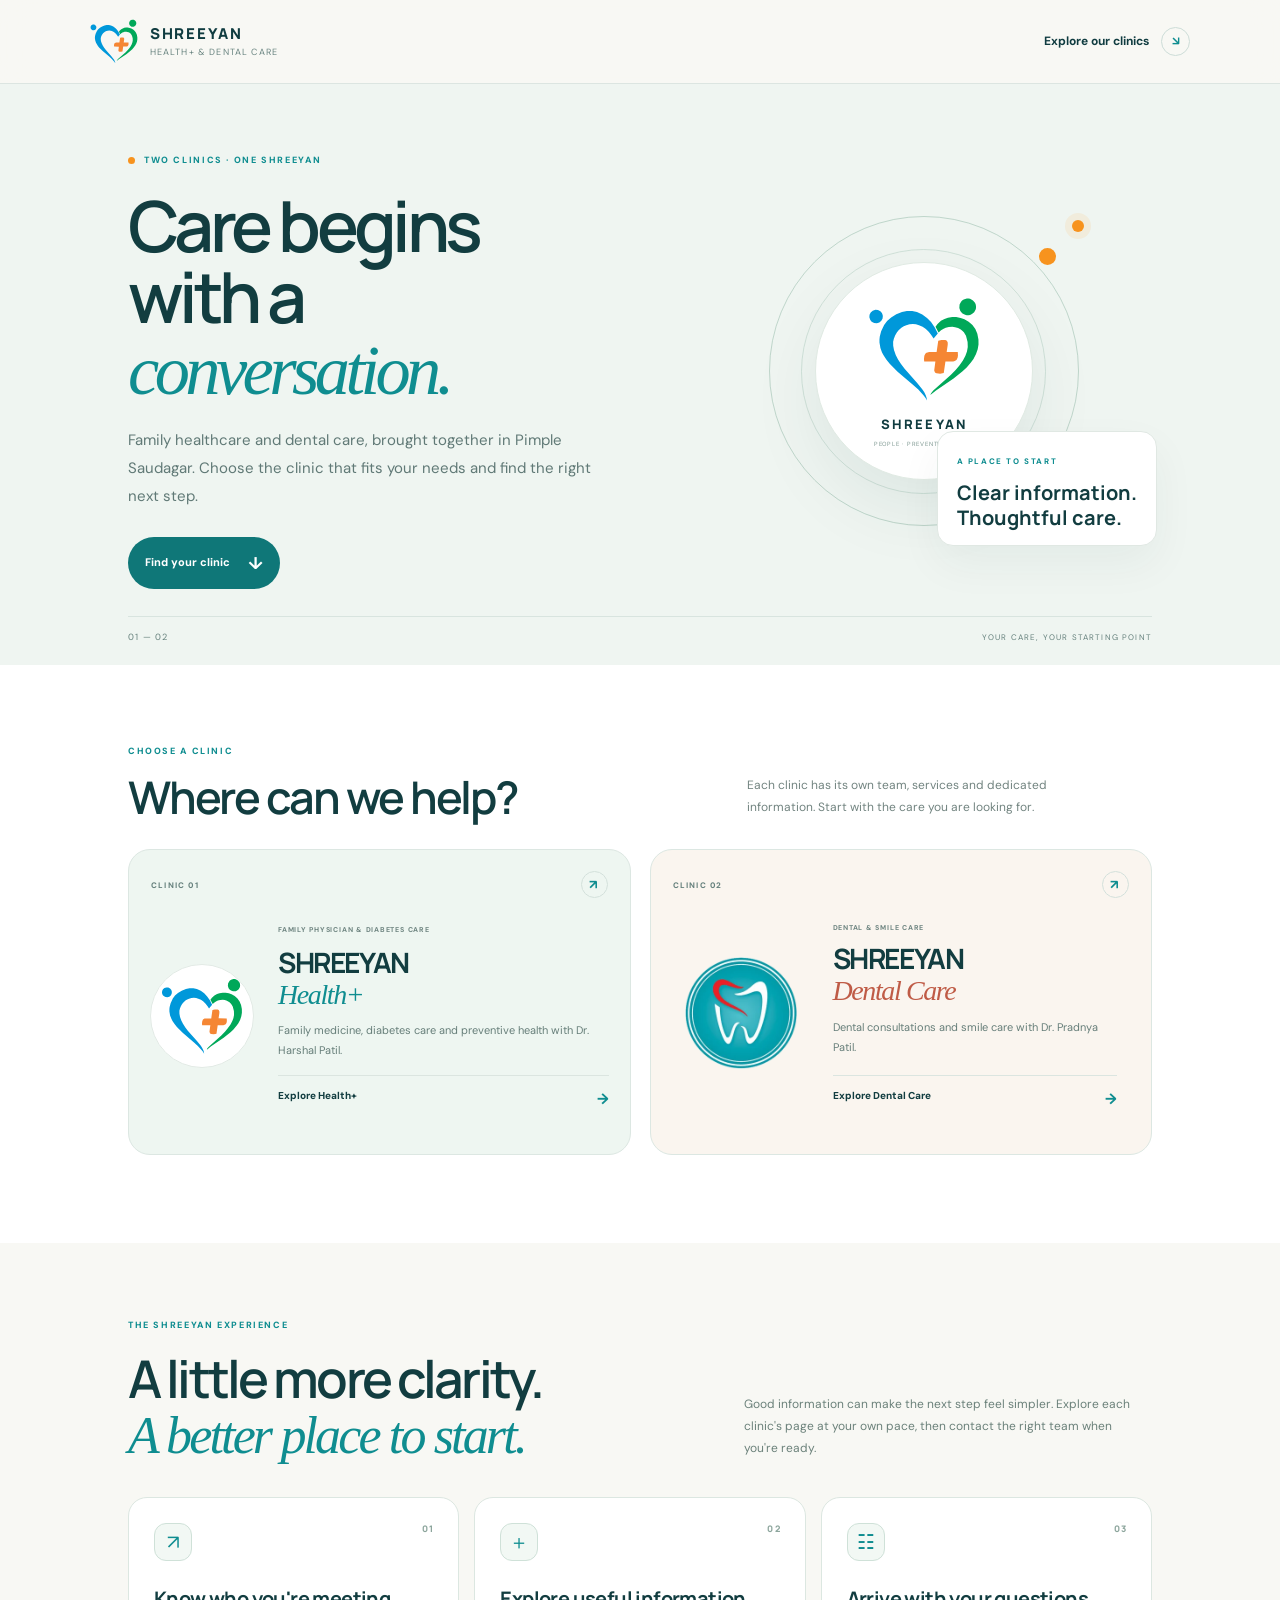
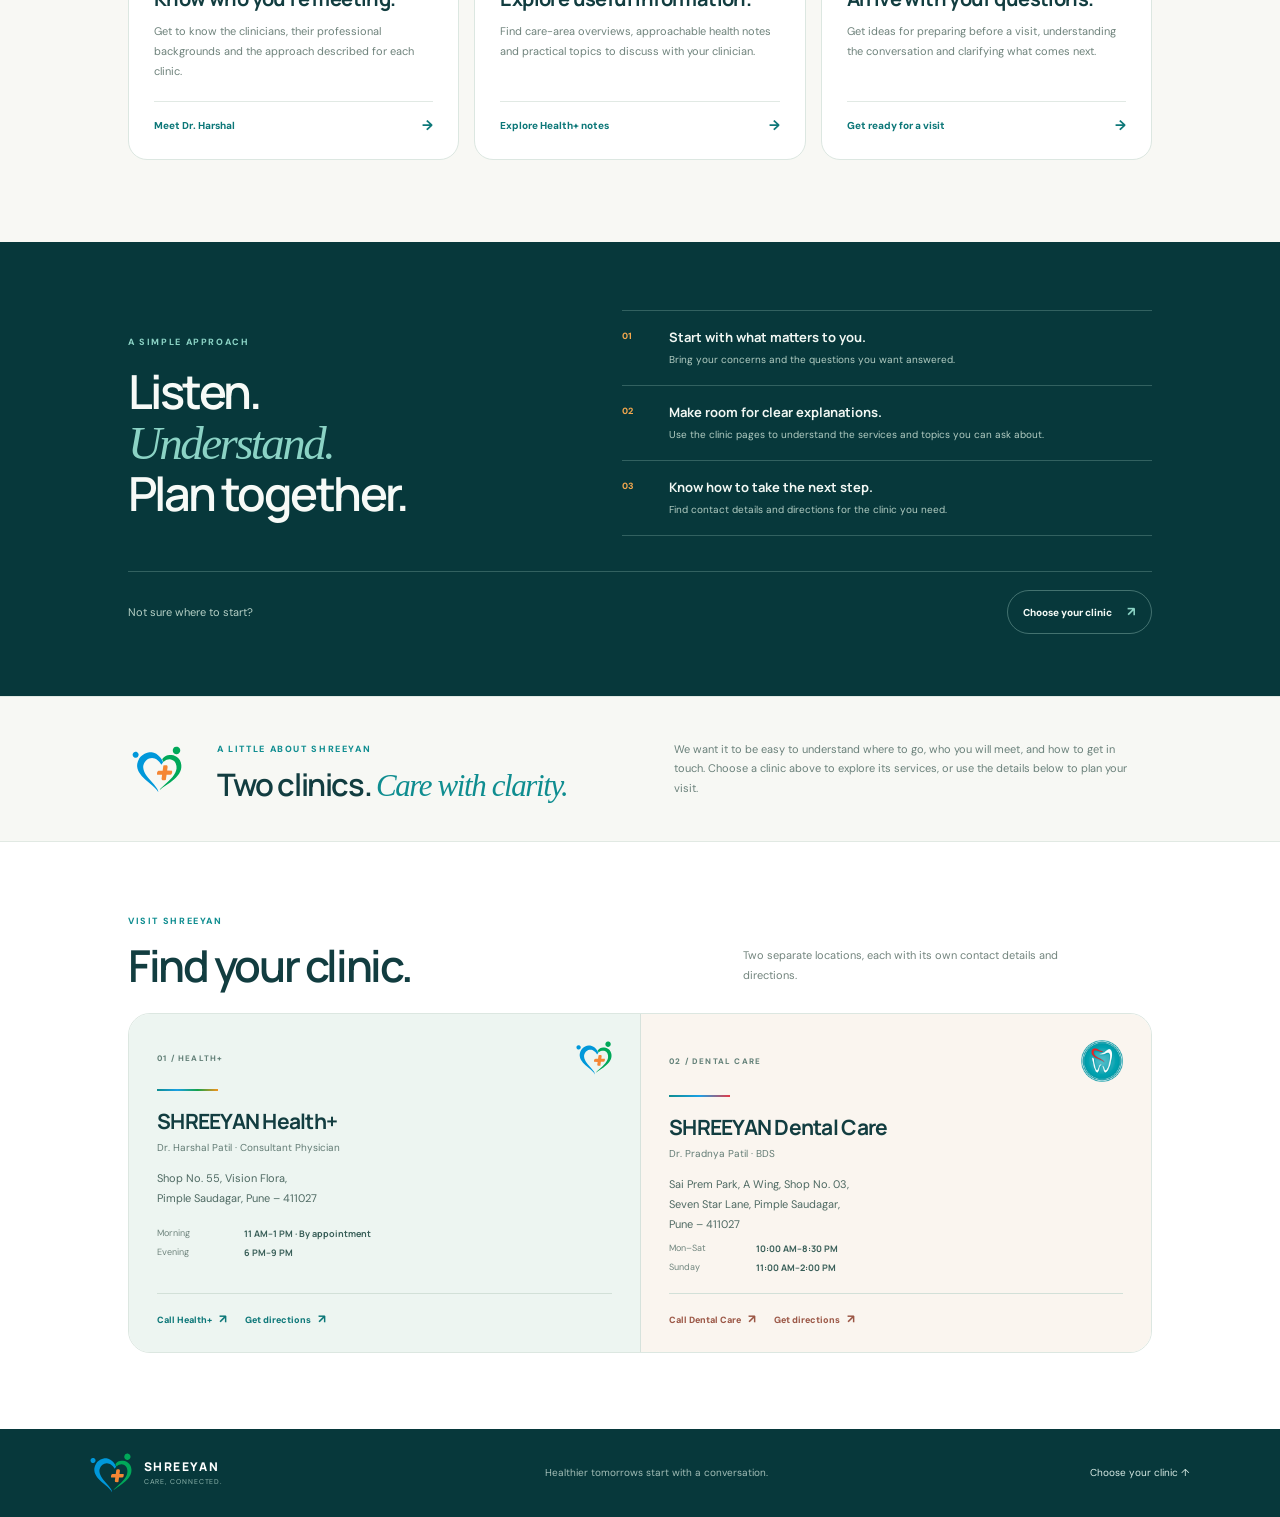
<file: index.html>
<!doctype html>
<html lang="en">
<head>
  <meta charset="utf-8">
  <meta name="viewport" content="width=device-width,initial-scale=1">
  <meta name="theme-color" content="#f8f8f4">
  <title>SHREEYAN — Your Care, Your Clinic</title>
  <meta name="description" content="Welcome to SHREEYAN. Explore Health+ with Dr. Harshal Patil or SHREEYAN Dental Care in Pimple Saudagar, Pune.">
  <link rel="icon" type="image/svg+xml" href="assets/shreeyan-health-heart.svg?v=20261122-transparent-brand">
  <link rel="preconnect" href="https://fonts.googleapis.com">
  <link rel="preconnect" href="https://fonts.gstatic.com" crossorigin>
  <link href="https://fonts.googleapis.com/css2?family=DM+Sans:wght@400;500;600;700&family=Manrope:wght@400;500;600;700;800&display=swap" rel="stylesheet">
  <link rel="stylesheet" href="styles.css?v=20261021-content-refresh">
  <!-- Google Analytics 4 -->
  <script async src="https://www.googletagmanager.com/gtag/js?id=G-0MR8PKG0XS"></script>
  <script>
    window.dataLayer = window.dataLayer || [];
    function gtag(){dataLayer.push(arguments);}
    gtag('js', new Date());
    gtag('config', 'G-0MR8PKG0XS');
    document.addEventListener('click', function(event) {
      var link = event.target.closest('a[href]');
      if (!link) return;
      var href = link.getAttribute('href') || '';
      var eventName = '';
      if (href.indexOf('wa.me/') !== -1 || href.indexOf('whatsapp.com/') !== -1) eventName = 'whatsapp_click';
      else if (href.indexOf('tel:') === 0) eventName = 'phone_click';
      else if (href.indexOf('google.com/maps') !== -1 || href.indexOf('maps.app.goo.gl') !== -1) eventName = 'directions_click';
      if (eventName) gtag('event', eventName, {link_url: href});
    });
  </script>
</head>
<body class="welcome-page">
  <header class="welcome-header">
    <a class="welcome-brand" href="index.html" aria-label="SHREEYAN home">
      <img src="assets/shreeyan-health-heart.svg?v=20261122-transparent-brand" alt="">
      <span><b>SHREEYAN</b><small>HEALTH+ &amp; DENTAL CARE</small></span>
    </a>
    <a class="welcome-header-link" href="#clinics">Explore our clinics <span aria-hidden="true">↘</span></a>
  </header>

  <main>
    <section class="welcome-hero">
      <div class="welcome-hero-copy">
        <div class="welcome-eyebrow"><span></span> TWO CLINICS · ONE SHREEYAN</div>
        <h1>Care begins<br>with a <em>conversation.</em></h1>
        <p>Family healthcare and dental care, brought together in Pimple Saudagar. Choose the clinic that fits your needs and find the right next step.</p>
        <a class="welcome-cta" href="#clinics">Find your clinic <span aria-hidden="true">↓</span></a>
      </div>
      <div class="welcome-art" aria-label="SHREEYAN abstract brand symbol">
        <div class="welcome-art-ring ring-a"></div><div class="welcome-art-ring ring-b"></div>
        <div class="welcome-art-logo">
          <img src="assets/shreeyan-health-heart.svg?v=20261122-transparent-brand" alt="">
          <span>SHREEYAN</span>
          <small>PEOPLE · PREVENTION · CARE</small>
        </div>
        <span class="welcome-art-dot" aria-hidden="true"></span>
        <div class="welcome-art-note"><small>A PLACE TO START</small><b>Clear information.<br>Thoughtful care.</b></div>
      </div>
      <div class="welcome-index">01 — 02 <span>YOUR CARE, YOUR STARTING POINT</span></div>
    </section>

    <section class="welcome-clinics" id="clinics">
      <div class="welcome-section-heading">
        <div><span class="welcome-kicker">CHOOSE A CLINIC</span><h2>Where can we help?</h2></div>
        <p>Each clinic has its own team, services and dedicated information. Start with the care you are looking for.</p>
      </div>
      <div class="welcome-clinic-grid">
        <a class="welcome-clinic-card health-option" href="health.html">
          <div class="welcome-card-top"><span>CLINIC 01</span><span class="welcome-card-arrow" aria-hidden="true">↗</span></div>
          <div class="welcome-symbol-wrap"><img src="assets/shreeyan-health-heart.svg?v=20261122-transparent-brand" alt=""></div>
          <div class="welcome-card-content">
            <div class="welcome-card-label">FAMILY PHYSICIAN &amp; DIABETES CARE</div>
            <h3>SHREEYAN<br><em>Health+</em></h3>
            <p>Family medicine, diabetes care and preventive health with Dr. Harshal Patil.</p>
            <div class="welcome-card-footer">Explore Health+ <span aria-hidden="true">→</span></div>
          </div>
        </a>
        <a class="welcome-clinic-card dental-option" href="dental.html">
          <div class="welcome-card-top"><span>CLINIC 02</span><span class="welcome-card-arrow" aria-hidden="true">↗</span></div>
          <div class="welcome-symbol-wrap dental-symbol-wrap"><img src="assets/shreeyan-dental-badge.webp?v=20261123-original-logo" alt=""></div>
          <div class="welcome-card-content">
            <div class="welcome-card-label">DENTAL &amp; SMILE CARE</div>
            <h3>SHREEYAN<br><em>Dental Care</em></h3>
            <p>Dental consultations and smile care with Dr. Pradnya Patil.</p>
            <div class="welcome-card-footer">Explore Dental Care <span aria-hidden="true">→</span></div>
          </div>
        </a>
      </div>
    </section>


    <section class="welcome-experience" aria-labelledby="welcome-experience-title">
      <div class="welcome-experience-heading">
        <span class="welcome-kicker">THE SHREEYAN EXPERIENCE</span>
        <h2 id="welcome-experience-title">A little more clarity.<br><em>A better place to start.</em></h2>
        <p>Good information can make the next step feel simpler. Explore each clinic's page at your own pace, then contact the right team when you're ready.</p>
      </div>
      <div class="welcome-experience-grid">
        <article>
          <span class="experience-number">01</span>
          <div class="experience-icon" aria-hidden="true">↗</div>
          <h3>Know who you're meeting.</h3>
          <p>Get to know the clinicians, their professional backgrounds and the approach described for each clinic.</p>
          <a href="health.html">Meet Dr. Harshal <span aria-hidden="true">→</span></a>
        </article>
        <article>
          <span class="experience-number">02</span>
          <div class="experience-icon" aria-hidden="true">＋</div>
          <h3>Explore useful information.</h3>
          <p>Find care-area overviews, approachable health notes and practical topics to discuss with your clinician.</p>
          <a href="health.html#snippets">Explore Health+ notes <span aria-hidden="true">→</span></a>
        </article>
        <article>
          <span class="experience-number">03</span>
          <div class="experience-icon" aria-hidden="true">☷</div>
          <h3>Arrive with your questions.</h3>
          <p>Get ideas for preparing before a visit, understanding the conversation and clarifying what comes next.</p>
          <a href="health.html#dialogue">Get ready for a visit <span aria-hidden="true">→</span></a>
        </article>
      </div>
    </section>

    <section class="welcome-principles" aria-label="The SHREEYAN approach">
      <div class="principles-title"><span class="welcome-kicker">A SIMPLE APPROACH</span><h2>Listen.<br><em>Understand.</em><br>Plan together.</h2></div>
      <div class="principles-list">
        <div><span>01</span><p><b>Start with what matters to you.</b><small>Bring your concerns and the questions you want answered.</small></p></div>
        <div><span>02</span><p><b>Make room for clear explanations.</b><small>Use the clinic pages to understand the services and topics you can ask about.</small></p></div>
        <div><span>03</span><p><b>Know how to take the next step.</b><small>Find contact details and directions for the clinic you need.</small></p></div>
      </div>
      <div class="principles-action"><span>Not sure where to start?</span><a href="#clinics">Choose your clinic <span aria-hidden="true">↗</span></a></div>
    </section>

    <section class="welcome-about" aria-labelledby="welcome-about-title">
      <div class="welcome-about-mark" aria-hidden="true"><img src="assets/shreeyan-health-heart.svg?v=20261122-transparent-brand" alt=""></div>
      <div>
        <span class="welcome-kicker">A LITTLE ABOUT SHREEYAN</span>
        <h2 id="welcome-about-title">Two clinics. <em>Care with clarity.</em></h2>
      </div>
      <p>We want it to be easy to understand where to go, who you will meet, and how to get in touch. Choose a clinic above to explore its services, or use the details below to plan your visit.</p>
    </section>

    <section class="welcome-locations" id="visit">
      <div class="welcome-location-heading">
        <div><span class="welcome-kicker">VISIT SHREEYAN</span><h2>Find your clinic.</h2></div>
        <p>Two separate locations, each with its own contact details and directions.</p>
      </div>
      <div class="welcome-location-grid">
        <article class="welcome-location-card welcome-location-health">
          <div class="welcome-location-top"><span>01 / HEALTH+</span><img src="assets/shreeyan-health-heart.svg?v=20261122-transparent-brand" alt=""></div>
          <div class="welcome-location-rule"></div>
          <h3>SHREEYAN Health+</h3>
          <p class="welcome-location-doctor">Dr. Harshal Patil · Consultant Physician</p>
          <address>Shop No. 55, Vision Flora,<br>Pimple Saudagar, Pune – 411027</address>
          <div class="welcome-hours">
            <span>Morning</span><b>11 AM–1 PM · By appointment</b>
            <span>Evening</span><b>6 PM–9 PM</b>
          </div>
          <div class="welcome-location-actions">
            <a href="tel:9779665055">Call Health+ <span aria-hidden="true">↗</span></a>
            <a href="https://www.google.com/maps/search/?api=1&amp;query=Shop%20No.%2055%20Vision%20Flora%20Pimple%20Saudagar%20Pune%20411027" target="_blank" rel="noopener">Get directions <span aria-hidden="true">↗</span></a>
          </div>
        </article>
        <article class="welcome-location-card welcome-location-dental">
          <div class="welcome-location-top"><span>02 / DENTAL CARE</span><img src="assets/shreeyan-dental-badge.webp?v=20261123-original-logo" alt=""></div>
          <div class="welcome-location-rule"></div>
          <h3>SHREEYAN Dental Care</h3>
          <p class="welcome-location-doctor">Dr. Pradnya Patil · BDS</p>
          <address>Sai Prem Park, A Wing, Shop No. 03,<br>Seven Star Lane, Pimple Saudagar,<br>Pune – 411027</address>
          <div class="welcome-hours">
            <span>Mon–Sat</span><b>10:00 AM–8:30 PM</b>
            <span>Sunday</span><b>11:00 AM–2:00 PM</b>
          </div>
          <div class="welcome-location-actions">
            <a href="tel:9156969311">Call Dental Care <span aria-hidden="true">↗</span></a>
            <a href="https://www.google.com/maps/search/?api=1&amp;query=Sai%20Prem%20Park%20A%20Wing%20Shop%2003%20Seven%20Star%20Lane%20Pimple%20Saudagar%20Pune%20411027" target="_blank" rel="noopener">Get directions <span aria-hidden="true">↗</span></a>
          </div>
        </article>
      </div>
    </section>
  </main>

  <footer class="welcome-footer">
    <a class="welcome-brand footer-brand-mini" href="index.html"><img src="assets/shreeyan-health-heart.svg?v=20261122-transparent-brand" alt=""><span><b>SHREEYAN</b><small>CARE, CONNECTED.</small></span></a>
    <span>Healthier tomorrows start with a conversation.</span>
    <a href="#clinics">Choose your clinic ↑</a>
  </footer>
  <script src="app.js"></script>
</body>
</html>
</file>
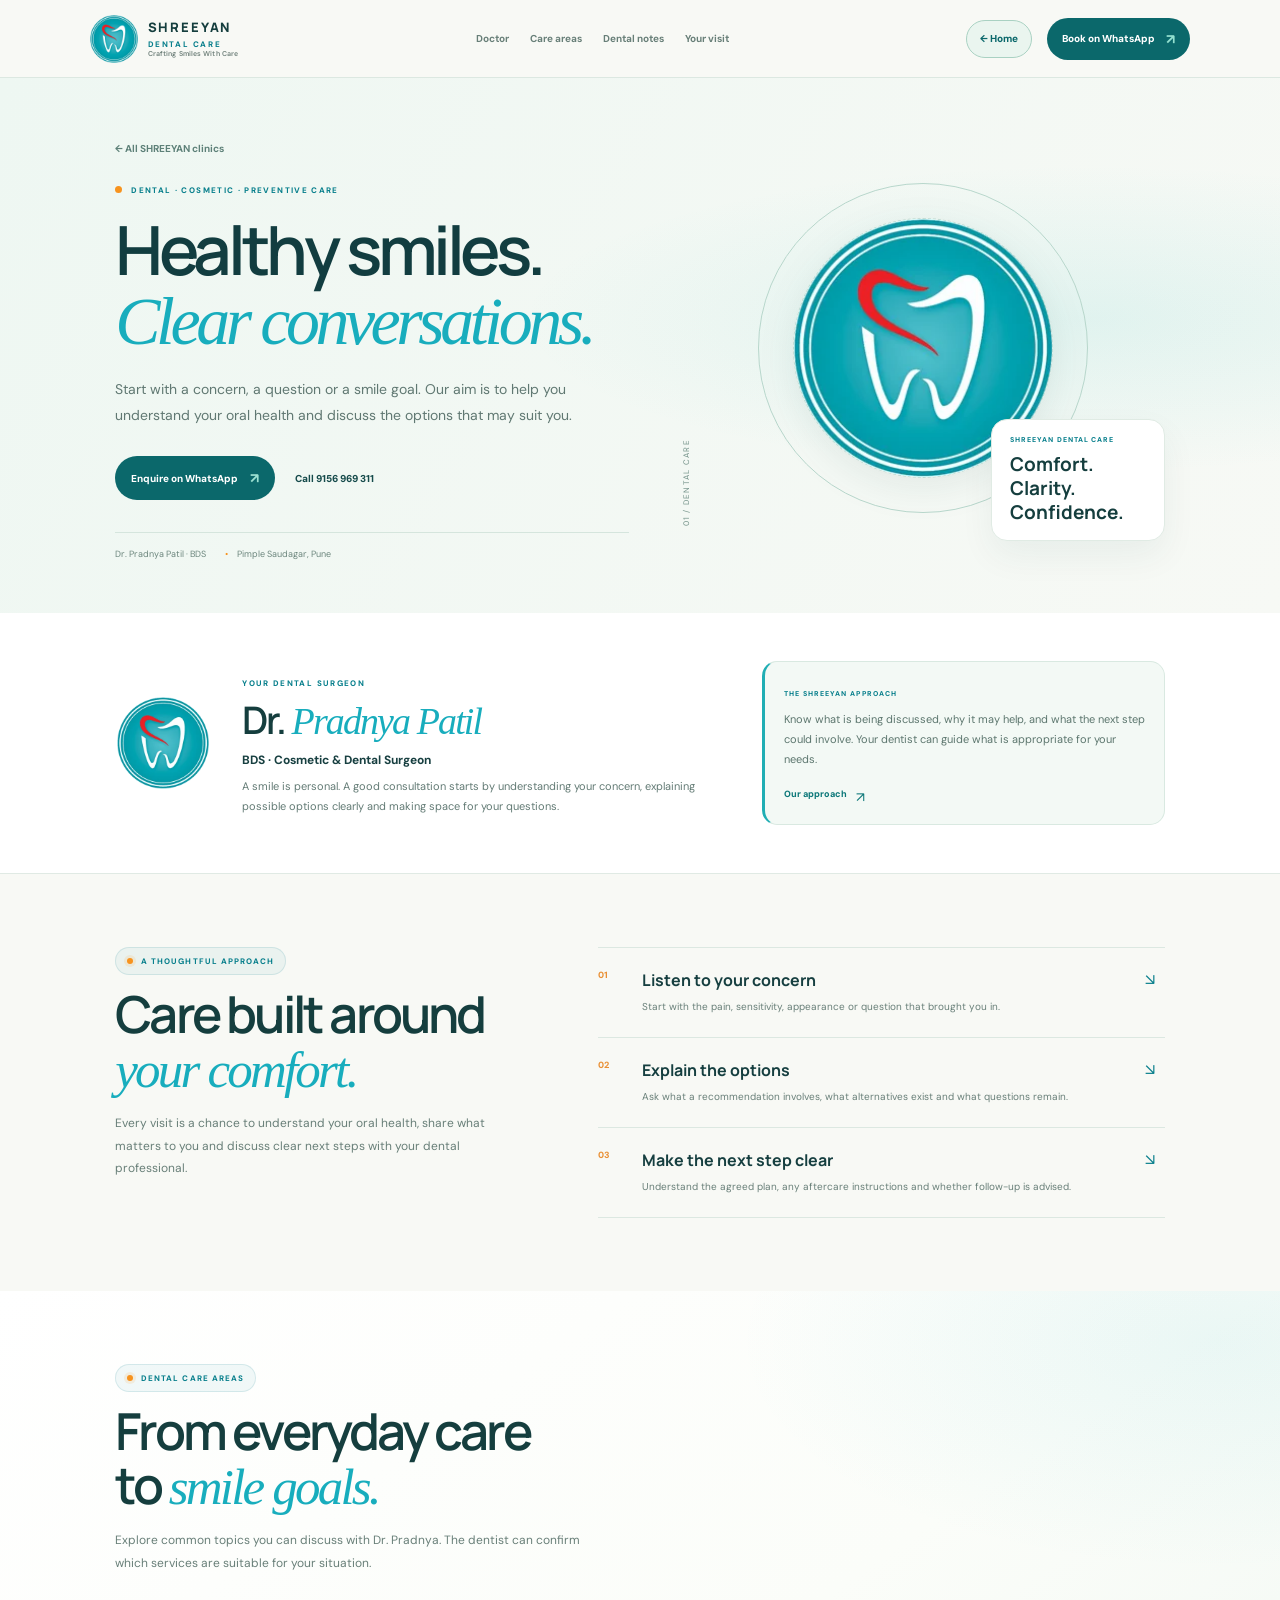
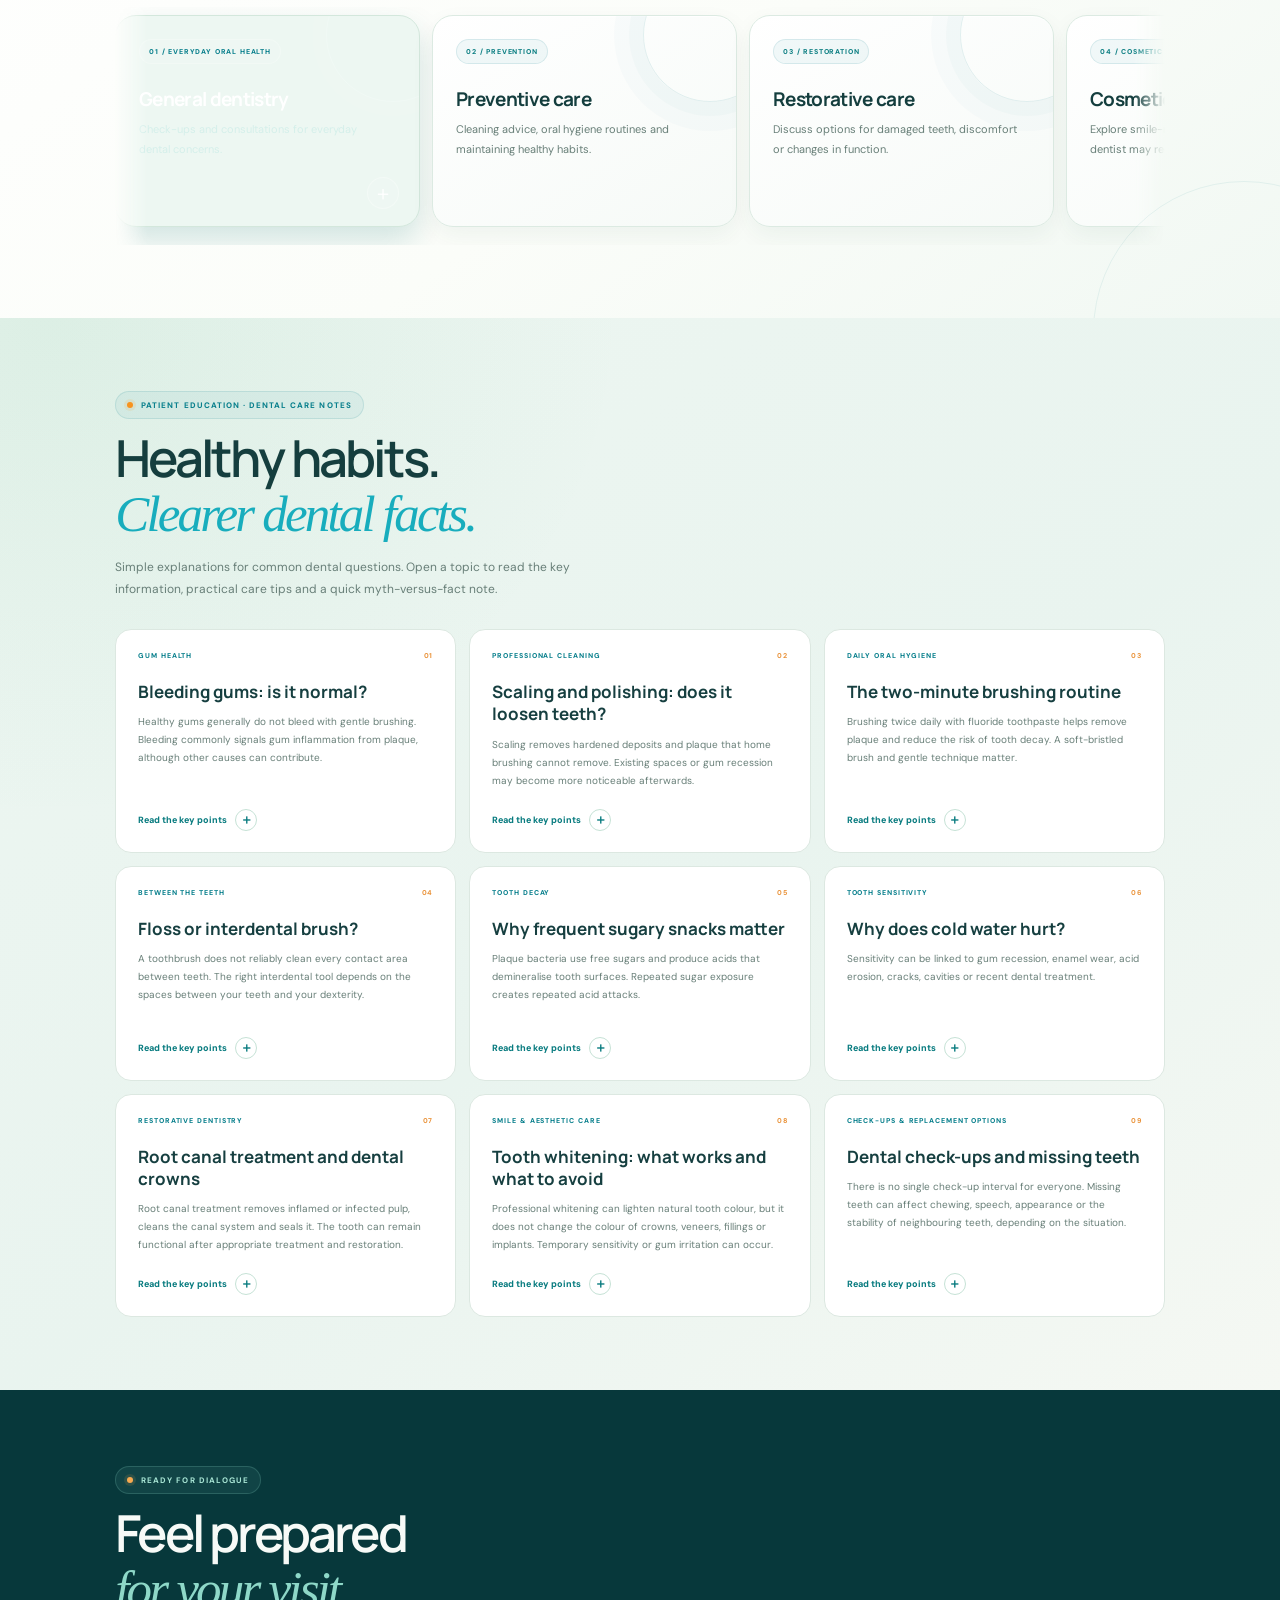
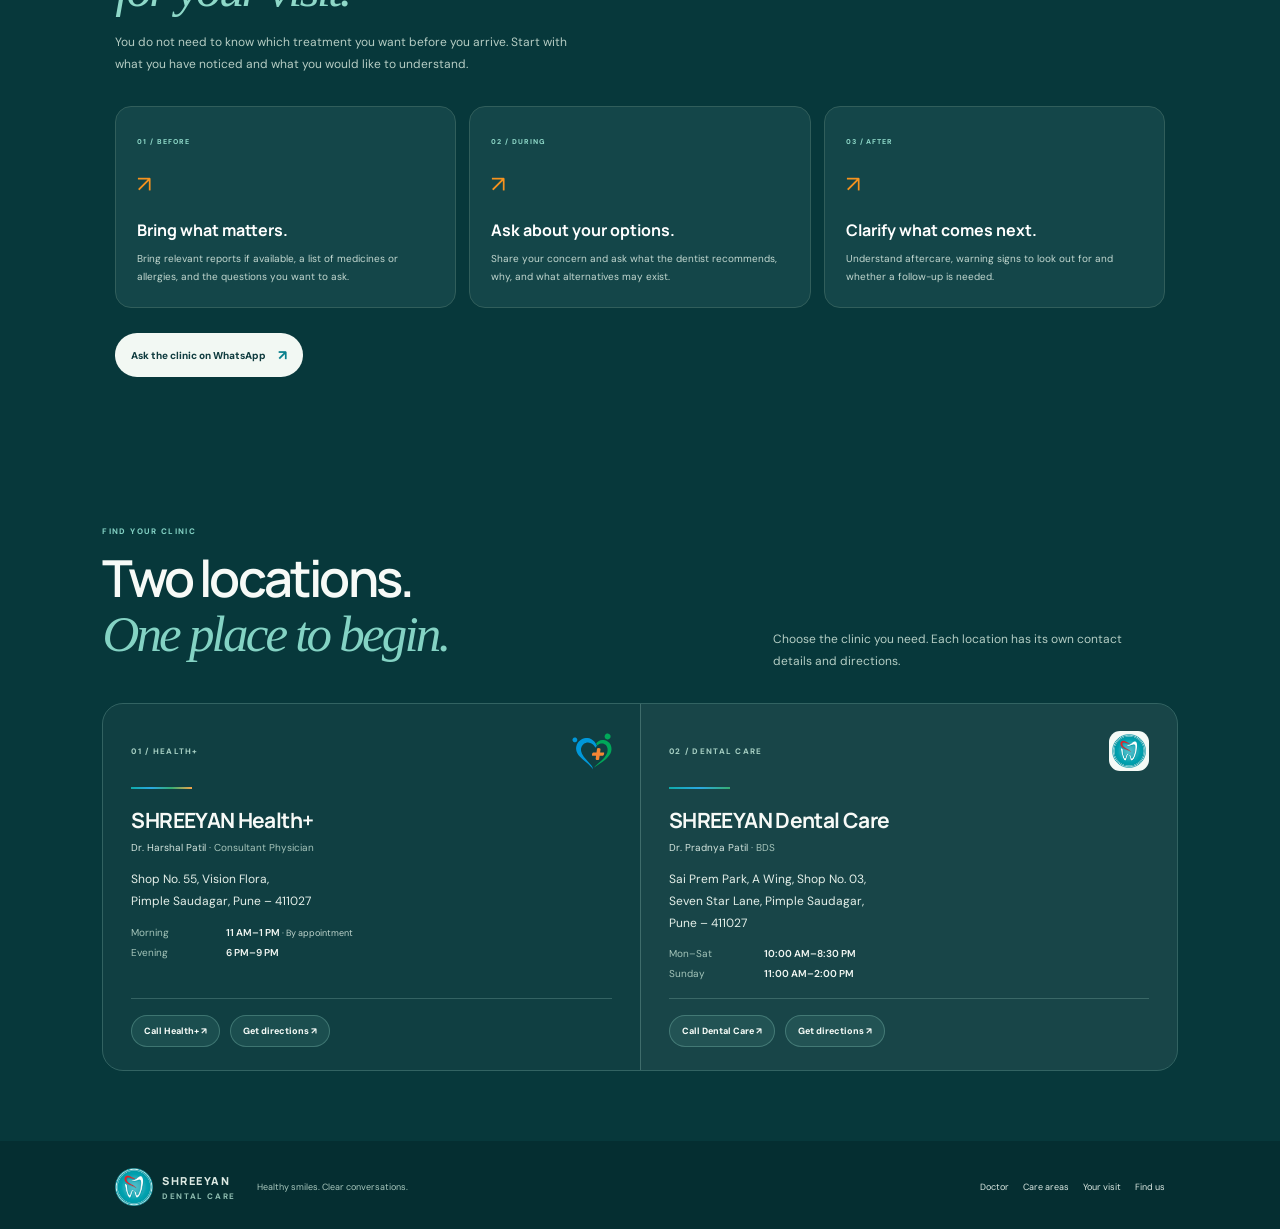
<file: dental.html>
<!doctype html>
<html lang="en">
<head>
<meta charset="utf-8">
<meta name="viewport" content="width=device-width, initial-scale=1">
<meta name="theme-color" content="#07383b">
<title>SHREEYAN Dental Care | Dr. Pradnya Patil</title>
<meta name="description" content="SHREEYAN Dental Care with Dr. Pradnya Patil, BDS, Cosmetic & Dental Surgeon in Pimple Saudagar, Pune.">
<link rel="icon" type="image/svg+xml" href="assets/shreeyan-dental-badge.webp?v=20261123-original-logo">
<link rel="preconnect" href="https://fonts.googleapis.com">
<link rel="preconnect" href="https://fonts.gstatic.com" crossorigin>
<link href="https://fonts.googleapis.com/css2?family=DM+Sans:wght@400;500;600;700;800&family=Manrope:wght@400;500;600;700;800&display=swap" rel="stylesheet">
<link rel="stylesheet" href="dental.css?v=20261021-premium-cards">
  <!-- Google Analytics 4 -->
  <script async src="https://www.googletagmanager.com/gtag/js?id=G-0MR8PKG0XS"></script>
  <script>
    window.dataLayer = window.dataLayer || [];
    function gtag(){dataLayer.push(arguments);}
    gtag('js', new Date());
    gtag('config', 'G-0MR8PKG0XS');
    document.addEventListener('click', function(event) {
      var link = event.target.closest('a[href]');
      if (!link) return;
      var href = link.getAttribute('href') || '';
      var eventName = '';
      if (href.indexOf('wa.me/') !== -1 || href.indexOf('whatsapp.com/') !== -1) eventName = 'whatsapp_click';
      else if (href.indexOf('tel:') === 0) eventName = 'phone_click';
      else if (href.indexOf('google.com/maps') !== -1 || href.indexOf('maps.app.goo.gl') !== -1) eventName = 'directions_click';
      if (eventName) gtag('event', eventName, {link_url: href});
    });
  </script>
</head>
<body class="dental-site">
<header class="d-header">
  <a class="d-brand" href="dental.html"><img src="assets/shreeyan-dental-badge.webp?v=20261123-original-logo" alt=""><span class="d-brand-copy"><b>SHREEYAN</b><small>DENTAL CARE</small><small class="d-brand-tagline">Crafting Smiles With Care</small></span></a>
  <nav aria-label="Main navigation"><a href="#doctor">Doctor</a><a href="#care">Care areas</a><a href="#notes">Dental notes</a><a href="#dialogue">Your visit</a></nav>
  <a class="d-home-cta" href="index.html" aria-label="Back to SHREEYAN home" style="display:inline-flex!important;visibility:visible!important;opacity:1!important;align-items:center;justify-content:center;min-height:38px;padding:10px 13px;border:1px solid #a9d1c2;border-radius:999px;color:#0b686b;background:#eaf5ef;font:800 10px 'DM Sans',Arial,sans-serif;white-space:nowrap;text-decoration:none;position:relative;z-index:5">← Home</a>
  <a class="d-head-cta" href="https://wa.me/919156969311?text=Hello%20SHREEYAN%20Dental%20Care%2C%20I%27d%20like%20to%20enquire%20about%20a%20visit." target="_blank" rel="noopener">Book on WhatsApp <span>↗</span></a>
</header>
<main>
  <section class="d-hero">
    <div class="d-hero-copy">
      <a class="d-back" href="index.html">← All SHREEYAN clinics</a>
      <div class="d-eyebrow"><span></span> DENTAL · COSMETIC · PREVENTIVE CARE</div>
      <h1>Healthy smiles.<br><em>Clear conversations.</em></h1>
      <p>Start with a concern, a question or a smile goal. Our aim is to help you understand your oral health and discuss the options that may suit you.</p>
      <div class="d-actions"><a class="d-button" href="https://wa.me/919156969311?text=Hello%20SHREEYAN%20Dental%20Care%2C%20I%27d%20like%20to%20enquire%20about%20a%20visit." target="_blank" rel="noopener">Enquire on WhatsApp <span>↗</span></a><a class="d-phone" href="tel:9156969311">Call 9156 969 311</a></div>
      <div class="d-hero-meta"><span>Dr. Pradnya Patil · BDS</span><span>Pimple Saudagar, Pune</span></div>
    </div>
    <div class="d-hero-art" aria-label="SHREEYAN Dental Care logo">
      <div class="d-orbit d-orbit-one"></div><div class="d-orbit d-orbit-two"></div>
      <div class="d-logo-disc"><img src="assets/shreeyan-dental-badge.webp?v=20261123-original-logo" alt="SHREEYAN Dental Care tooth mark"></div>
      <div class="d-art-note"><small>SHREEYAN DENTAL CARE</small><b>Comfort.<br>Clarity.<br>Confidence.</b></div>
      <span class="d-art-index">01 / DENTAL CARE</span>
    </div>
  </section>

  <section class="d-doctor" id="doctor">
    <div class="d-doctor-mark"><img src="assets/shreeyan-dental-badge.webp?v=20261123-original-logo" alt=""></div>
    <div class="d-doctor-copy"><span class="d-kicker">YOUR DENTAL SURGEON</span><h2>Dr. <em>Pradnya Patil</em></h2><p class="d-role">BDS · Cosmetic &amp; Dental Surgeon</p><p>A smile is personal. A good consultation starts by understanding your concern, explaining possible options clearly and making space for your questions.</p></div>
    <aside class="d-doctor-note"><span>THE SHREEYAN APPROACH</span><p>Know what is being discussed, why it may help, and what the next step could involve. Your dentist can guide what is appropriate for your needs.</p><a href="#approach">Our approach <b>↗</b></a></aside>
  </section>

  <section class="d-section d-approach" id="approach">
    <div class="d-section-intro"><span class="d-kicker">A THOUGHTFUL APPROACH</span><h2>Care built around<br><em>your comfort.</em></h2><p>Every visit is a chance to understand your oral health, share what matters to you and discuss clear next steps with your dental professional.</p></div>
    <div class="d-approach-list">
      <article><span>01</span><div><h3>Listen to your concern</h3><p>Start with the pain, sensitivity, appearance or question that brought you in.</p></div><b>↘</b></article>
      <article><span>02</span><div><h3>Explain the options</h3><p>Ask what a recommendation involves, what alternatives exist and what questions remain.</p></div><b>↘</b></article>
      <article><span>03</span><div><h3>Make the next step clear</h3><p>Understand the agreed plan, any aftercare instructions and whether follow-up is advised.</p></div><b>↘</b></article>
    </div>
  </section>

  <section class="d-section d-care" id="care">
    <div class="d-section-intro"><span class="d-kicker">DENTAL CARE AREAS</span><h2>From everyday care<br>to <em>smile goals.</em></h2><p>Explore common topics you can discuss with Dr. Pradnya. The dentist can confirm which services are suitable for your situation.</p></div>
    <div class="d-care-marquee" role="region" aria-label="Dental care areas moving horizontally">
      <div class="d-care-track">
        <div class="d-care-group">
          <article class="d-care-feature"><span>01 / EVERYDAY ORAL HEALTH</span><h3>General dentistry</h3><p>Check-ups and consultations for everyday dental concerns.</p><i>＋</i></article>
          <article><span>02 / PREVENTION</span><h3>Preventive care</h3><p>Cleaning advice, oral hygiene routines and maintaining healthy habits.</p></article>
          <article><span>03 / RESTORATION</span><h3>Restorative care</h3><p>Discuss options for damaged teeth, discomfort or changes in function.</p></article>
          <article><span>04 / COSMETIC GOALS</span><h3>Cosmetic dentistry</h3><p>Explore smile-related concerns and options a dentist may recommend.</p></article>
        </div>
        <div class="d-care-group" aria-hidden="true" inert>
          <article class="d-care-feature"><span>01 / EVERYDAY ORAL HEALTH</span><h3>General dentistry</h3><p>Check-ups and consultations for everyday dental concerns.</p><i>＋</i></article>
          <article><span>02 / PREVENTION</span><h3>Preventive care</h3><p>Cleaning advice, oral hygiene routines and maintaining healthy habits.</p></article>
          <article><span>03 / RESTORATION</span><h3>Restorative care</h3><p>Discuss options for damaged teeth, discomfort or changes in function.</p></article>
          <article><span>04 / COSMETIC GOALS</span><h3>Cosmetic dentistry</h3><p>Explore smile-related concerns and options a dentist may recommend.</p></article>
        </div>
      </div>
    </div>
    
  </section>

  <section class="d-section d-notes" id="notes">
    <div class="d-section-intro">
      <span class="d-kicker">PATIENT EDUCATION · DENTAL CARE NOTES</span>
      <h2>Healthy habits.<br><em>Clearer dental facts.</em></h2>
      <p>Simple explanations for common dental questions. Open a topic to read the key information, practical care tips and a quick myth-versus-fact note.</p>
    </div>
    <div class="d-note-grid d-education-grid">
      <article class="d-education-card">
        <div><span>GUM HEALTH</span><b>01</b></div>
        <h3>Bleeding gums: is it normal?</h3>
        <p>Healthy gums generally do not bleed with gentle brushing. Bleeding commonly signals gum inflammation from plaque, although other causes can contribute.</p>
        <details class="education-details"><summary>Read the key points</summary><div class="education-detail-body">
          <p>Gingivitis can often be improved with effective plaque control and professional care. Periodontitis can affect the tissues and bone supporting teeth.</p>
          <p><b>Practical:</b> Brush gently twice daily with fluoride toothpaste and clean between teeth. Arrange a dental examination if bleeding continues, gums swell or bad breath persists.</p>
          <p class="education-fact"><b>MYTH:</b> “Bleeding means I should avoid brushing there.” <b>FACT:</b> gentle, effective cleaning helps control plaque-related inflammation.</p>
        </div></details>
      </article>

      <article class="d-education-card">
        <div><span>PROFESSIONAL CLEANING</span><b>02</b></div>
        <h3>Scaling and polishing: does it loosen teeth?</h3>
        <p>Scaling removes hardened deposits and plaque that home brushing cannot remove. Existing spaces or gum recession may become more noticeable afterwards.</p>
        <details class="education-details"><summary>Read the key points</summary><div class="education-detail-body">
          <p>After deposits are removed, pre-existing spaces, recession or tooth mobility may be easier to notice. This can create the impression that cleaning caused the change.</p>
          <p><b>Practical:</b> Follow the cleaning interval advised after an examination and maintain daily brushing and interdental cleaning. Advanced gum disease may need more than routine polishing.</p>
          <p class="education-fact"><b>MYTH:</b> “Scaling creates gaps between teeth.” <b>FACT:</b> it removes deposits that may have been occupying spaces; gum disease may already have caused tissue changes.</p>
        </div></details>
      </article>

      <article class="d-education-card">
        <div><span>DAILY ORAL HYGIENE</span><b>03</b></div>
        <h3>The two-minute brushing routine</h3>
        <p>Brushing twice daily with fluoride toothpaste helps remove plaque and reduce the risk of tooth decay. A soft-bristled brush and gentle technique matter.</p>
        <details class="education-details"><summary>Read the key points</summary><div class="education-detail-body">
          <p>Clean the outer, inner and chewing surfaces, as well as the gumline. Brushing harder does not mean cleaning better and can contribute to abrasion or gum recession.</p>
          <p><b>Practical:</b> Brush for about two minutes twice a day, replace a frayed brush and avoid forceful scrubbing. Follow age-appropriate toothpaste advice for children.</p>
          <p class="education-fact"><b>MYTH:</b> “Hard brushing removes more stains.” <b>FACT:</b> technique and fluoride matter more than force.</p>
        </div></details>
      </article>

      <article class="d-education-card">
        <div><span>BETWEEN THE TEETH</span><b>04</b></div>
        <h3>Floss or interdental brush?</h3>
        <p>A toothbrush does not reliably clean every contact area between teeth. The right interdental tool depends on the spaces between your teeth and your dexterity.</p>
        <details class="education-details"><summary>Read the key points</summary><div class="education-detail-body">
          <p>Floss may suit tight contacts. Correctly sized interdental brushes may work better in open spaces, periodontal pockets or around some restorations.</p>
          <p><b>Practical:</b> Ask your dentist to demonstrate the correct size and technique. Clean between your teeth daily, but do not force a brush into a tight space or snap floss into the gums.</p>
          <p class="education-fact"><b>MYTH:</b> “Flossing is only for food stuck between teeth.” <b>FACT:</b> interdental cleaning removes plaque from areas a toothbrush may miss.</p>
        </div></details>
      </article>

      <article class="d-education-card">
        <div><span>TOOTH DECAY</span><b>05</b></div>
        <h3>Why frequent sugary snacks matter</h3>
        <p>Plaque bacteria use free sugars and produce acids that demineralise tooth surfaces. Repeated sugar exposure creates repeated acid attacks.</p>
        <details class="education-details"><summary>Read the key points</summary><div class="education-detail-body">
          <p>Frequency matters as well as the total amount. Sweetened tea, juice, biscuits and frequent snacks can all contribute to repeated sugar exposure.</p>
          <p><b>Practical:</b> Keep sugary foods and drinks to mealtimes where possible, drink water between meals and use fluoride toothpaste. Attend dental reviews based on your individual risk.</p>
          <p class="education-fact"><b>MYTH:</b> “Only sweets cause cavities.” <b>FACT:</b> frequent exposure to free sugars in drinks and everyday snacks contributes too.</p>
        </div></details>
      </article>

      <article class="d-education-card">
        <div><span>TOOTH SENSITIVITY</span><b>06</b></div>
        <h3>Why does cold water hurt?</h3>
        <p>Sensitivity can be linked to gum recession, enamel wear, acid erosion, cracks, cavities or recent dental treatment.</p>
        <details class="education-details"><summary>Read the key points</summary><div class="education-detail-body">
          <p>A brief sharp response to cold is different from spontaneous, lingering or night-time pain, which may suggest a deeper problem and needs assessment.</p>
          <p><b>Practical:</b> Use a soft brush and ask your dentist about desensitising fluoride toothpaste. Reduce frequent acidic drinks and do not brush immediately after acidic exposure. Avoid applying aspirin, clove oil or undiluted chemicals directly to teeth.</p>
          <p class="education-fact"><b>MYTH:</b> “Sensitivity is always harmless.” <b>FACT:</b> it can sometimes be an early sign of decay, cracks or deeper dental disease.</p>
        </div></details>
      </article>

      <article class="d-education-card">
        <div><span>RESTORATIVE DENTISTRY</span><b>07</b></div>
        <h3>Root canal treatment and dental crowns</h3>
        <p>Root canal treatment removes inflamed or infected pulp, cleans the canal system and seals it. The tooth can remain functional after appropriate treatment and restoration.</p>
        <details class="education-details"><summary>Read the key points</summary><div class="education-detail-body">
          <p>A tooth may need a crown or other protective restoration depending on its type, remaining structure and fracture risk. Not every tooth needs the same restoration.</p>
          <p><b>Practical:</b> Complete the recommended permanent restoration and follow-up. Ask your dentist to explain the alternatives, expected maintenance and limitations. Antibiotics alone cannot cure an infected root canal.</p>
          <p class="education-fact"><b>MYTH:</b> “Root canal treatment makes a tooth useless.” <b>FACT:</b> it can preserve a natural tooth and its function when appropriately treated and restored.</p>
        </div></details>
      </article>

      <article class="d-education-card">
        <div><span>SMILE &amp; AESTHETIC CARE</span><b>08</b></div>
        <h3>Tooth whitening: what works and what to avoid</h3>
        <p>Professional whitening can lighten natural tooth colour, but it does not change the colour of crowns, veneers, fillings or implants. Temporary sensitivity or gum irritation can occur.</p>
        <details class="education-details"><summary>Read the key points</summary><div class="education-detail-body">
          <p>Suitability depends on gum health, cavities, existing restorations, pregnancy status and the cause of discolouration. Abrasive powders and acidic home remedies may wear enamel or increase sensitivity.</p>
          <p><b>Practical:</b> Have the cause of staining assessed and discuss dentist-supervised options. Avoid household bleach, lemon, charcoal powders and unregulated whitening kits.</p>
          <p class="education-fact"><b>MYTH:</b> “Natural ingredients are always gentle.” <b>FACT:</b> acids and abrasives can damage teeth.</p>
        </div></details>
      </article>

      <article class="d-education-card">
        <div><span>CHECK-UPS &amp; REPLACEMENT OPTIONS</span><b>09</b></div>
        <h3>Dental check-ups and missing teeth</h3>
        <p>There is no single check-up interval for everyone. Missing teeth can affect chewing, speech, appearance or the stability of neighbouring teeth, depending on the situation.</p>
        <details class="education-details"><summary>Read the key points</summary><div class="education-detail-body">
          <p>Dental review frequency depends on cavity risk, gum health, tobacco use, medical conditions and previous dental problems. A comprehensive examination may assess teeth, gums, bite and oral tissues; X-rays are selected when clinically justified.</p>
          <p><b>Practical:</b> Ask for a personalised recall plan. Options for missing teeth may include bridges, implants, removable dentures or monitoring, depending on your needs. Implants also require ongoing maintenance.</p>
          <p class="education-fact"><b>MYTH:</b> “I only need a dentist when a tooth hurts.” <b>FACT:</b> early cavities and gum disease may be painless.</p>
        </div></details>
      </article>
    </div>
    
  </section>

  <section class="d-dialogue" id="dialogue">
    <div class="d-section-intro"><span class="d-kicker">READY FOR DIALOGUE</span><h2>Feel prepared<br><em>for your visit.</em></h2><p>You do not need to know which treatment you want before you arrive. Start with what you have noticed and what you would like to understand.</p></div>
    <div class="d-dialogue-grid">
      <article><span>01 / BEFORE</span><div class="d-dialogue-icon">↗</div><h3>Bring what matters.</h3><p>Bring relevant reports if available, a list of medicines or allergies, and the questions you want to ask.</p></article>
      <article><span>02 / DURING</span><div class="d-dialogue-icon">↗</div><h3>Ask about your options.</h3><p>Share your concern and ask what the dentist recommends, why, and what alternatives may exist.</p></article>
      <article><span>03 / AFTER</span><div class="d-dialogue-icon">↗</div><h3>Clarify what comes next.</h3><p>Understand aftercare, warning signs to look out for and whether a follow-up is needed.</p></article>
    </div>
    <a class="d-button d-button-light" href="https://wa.me/919156969311?text=Hello%20SHREEYAN%20Dental%20Care%2C%20I%20have%20a%20question%20about%20a%20visit." target="_blank" rel="noopener">Ask the clinic on WhatsApp <span>↗</span></a>
  </section>

  <section class="d-locations" id="clinic-locations">
    <div class="d-locations-head"><div><span class="d-kicker">FIND YOUR CLINIC</span><h2>Two locations.<br><em>One place to begin.</em></h2></div><p>Choose the clinic you need. Each location has its own contact details and directions.</p></div>
    <div class="d-location-grid">
      <article class="d-location-card d-location-health"><div class="d-location-top"><span>01 / HEALTH+</span><img src="assets/shreeyan-health-heart.svg?v=20261122-transparent-brand" alt=""></div><div class="d-location-rule"></div><h3>SHREEYAN Health+</h3><p class="d-location-doctor">Dr. Harshal Patil <span>· Consultant Physician</span></p><address>Shop No. 55, Vision Flora,<br>Pimple Saudagar, Pune – 411027</address><div class="d-hours"><div><span>Morning</span><b>11 AM–1 PM <small>· By appointment</small></b></div><div><span>Evening</span><b>6 PM–9 PM</b></div></div><div class="d-location-actions"><a href="tel:9779665055">Call Health+ ↗</a><a href="https://www.google.com/maps/search/?api=1&amp;query=Shop%20No.%2055%20Vision%20Flora%20Pimple%20Saudagar%20Pune%20411027" target="_blank" rel="noopener">Get directions ↗</a></div></article>
      <article class="d-location-card d-location-dental"><div class="d-location-top"><span>02 / DENTAL CARE</span><img src="assets/shreeyan-dental-badge.webp?v=20261123-original-logo" alt=""></div><div class="d-location-rule"></div><h3>SHREEYAN Dental Care</h3><p class="d-location-doctor">Dr. Pradnya Patil <span>· BDS</span></p><address>Sai Prem Park, A Wing, Shop No. 03,<br>Seven Star Lane, Pimple Saudagar,<br>Pune – 411027</address><div class="d-hours">
          <div><span>Mon–Sat</span><b>10:00 AM–8:30 PM</b></div>
          <div><span>Sunday</span><b>11:00 AM–2:00 PM</b></div>
        </div><div class="d-location-actions"><a href="tel:9156969311">Call Dental Care ↗</a><a href="https://www.google.com/maps/search/?api=1&amp;query=Sai%20Prem%20Park%20A%20Wing%20Shop%2003%20Seven%20Star%20Lane%20Pimple%20Saudagar%20Pune%20411027" target="_blank" rel="noopener">Get directions ↗</a></div></article>
    </div>
  </section>
</main>
<footer class="d-footer"><a class="d-footer-brand" href="dental.html"><img src="assets/shreeyan-dental-badge.webp?v=20261123-original-logo" alt=""><span><b>SHREEYAN</b><small>DENTAL CARE</small></span></a><p>Healthy smiles. Clear conversations.</p><div><a href="#doctor">Doctor</a><a href="#care">Care areas</a><a href="#dialogue">Your visit</a><a href="#clinic-locations">Find us</a></div></footer>
</body>
</html>
</file>
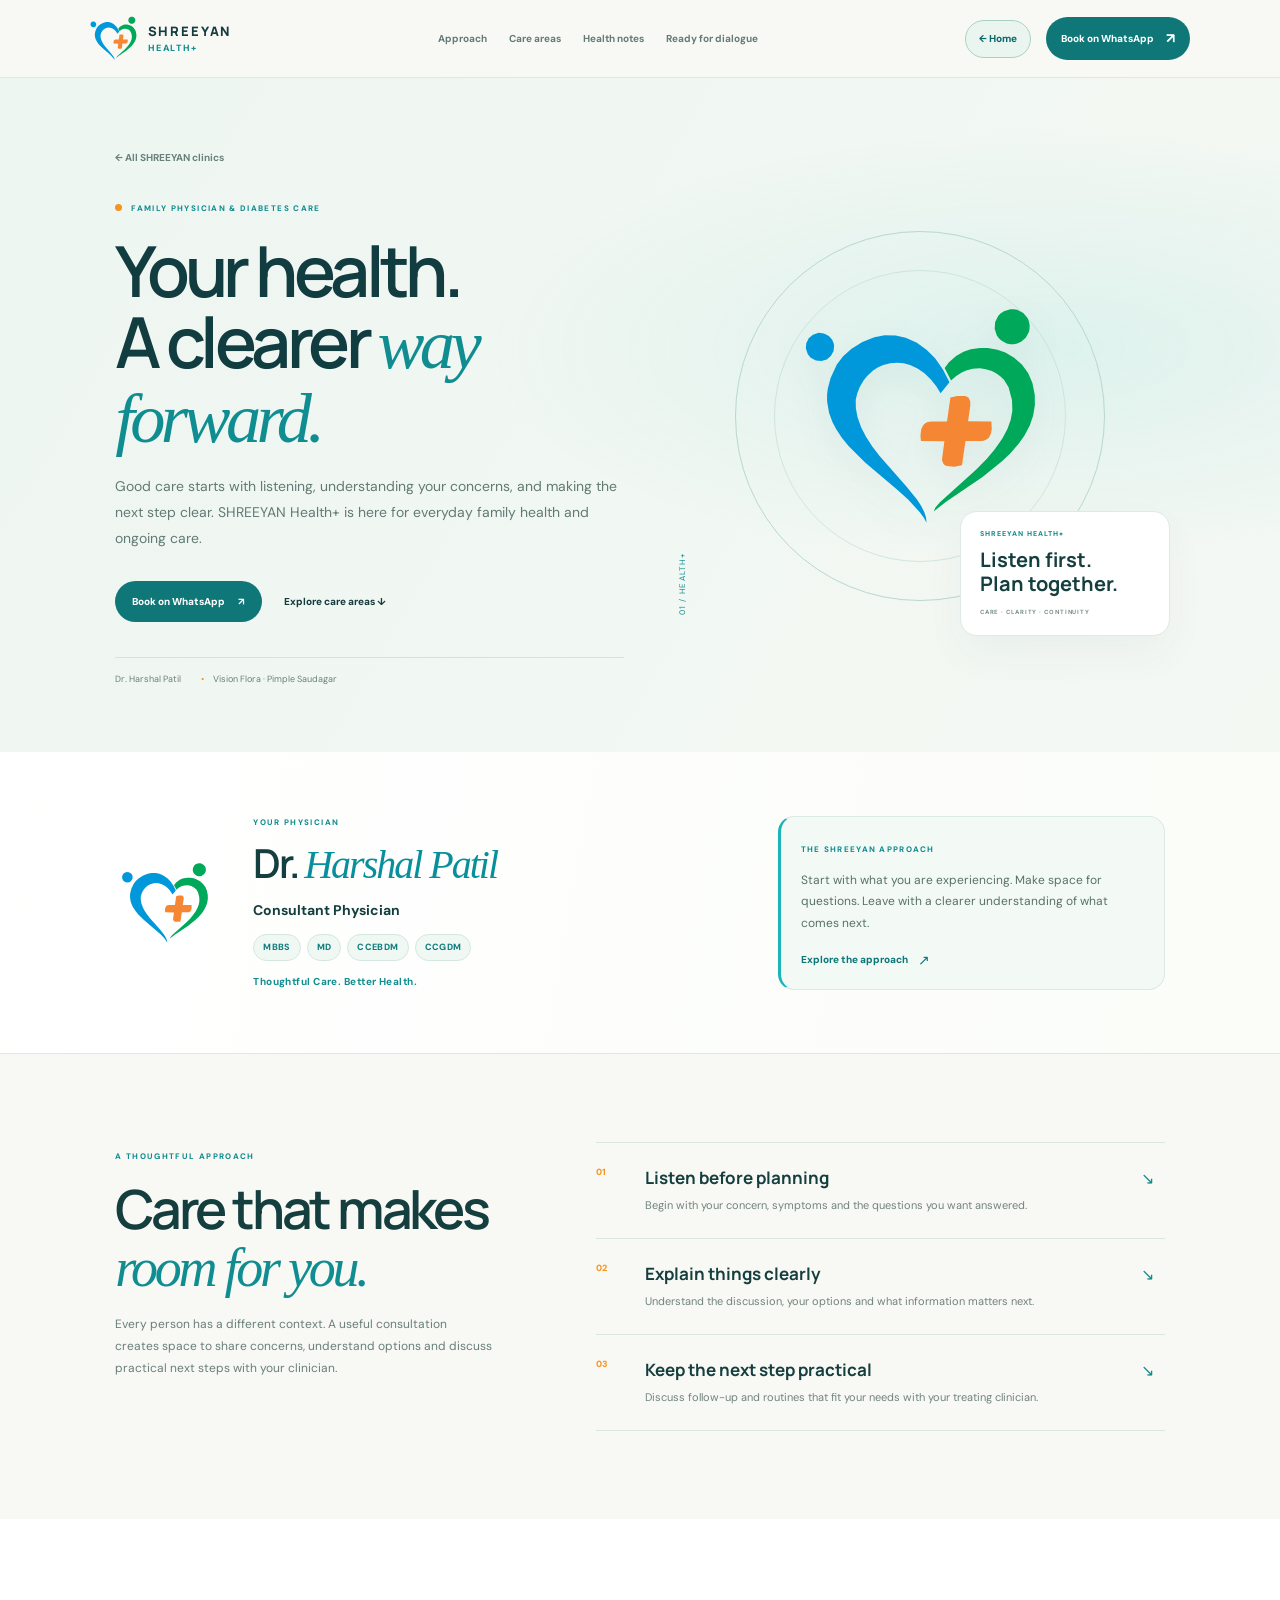
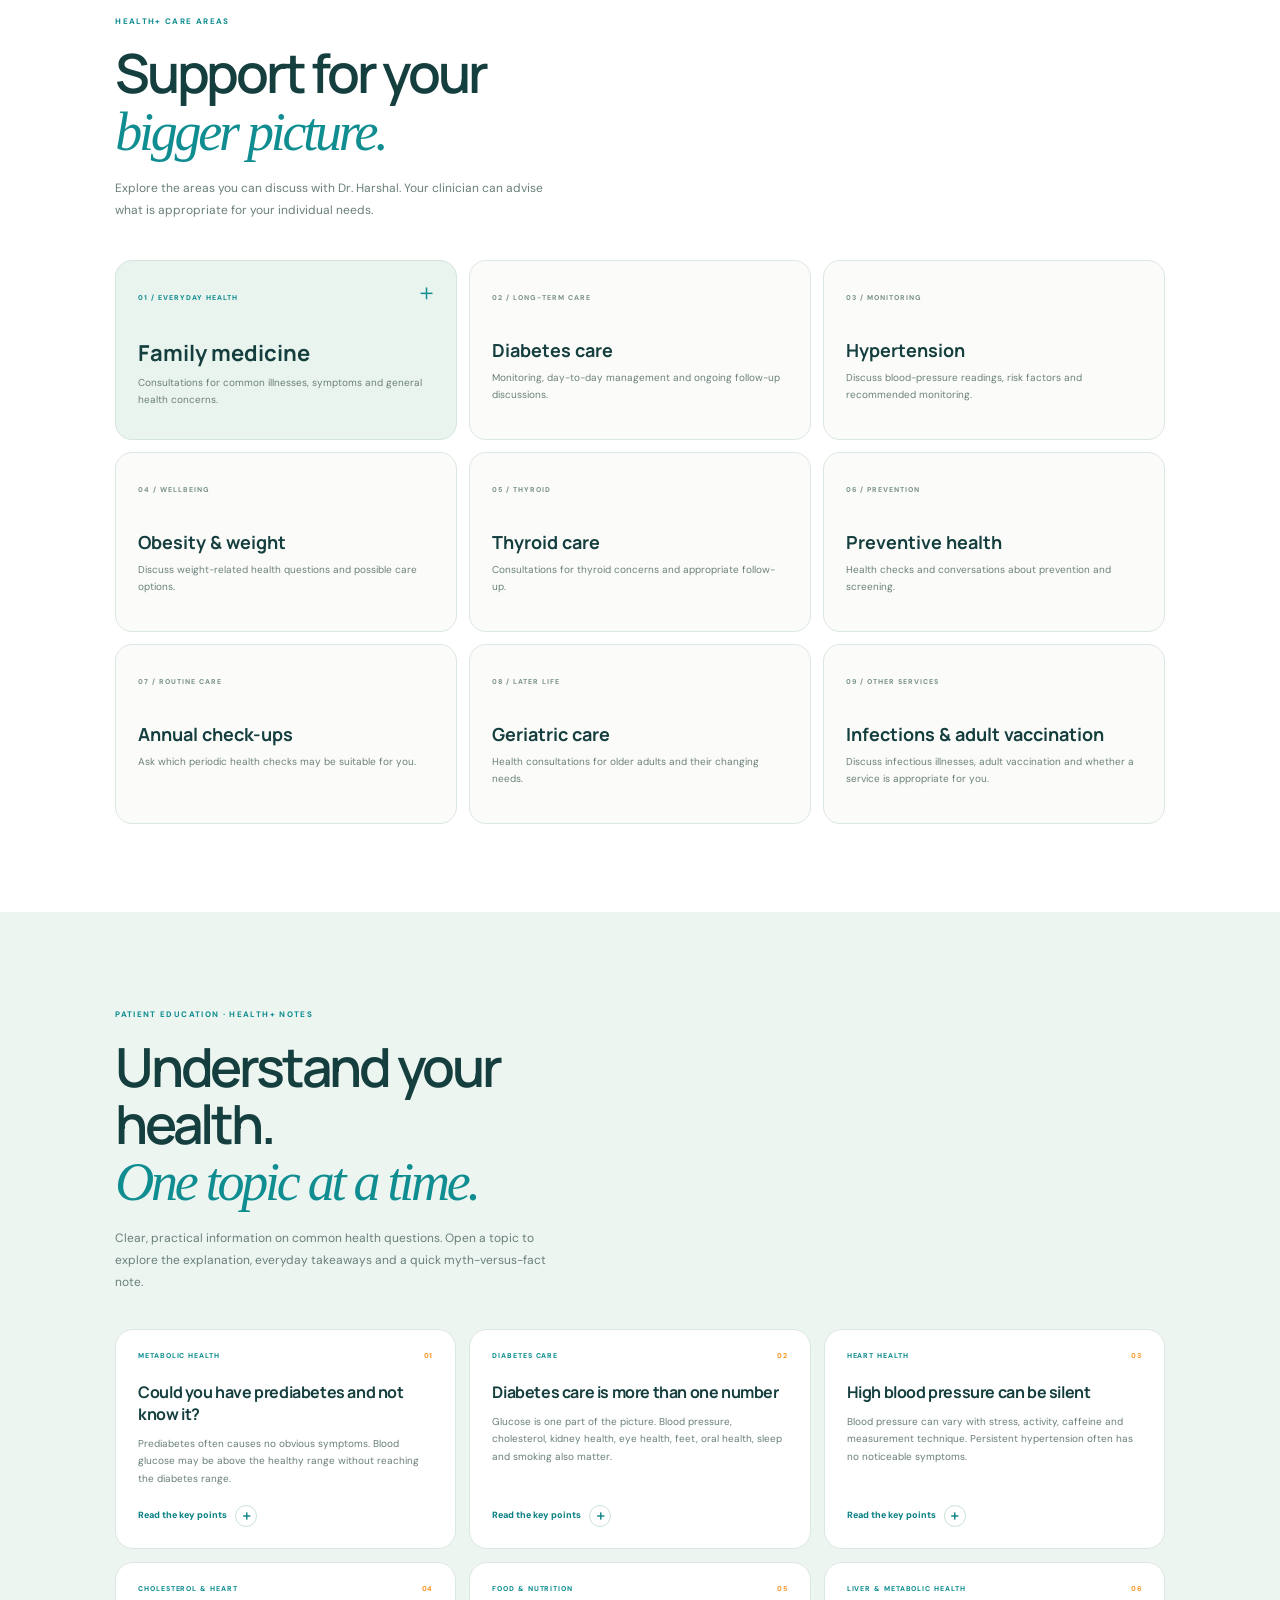
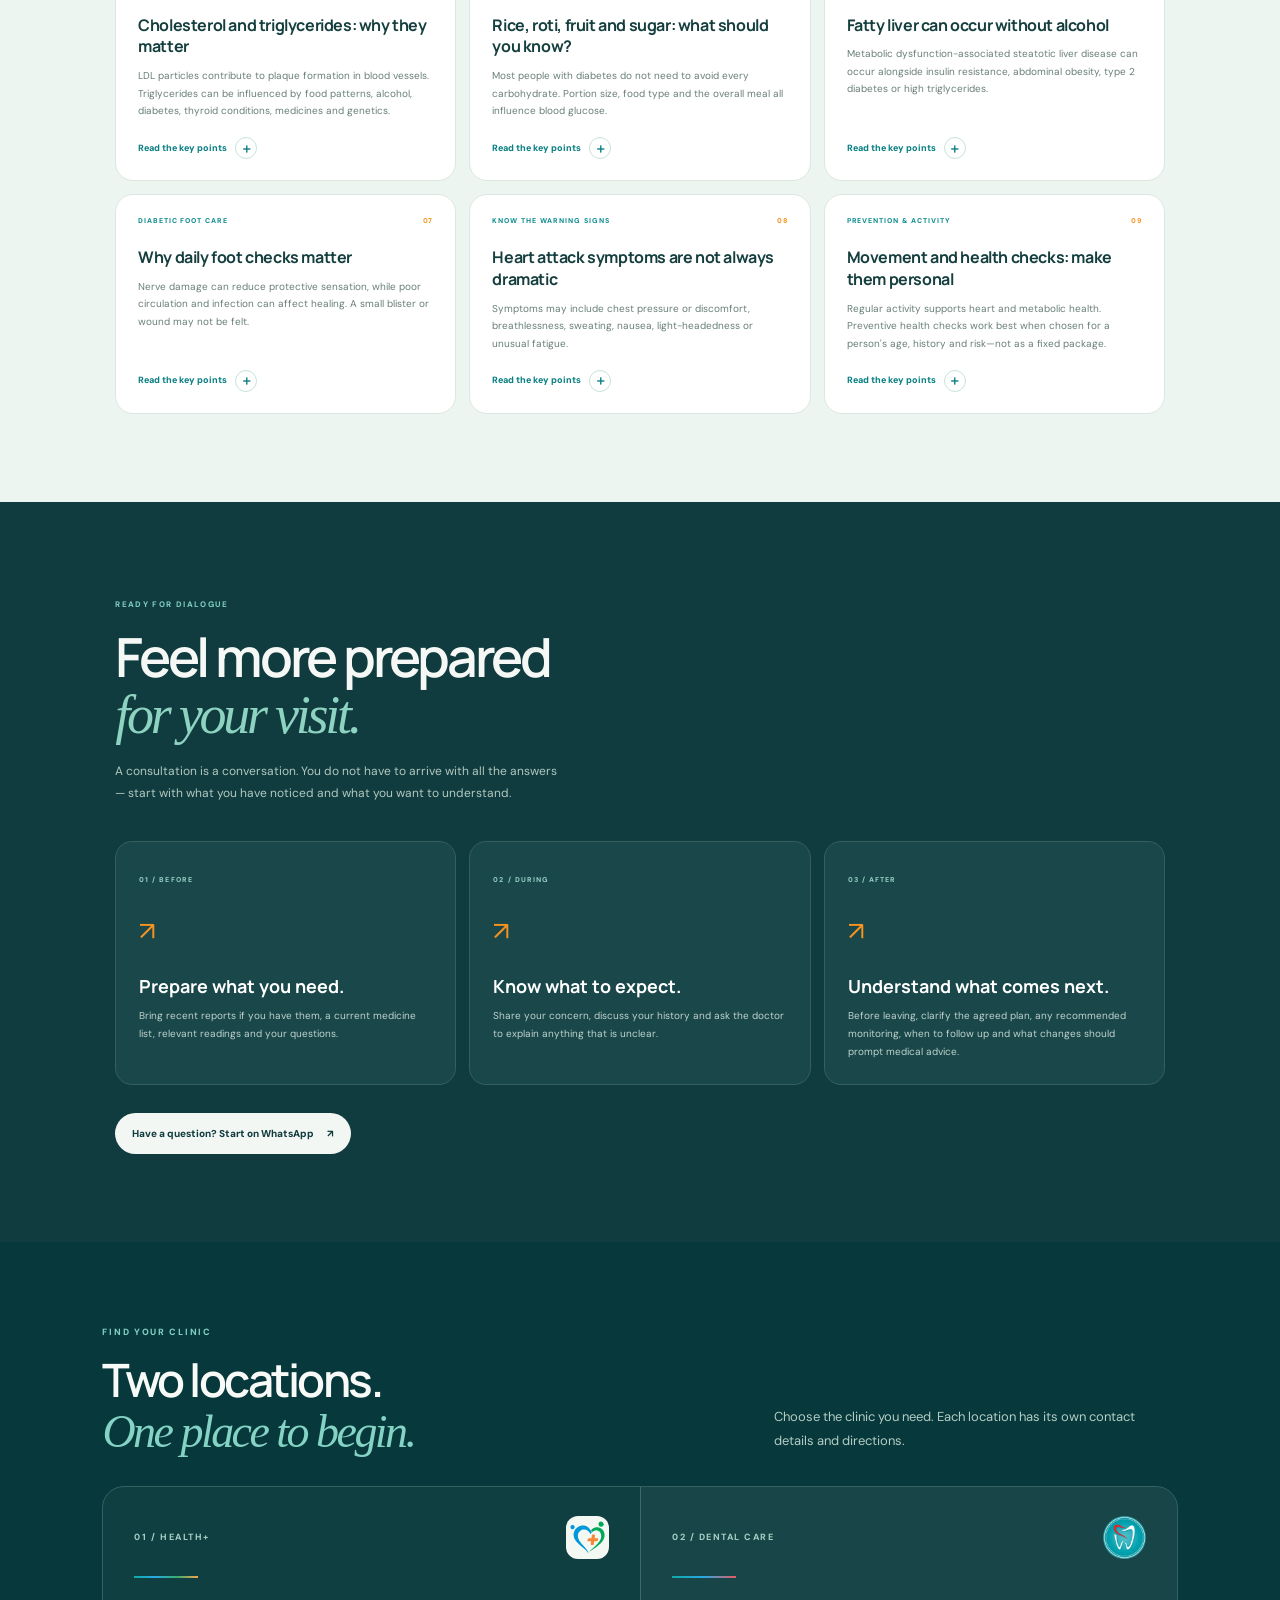
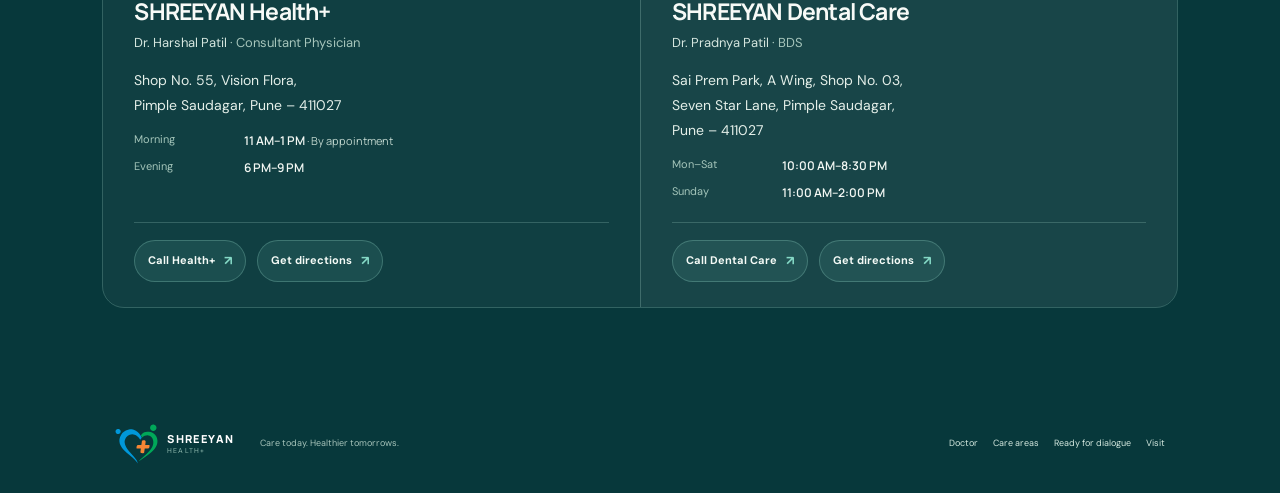
<file: health.html>
<!doctype html>
<html lang="en">
<head>
  <meta charset="utf-8">
  <meta name="viewport" content="width=device-width,initial-scale=1">
  <meta name="theme-color" content="#f7f8f4">
  <title>SHREEYAN Health+ | Dr. Harshal Patil</title><link rel="icon" type="image/svg+xml" href="assets/shreeyan-health-heart.svg?v=20261122-transparent-brand">
  <meta name="description" content="SHREEYAN Health+ with Dr. Harshal Patil, Consultant Physician in Pimple Saudagar, Pune. Family medicine, diabetes care and preventive health.">
  <link rel="preconnect" href="https://fonts.googleapis.com">
  <link rel="preconnect" href="https://fonts.gstatic.com" crossorigin>
  <link href="https://fonts.googleapis.com/css2?family=DM+Sans:wght@400;500;600;700&family=Manrope:wght@400;500;600;700;800&display=swap" rel="stylesheet">
  <link rel="stylesheet" href="styles.css?v=20261021-content-refresh">
  <!-- Google Analytics 4 -->
  <script async src="https://www.googletagmanager.com/gtag/js?id=G-0MR8PKG0XS"></script>
  <script>
    window.dataLayer = window.dataLayer || [];
    function gtag(){dataLayer.push(arguments);}
    gtag('js', new Date());
    gtag('config', 'G-0MR8PKG0XS');
    document.addEventListener('click', function(event) {
      var link = event.target.closest('a[href]');
      if (!link) return;
      var href = link.getAttribute('href') || '';
      var eventName = '';
      if (href.indexOf('wa.me/') !== -1 || href.indexOf('whatsapp.com/') !== -1) eventName = 'whatsapp_click';
      else if (href.indexOf('tel:') === 0) eventName = 'phone_click';
      else if (href.indexOf('google.com/maps') !== -1 || href.indexOf('maps.app.goo.gl') !== -1) eventName = 'directions_click';
      if (eventName) gtag('event', eventName, {link_url: href});
    });
  </script>
</head>
<body class="inner healthpage new-health">
  <header class="health-header">
    <a class="health-brand" href="health.html">
      <img src="assets/shreeyan-health-heart.svg?v=20261122-transparent-brand" alt="">
      <span><b>SHREEYAN</b><small>HEALTH+</small></span>
    </a>
    <nav class="health-nav" aria-label="Main navigation">
      <a href="#approach">Approach</a><a href="#care">Care areas</a><a href="#snippets">Health notes</a><a href="#dialogue">Ready for dialogue</a>
    </nav>
    <a class="health-home-cta" href="index.html" aria-label="Back to SHREEYAN home" style="display:inline-flex!important;visibility:visible!important;opacity:1!important;align-items:center;justify-content:center;min-height:38px;padding:10px 13px;border:1px solid #a9d1c2;border-radius:999px;color:#0b686b;background:#eaf5ef;font:800 10px 'DM Sans',Arial,sans-serif;white-space:nowrap;text-decoration:none;position:relative;z-index:5">← Home</a>
    <a class="health-header-cta" href="https://wa.me/919779665055?text=Hello%20SHREEYAN%20Health%2B%2C%20I%27d%20like%20to%20enquire%20about%20an%20appointment." target="_blank" rel="noopener">Book on WhatsApp <span aria-hidden="true">↗</span></a>
  </header>

  <main>
    <section class="health-hero">
      <div class="health-hero-copy">
        <a class="health-back" href="index.html">← All SHREEYAN clinics</a>
        <div class="health-eyebrow"><span></span> FAMILY PHYSICIAN &amp; DIABETES CARE</div>
        <h1>Your health.<br>A clearer <em>way forward.</em></h1>
        <p>Good care starts with listening, understanding your concerns, and making the next step clear. SHREEYAN Health+ is here for everyday family health and ongoing care.</p>
        <div class="health-hero-actions">
          <a class="health-button primary" href="https://wa.me/919779665055?text=Hello%20Dr.%20Harshal%2C%20I%27d%20like%20to%20enquire%20about%20an%20appointment." target="_blank" rel="noopener">Book on WhatsApp <span aria-hidden="true">↗</span></a>
          <a class="health-text-link" href="#care">Explore care areas ↓</a>
        </div>
        <div class="health-hero-meta"><span>Dr. Harshal Patil</span><span>Vision Flora · Pimple Saudagar</span></div>
      </div>
      <div class="health-hero-visual" aria-label="Abstract SHREEYAN Health+ artwork">
        <div class="health-visual-orbit orbit-one"></div><div class="health-visual-orbit orbit-two"></div>
        <div class="health-abstract-mark"><img src="assets/shreeyan-health-heart.svg?v=20261122-transparent-brand" alt="SHREEYAN Health+ logo"></div>
        <div class="health-visual-caption"><span>SHREEYAN HEALTH+</span><b>Listen first.<br>Plan together.</b><small>CARE · CLARITY · CONTINUITY</small></div>
        <span class="health-visual-index">01 / HEALTH+</span>
      </div>
    </section>

    <section class="health-doctor" id="doctor">
      <div class="health-doctor-mark"><img src="assets/shreeyan-health-heart.svg?v=20261122-transparent-brand" alt="SHREEYAN Health+ logo"></div>
      <div class="health-doctor-copy">
        <span class="health-kicker">YOUR PHYSICIAN</span>
        <h2>Dr. <em>Harshal Patil</em></h2>
        <p class="health-doctor-role">Consultant Physician</p>
        <div class="health-doctor-qualifications" aria-label="Qualifications"><span>MBBS</span><span>MD</span><span>CCEBDM</span><span>CCGDM</span></div>
        <p class="health-registration health-doctor-tagline">Thoughtful Care. Better Health.</p>
      </div>
      <div class="health-doctor-note"><span>THE SHREEYAN APPROACH</span><p>Start with what you are experiencing. Make space for questions. Leave with a clearer understanding of what comes next.</p><a href="#approach">Explore the approach <b aria-hidden="true">↗</b></a></div>
    </section>

    <section class="health-section health-approach" id="approach">
      <div class="health-section-intro"><span class="health-kicker">A THOUGHTFUL APPROACH</span><h2>Care that makes<br><em>room for you.</em></h2><p>Every person has a different context. A useful consultation creates space to share concerns, understand options and discuss practical next steps with your clinician.</p></div>
      <div class="health-approach-list">
        <article><span>01</span><div><h3>Listen before planning</h3><p>Begin with your concern, symptoms and the questions you want answered.</p></div><b aria-hidden="true">↘</b></article>
        <article><span>02</span><div><h3>Explain things clearly</h3><p>Understand the discussion, your options and what information matters next.</p></div><b aria-hidden="true">↘</b></article>
        <article><span>03</span><div><h3>Keep the next step practical</h3><p>Discuss follow-up and routines that fit your needs with your treating clinician.</p></div><b aria-hidden="true">↘</b></article>
      </div>
    </section>

    <section class="health-section health-care" id="care">
      <div class="health-section-intro"><span class="health-kicker">HEALTH+ CARE AREAS</span><h2>Support for your<br><em>bigger picture.</em></h2><p>Explore the areas you can discuss with Dr. Harshal. Your clinician can advise what is appropriate for your individual needs.</p></div>
      <div class="health-services-grid">
        <article class="service-feature"><span>01 / EVERYDAY HEALTH</span><h3>Family medicine</h3><p>Consultations for common illnesses, symptoms and general health concerns.</p><i aria-hidden="true">＋</i></article>
        <article><span>02 / LONG-TERM CARE</span><h3>Diabetes care</h3><p>Monitoring, day-to-day management and ongoing follow-up discussions.</p></article>
        <article><span>03 / MONITORING</span><h3>Hypertension</h3><p>Discuss blood-pressure readings, risk factors and recommended monitoring.</p></article>
        <article><span>04 / WELLBEING</span><h3>Obesity &amp; weight</h3><p>Discuss weight-related health questions and possible care options.</p></article>
        <article><span>05 / THYROID</span><h3>Thyroid care</h3><p>Consultations for thyroid concerns and appropriate follow-up.</p></article>
        <article><span>06 / PREVENTION</span><h3>Preventive health</h3><p>Health checks and conversations about prevention and screening.</p></article>
        <article><span>07 / ROUTINE CARE</span><h3>Annual check-ups</h3><p>Ask which periodic health checks may be suitable for you.</p></article>
        <article><span>08 / LATER LIFE</span><h3>Geriatric care</h3><p>Health consultations for older adults and their changing needs.</p></article>
        <article><span>09 / OTHER SERVICES</span><h3>Infections &amp; adult vaccination</h3><p>Discuss infectious illnesses, adult vaccination and whether a service is appropriate for you.</p></article>
      </div>
      
    </section>

    <section class="health-section health-snippets" id="snippets">
      <div class="health-section-intro">
        <span class="health-kicker">PATIENT EDUCATION · HEALTH+ NOTES</span>
        <h2>Understand your health.<br><em>One topic at a time.</em></h2>
        <p>Clear, practical information on common health questions. Open a topic to explore the explanation, everyday takeaways and a quick myth-versus-fact note.</p>
      </div>
      <div class="health-snippet-list health-education-grid">
        <article class="health-snippet education-card">
          <div class="health-snippet-head"><span>METABOLIC HEALTH</span><span>01</span></div>
          <h3>Could you have prediabetes and not know it?</h3>
          <p>Prediabetes often causes no obvious symptoms. Blood glucose may be above the healthy range without reaching the diabetes range.</p>
          <details class="education-details"><summary>Read the key points</summary><div class="education-detail-body">
            <p>Risk can be higher with excess abdominal weight, family history, previous gestational diabetes, hypertension, abnormal lipids or low activity. Testing may include fasting glucose and/or HbA1c, interpreted by a clinician in context.</p>
            <p><b>Practical:</b> Discuss whether testing is suitable for you and build sustainable food, activity and sleep routines. Do not use one home-glucometer reading to diagnose yourself.</p>
            <p class="education-fact"><b>MYTH:</b> “If I feel energetic, my sugar must be normal.” <b>FACT:</b> early changes in blood glucose can be silent.</p>
          </div></details>
        </article>

        <article class="health-snippet education-card">
          <div class="health-snippet-head"><span>DIABETES CARE</span><span>02</span></div>
          <h3>Diabetes care is more than one number</h3>
          <p>Glucose is one part of the picture. Blood pressure, cholesterol, kidney health, eye health, feet, oral health, sleep and smoking also matter.</p>
          <details class="education-details"><summary>Read the key points</summary><div class="education-detail-body">
            <p>HbA1c reflects glucose exposure over roughly two to three months, but it does not show every daily high or low. Anaemia, pregnancy and conditions affecting red blood cells can influence its interpretation.</p>
            <p><b>Practical:</b> Agree personal targets with your clinician, bring previous reports and review kidney function, urine albumin, eyes, feet and cardiovascular risk at appropriate intervals. Do not change medicines based only on one isolated reading.</p>
            <p class="education-fact"><b>MYTH:</b> “A good HbA1c means every complication risk is controlled.” <b>FACT:</b> comprehensive risk-factor management and appropriate checks remain important.</p>
          </div></details>
        </article>

        <article class="health-snippet education-card">
          <div class="health-snippet-head"><span>HEART HEALTH</span><span>03</span></div>
          <h3>High blood pressure can be silent</h3>
          <p>Blood pressure can vary with stress, activity, caffeine and measurement technique. Persistent hypertension often has no noticeable symptoms.</p>
          <details class="education-details"><summary>Read the key points</summary><div class="education-detail-body">
            <p>A diagnosis usually relies on repeated, properly performed readings and may include home or ambulatory monitoring. A single reading is not always enough.</p>
            <p><b>Practical:</b> Rest quietly before measuring, sit with your back supported and feet flat, use a correctly sized cuff and record repeat readings to discuss with your clinician. Do not stop prescribed tablets just because a reading improves.</p>
            <p class="education-fact"><b>MYTH:</b> “I would feel it if my blood pressure were high.” <b>FACT:</b> hypertension is often silent.</p>
          </div></details>
        </article>

        <article class="health-snippet education-card">
          <div class="health-snippet-head"><span>CHOLESTEROL &amp; HEART</span><span>04</span></div>
          <h3>Cholesterol and triglycerides: why they matter</h3>
          <p>LDL particles contribute to plaque formation in blood vessels. Triglycerides can be influenced by food patterns, alcohol, diabetes, thyroid conditions, medicines and genetics.</p>
          <details class="education-details"><summary>Read the key points</summary><div class="education-detail-body">
            <p>Cardiovascular risk depends on the full picture, including cholesterol levels, age, diabetes, kidney health and previous heart disease. Very high triglyceride levels can increase the risk of pancreatitis.</p>
            <p><b>Practical:</b> Review your complete lipid profile with your clinician, work on sustainable activity and food habits, and take prescribed treatment consistently. Do not replace prescribed medicines with supplements without advice.</p>
            <p class="education-fact"><b>MYTH:</b> “Triglycerides rise only after eating oily food.” <b>FACT:</b> excess sugar or refined starch, alcohol, insulin resistance and genetic factors can also raise them.</p>
          </div></details>
        </article>

        <article class="health-snippet education-card">
          <div class="health-snippet-head"><span>FOOD &amp; NUTRITION</span><span>05</span></div>
          <h3>Rice, roti, fruit and sugar: what should you know?</h3>
          <p>Most people with diabetes do not need to avoid every carbohydrate. Portion size, food type and the overall meal all influence blood glucose.</p>
          <details class="education-details"><summary>Read the key points</summary><div class="education-detail-body">
            <p>Rice or roti can fit into a balanced meal. Pairing sensible portions with dal, vegetables, curd or another protein source can help create a more balanced plate. Jaggery, honey and brown sugar still contribute sugars or rapidly available carbohydrate; whole fruit is generally preferable to fruit juice.</p>
            <p><b>Practical:</b> Choose fibre-rich foods, watch portions and read serving sizes. Personal meal guidance may be especially important for people using insulin or certain diabetes medicines.</p>
            <p class="education-fact"><b>MYTH:</b> “Brown rice, millet, jaggery or honey cannot raise sugar.” <b>FACT:</b> these foods still contribute carbohydrate or sugar, so portions matter.</p>
          </div></details>
        </article>

        <article class="health-snippet education-card">
          <div class="health-snippet-head"><span>LIVER &amp; METABOLIC HEALTH</span><span>06</span></div>
          <h3>Fatty liver can occur without alcohol</h3>
          <p>Metabolic dysfunction-associated steatotic liver disease can occur alongside insulin resistance, abdominal obesity, type 2 diabetes or high triglycerides.</p>
          <details class="education-details"><summary>Read the key points</summary><div class="education-detail-body">
            <p>Many people have no symptoms. Blood tests alone cannot reliably exclude significant liver scarring, so assessment depends on the person's risk and may involve additional tests or imaging.</p>
            <p><b>Practical:</b> Discuss risk assessment with your clinician if you have metabolic risk factors. Gradual lifestyle changes and management of diabetes and lipids may help. Avoid relying on “liver detox” products.</p>
            <p class="education-fact"><b>MYTH:</b> “Fatty liver is only caused by alcohol.” <b>FACT:</b> metabolic risk is also an important cause.</p>
          </div></details>
        </article>

        <article class="health-snippet education-card">
          <div class="health-snippet-head"><span>DIABETIC FOOT CARE</span><span>07</span></div>
          <h3>Why daily foot checks matter</h3>
          <p>Nerve damage can reduce protective sensation, while poor circulation and infection can affect healing. A small blister or wound may not be felt.</p>
          <details class="education-details"><summary>Read the key points</summary><div class="education-detail-body">
            <p>Check the soles and between the toes daily. Wash and dry carefully, moisturise dry skin but not between the toes, and wear well-fitting footwear.</p>
            <p><b>Practical:</b> Seek prompt assessment for a wound, redness, swelling, warmth, discharge, black tissue or fever. Do not walk barefoot, cut corns yourself or apply caustic home remedies.</p>
            <p class="education-fact"><b>MYTH:</b> “If it doesn't hurt, it cannot be serious.” <b>FACT:</b> nerve damage can mask pain.</p>
          </div></details>
        </article>

        <article class="health-snippet education-card">
          <div class="health-snippet-head"><span>KNOW THE WARNING SIGNS</span><span>08</span></div>
          <h3>Heart attack symptoms are not always dramatic</h3>
          <p>Symptoms may include chest pressure or discomfort, breathlessness, sweating, nausea, light-headedness or unusual fatigue.</p>
          <details class="education-details"><summary>Read the key points</summary><div class="education-detail-body">
            <p>Discomfort may also be felt in the arm, back, jaw or upper abdomen. Some people, including women, older adults and people with diabetes, may have less typical symptoms.</p>
            <p><b>Practical:</b> If a heart attack is suspected, contact emergency medical services immediately, note when symptoms began and follow the dispatcher's advice. Do not drive yourself or wait to see whether symptoms pass.</p>
            <p class="education-fact"><b>MYTH:</b> “A heart attack always causes crushing chest pain.” <b>FACT:</b> symptoms can be subtle or atypical.</p>
          </div></details>
        </article>

        <article class="health-snippet education-card">
          <div class="health-snippet-head"><span>PREVENTION &amp; ACTIVITY</span><span>09</span></div>
          <h3>Movement and health checks: make them personal</h3>
          <p>Regular activity supports heart and metabolic health. Preventive health checks work best when chosen for a person's age, history and risk—not as a fixed package.</p>
          <details class="education-details"><summary>Read the key points</summary><div class="education-detail-body">
            <p>For most adults, the WHO recommendation is 150–300 minutes of moderate-intensity aerobic activity each week, or an equivalent amount of vigorous activity, plus muscle-strengthening activity on at least two days. Some activity is better than none.</p>
            <p><b>Practical:</b> Build activity gradually and break up long periods of sitting. During a preventive visit, discuss which checks are appropriate for your age, family history, symptoms, medicines and previous results.</p>
            <p class="education-fact"><b>MYTH:</b> “More tests always mean better prevention.” <b>FACT:</b> useful screening is individualised and based on evidence.</p>
          </div></details>
        </article>
      </div>
      
    </section>

    <section class="health-dialogue" id="dialogue">
      <div class="health-dialogue-head"><span class="health-kicker">READY FOR DIALOGUE</span><h2>Feel more prepared<br><em>for your visit.</em></h2><p>A consultation is a conversation. You do not have to arrive with all the answers — start with what you have noticed and what you want to understand.</p></div>
      <div class="health-dialogue-grid">
        <article><span>01 / BEFORE</span><div class="dialogue-symbol">↗</div><h3>Prepare what you need.</h3><p>Bring recent reports if you have them, a current medicine list, relevant readings and your questions.</p></article>
        <article><span>02 / DURING</span><div class="dialogue-symbol">↗</div><h3>Know what to expect.</h3><p>Share your concern, discuss your history and ask the doctor to explain anything that is unclear.</p></article>
        <article><span>03 / AFTER</span><div class="dialogue-symbol">↗</div><h3>Understand what comes next.</h3><p>Before leaving, clarify the agreed plan, any recommended monitoring, when to follow up and what changes should prompt medical advice.</p></article>
      </div>
      <a class="health-button primary dialogue-cta" href="https://wa.me/919779665055?text=Hello%20SHREEYAN%20Health%2B%2C%20I%27d%20like%20to%20ask%20about%20a%20visit." target="_blank" rel="noopener">Have a question? Start on WhatsApp <span aria-hidden="true">↗</span></a>
    </section>

    
<section class="shared-locations-footer" id="visit">
  <div class="shared-locations-inner">
    <div class="shared-locations-heading">
      <div><span class="shared-locations-kicker">FIND YOUR CLINIC</span><h2>Two locations.<br><em>One place to begin.</em></h2></div>
      <p>Choose the clinic you need. Each location has its own contact details and directions.</p>
    </div>
    <div class="shared-location-grid">
      <article class="shared-location-card shared-location-health">
        <div class="shared-location-top">
          <span>01 / HEALTH+</span>
          <img src="assets/shreeyan-health-heart.svg?v=20261122-transparent-brand" alt="">
        </div>
        <div class="shared-location-rule"></div>
        <h3>SHREEYAN Health+</h3>
        <p class="shared-location-doctor">Dr. Harshal Patil <span>· Consultant Physician</span></p>
        <address>Shop No. 55, Vision Flora,<br>Pimple Saudagar, Pune – 411027</address>
        <div class="shared-location-details">
          <div><span>Morning</span><b>11 AM–1 PM <small>· By appointment</small></b></div>
          <div><span>Evening</span><b>6 PM–9 PM</b></div>
        </div>
        <div class="shared-location-actions">
          <a href="tel:9779665055">Call Health+ <span aria-hidden="true">↗</span></a>
          <a href="https://www.google.com/maps/search/?api=1&amp;query=Shop%20No.%2055%20Vision%20Flora%20Pimple%20Saudagar%20Pune%20411027" target="_blank" rel="noopener">Get directions <span aria-hidden="true">↗</span></a>
        </div>
      </article>
      <article class="shared-location-card shared-location-dental">
        <div class="shared-location-top">
          <span>02 / DENTAL CARE</span>
          <img src="assets/shreeyan-dental-badge.webp?v=20261123-original-logo" alt="">
        </div>
        <div class="shared-location-rule"></div>
        <h3>SHREEYAN Dental Care</h3>
        <p class="shared-location-doctor">Dr. Pradnya Patil <span>· BDS</span></p>
        <address>Sai Prem Park, A Wing, Shop No. 03,<br>Seven Star Lane, Pimple Saudagar,<br>Pune – 411027</address>
        <div class="shared-location-details">
          <div><span>Mon–Sat</span><b>10:00 AM–8:30 PM</b></div>
          <div><span>Sunday</span><b>11:00 AM–2:00 PM</b></div>
        </div>
        <div class="shared-location-actions">
          <a href="tel:9156969311">Call Dental Care <span aria-hidden="true">↗</span></a>
          <a href="https://www.google.com/maps/search/?api=1&amp;query=Sai%20Prem%20Park%20A%20Wing%20Shop%2003%20Seven%20Star%20Lane%20Pimple%20Saudagar%20Pune%20411027" target="_blank" rel="noopener">Get directions <span aria-hidden="true">↗</span></a>
        </div>
      </article>
    </div>
  </div>
</section>
  </main>

  <footer class="health-footer">
    <a class="health-footer-brand" href="health.html"><img src="assets/shreeyan-health-heart.svg?v=20261122-transparent-brand" alt=""><span><b>SHREEYAN</b><small>HEALTH+</small></span></a>
    <p>Care today. Healthier tomorrows.</p>
    <div><a href="#doctor">Doctor</a><a href="#care">Care areas</a><a href="#dialogue">Ready for dialogue</a><a href="#visit">Visit</a></div>
  </footer>
  <script src="app.js"></script>
</body>
</html>
</file>
<file: styles.css>
*{box-sizing:border-box}html{scroll-behavior:smooth}body{margin:0;background:#f6f4ee;color:#173d3d;font-family:"DM Sans",Arial,sans-serif;line-height:1.55}a{text-decoration:none;color:inherit}h1,h2,h3,b,strong{font-family:Manrope,Arial,sans-serif}h1,h2,h3,p{margin-top:0}header{height:80px;padding:0 6vw;display:flex;align-items:center;justify-content:space-between;gap:24px;position:sticky;top:0;z-index:30;background:rgba(246,244,238,.9);backdrop-filter:blur(15px);border-bottom:1px solid #dfe6e2}.brand{display:flex;align-items:center;gap:10px}.brand img{width:43px;height:43px}.brand b{display:block;letter-spacing:.13em;font-size:13px}.brand small{display:block;font-size:9px;color:#708280}.brand span{display:block}nav{display:flex;gap:28px;font-size:12px;color:#5e7472}nav a:hover{color:#0b7775}.pill{border:1px solid #cbd8d4;border-radius:999px;background:#fff;padding:10px 15px;font-size:11px;font-weight:800}.redpill{color:#d84749}.hero{min-height:690px;padding:80px 8vw;display:grid;grid-template-columns:1fr 1fr;gap:45px;align-items:center;background:linear-gradient(115deg,#f8f6f0,#e8f3ef);overflow:hidden}.eyebrow,.kicker{font-size:9px;letter-spacing:.18em;font-weight:800;color:#0b7775}.eyebrow{margin-bottom:18px}.hero h1{font-size:clamp(52px,6.2vw,84px);line-height:.99;letter-spacing:-.06em;margin-bottom:25px}.hero h1 i,h2 i,.innerhero h1 i{font-family:Georgia,serif;font-weight:400;color:#0b7775}.hero-copy>p,.innerhero>div>p{font-size:17px;line-height:1.75;color:#58716f;max-width:610px}.actions{display:flex;align-items:center;gap:24px;margin:32px 0}.btn{display:inline-flex;align-items:center;padding:14px 19px;border-radius:999px;font-size:12px;font-weight:800}.teal{background:#0b7775;color:#fff}.red{background:#e84c4f;color:#fff}.whitebtn{background:#fff;color:#0b7775}.link{font-size:12px;font-weight:800}.trust{display:flex;gap:24px;font-size:10px;color:#758582}.hero-art{min-height:500px;display:grid;place-items:center;position:relative}.orbit{position:absolute;width:450px;height:450px;border:1px solid #acd0ca;border-radius:50%;box-shadow:inset 0 0 0 60px #dcece7}.screen{width:min(430px,75vw);height:330px;background:#153e3e;border-radius:27px;padding:18px;transform:rotate(-5deg);box-shadow:0 30px 55px #174d4d33;z-index:2}.screen-head{height:28px;color:#cfe4df;font-size:9px;letter-spacing:.18em;display:flex;justify-content:space-between}.screen-head b{color:#e84c4f}.screen-main{height:215px;border-radius:16px;background:linear-gradient(145deg,#f8f6f0,#dceee9);padding:38px;font:800 36px/1.05 Manrope;letter-spacing:-.04em}.screen-main i{font-family:Georgia,serif;color:#0b7775;font-weight:400}.screen-grid{display:grid;grid-template-columns:repeat(3,1fr);gap:7px;margin-top:10px}.screen-grid span{background:#fff;color:#6a7d7a;border-radius:9px;padding:8px;font-size:8px}.screen-grid b{color:#0b7775;margin-right:3px}.bubble{position:absolute;background:#fff;padding:13px 15px;border-radius:14px;box-shadow:0 16px 35px #173d3d1a;z-index:4;font-size:10px}.bubble small{display:block;color:#788987;margin-top:3px}.bubble.one{left:0;top:95px}.bubble.two{right:0;bottom:75px}.ribbon{background:#0b7775;color:#e5f2ef;padding:13px;text-align:center;font-size:9px;font-weight:800;letter-spacing:.16em;white-space:nowrap;overflow:hidden}.section{padding:100px 8vw}.white{background:#fff}.intro,.heading{display:grid;grid-template-columns:1.1fr .9fr;gap:80px;align-items:end;margin-top:16px}.intro h2,.heading h2{font-size:clamp(38px,4.4vw,61px);line-height:1.07;letter-spacing:-.055em;margin:0}.intro p,.heading>p{color:#687b79;line-height:1.8;margin:0;max-width:470px}.care-grid{display:grid;grid-template-columns:1fr 1fr;gap:20px;margin-top:48px}.care{min-height:450px;padding:30px;border-radius:24px;display:flex;flex-direction:column;transition:.2s}.care:hover{transform:translateY(-5px);box-shadow:0 25px 50px #173d3d1a}.health{background:#dceee9}.dental{background:#f8dedc}.cardline{display:flex;justify-content:space-between;font-size:9px;letter-spacing:.15em}.care>strong{display:grid;place-items:center;width:55px;height:55px;border-radius:17px;background:#0b7775;color:#fff;font-size:28px;font-weight:400;margin-top:45px}.dental>strong{background:#e84c4f}.care h3{font-size:29px;line-height:1.15;letter-spacing:-.04em;max-width:500px;margin:20px 0 10px}.care h3 i{font-family:Georgia,serif;font-weight:400}.care p{color:#5c7370;max-width:510px}.chips{display:flex;flex-wrap:wrap;gap:7px;margin-top:auto}.chips span{background:#ffffff99;border-radius:999px;padding:7px 10px;font-size:9px}.care footer{border-top:1px solid #173d3d22;padding-top:15px;margin-top:20px;font-size:11px;display:flex;justify-content:space-between}.dark{background:#153e3e;color:#edf6f3;display:grid;grid-template-columns:1fr 1fr;padding:90px 8vw;gap:80px}.dark .kicker{color:#9bd5ce}.dark h2{font-size:clamp(40px,4.5vw,60px);line-height:1.06;letter-spacing:-.05em}.dark h2 i{color:#8ed0c8}.dark p{color:#b8cac7;max-width:520px}.checks{margin-top:35px}.checks>div{display:grid;grid-template-columns:35px 1fr;gap:15px;padding:17px 0;border-top:1px solid #ffffff1c}.checks b{color:#e84c4f;font-size:9px}.checks strong{display:block;font-size:12px}.checks small{color:#99aeaa;font-size:10px}.promise{position:relative;min-height:440px;background:#0b7775;border-radius:25px;display:grid;place-items:center;overflow:hidden}.big-circle{width:300px;height:300px;border:1px solid #ffffff66;border-radius:50%;display:grid;place-items:center;text-align:center;font:800 14px/2 Manrope;letter-spacing:.18em}.quote-card{position:absolute;left:25px;bottom:22px;background:#fff;color:#173d3d;padding:20px;border-radius:17px;width:290px}.quote-card:first-letter{color:#e84c4f}.quote-card p{color:#173d3d;font-size:13px;line-height:1.5;margin:4px 0 12px}.quote-card small{font-size:8px;letter-spacing:.15em;color:#748482}.doctors{display:grid;grid-template-columns:1fr 1fr;gap:20px;margin-top:45px}.doctors article{border:1px solid #dce5e1;border-radius:21px;overflow:hidden;display:grid;grid-template-columns:.8fr 1.2fr;background:#fff}.avatar{min-height:280px;display:grid;place-items:center;font:800 36px Manrope;color:#fff}.tealbg{background:#d9ebe6}.tealbg{color:#fff}.tealbg:before,.redbg:before{background:#0b7775;content:attr(class);display:none}.avatar{position:relative}.avatar:after{content:"";width:125px;height:125px;border-radius:50%;background:#0b7775;display:grid;position:absolute}.avatar{z-index:0}.avatar::before{content:attr(data-x)}.avatar{isolation:isolate}.avatar{font-size:0}.avatar::after{z-index:-1}.redbg{background:#f5dddb}.redbg:after{background:#e84c4f}.doctors article>div:last-child{padding:28px;display:flex;flex-direction:column}.doctors label,.visit label{font-size:8px;letter-spacing:.15em;font-weight:800;color:#0b7775}.redtext{color:#e84c4f!important}.doctors h3{font-size:25px;margin:13px 0 5px}.doctors p{font-size:10px;font-weight:800;color:#6d807e}.doctors small{color:#71827f;font-size:10px}.doctors a{margin-top:auto;padding-top:20px;font-size:10px;font-weight:800}.soft{background:#eaf3ef}.steps{display:grid;grid-template-columns:repeat(3,1fr);gap:18px;margin-top:45px}.steps div{border-top:1px solid #c8d9d4;padding-top:16px}.steps b{display:block;color:#e84c4f;font-size:9px}.steps strong{display:block;font-size:13px;margin-top:22px}.steps span{display:block;color:#748582;font-size:10px;margin-top:5px}.articles{display:grid;grid-template-columns:repeat(3,1fr);gap:18px;margin-top:45px}.articles a{background:#fff;border:1px solid #dfe7e3;border-radius:19px;padding:25px;min-height:230px}.articles span{font-size:8px;letter-spacing:.15em;color:#0b7775;font-weight:800}.articles h3{font-size:20px;line-height:1.2;margin:27px 0 9px}.articles p{color:#71817f;font-size:11px}.visit{background:#153e3e;color:#eef7f4;padding:80px 8vw;display:grid;grid-template-columns:.75fr 1.25fr;gap:70px}.visit .kicker{color:#9bd5ce}.visit h2{font-size:52px;line-height:1.05;letter-spacing:-.05em}.visit h2 i{color:#8ed0c8}.visit p{color:#b7c9c5}.locations{display:grid;grid-template-columns:1fr 1fr;gap:15px}.locations>div{background:#e0efeb;color:#173d3d;border-radius:19px;padding:24px;min-height:270px}.locations>div+div{background:#f6dddb}.locations h3{font-size:20px}.locations p{color:#657876;font-size:10px;line-height:1.7}.locations>a,.locations>div>a{display:block;font:800 17px Manrope;margin-top:20px}.locations small{display:block;font-size:9px;margin-top:14px}footer{background:#092f32;color:#dce9e6;font-size:10px}
.site-footer{padding:68px 5vw 0;position:relative;overflow:hidden}
.site-footer:before{content:"";position:absolute;width:520px;height:260px;border:1px solid #2a6566;border-radius:50%;top:-205px;right:23%;opacity:.55}
.footer-top{position:relative;z-index:1;margin-bottom:54px}
.footer-brand{display:inline-flex;align-items:center;gap:16px}
.footer-brand img{width:50px;height:50px;display:block}
.footer-brand b{display:block;font-size:22px;letter-spacing:.13em;color:#f3f7f5}
.footer-brand small{display:block;margin-top:4px;color:#809c99;font-size:10px;letter-spacing:.02em}
.footer-grid{position:relative;z-index:1;display:grid;grid-template-columns:1fr 1fr 1fr;gap:46px 9vw;padding-bottom:66px}
.footer-col{display:flex;flex-direction:column;align-items:flex-start;gap:8px}
.footer-label{font-size:8px;letter-spacing:.18em;color:#18aaa7;font-weight:800;margin-bottom:8px}
.footer-col a{color:#d9e8e5;font-size:13px;transition:.2s}
.footer-col a:hover{color:#f07b70;transform:translateX(2px)}
.footer-col-lower{grid-column:1}
.footer-bottom{border-top:1px solid #24484a;padding:28px 0 30px;display:flex;justify-content:space-between;gap:25px;color:#668481;font-size:9px;line-height:1.5}
.footer-bottom span:last-child{text-align:right;max-width:650px}
@media(max-width:760px){.site-footer{padding:52px 6vw 0}.footer-grid{grid-template-columns:1fr 1fr;gap:34px 35px}.footer-col-lower{grid-column:auto}.footer-bottom{flex-direction:column}.footer-bottom span:last-child{text-align:left}.footer-brand b{font-size:18px}}footer p{color:#8da5a1;margin:0}.innerhero{min-height:650px;padding:70px 8vw;display:grid;grid-template-columns:1fr 1fr;align-items:center;gap:60px;background:#e7f2ee}.back{font-size:10px;font-weight:800;color:#0b7775;display:inline-block;margin-bottom:30px}.innerhero h1{font-size:clamp(50px,6vw,78px);line-height:1.02;letter-spacing:-.06em;margin:12px 0 25px}.innergraphic{min-height:450px;display:grid;place-items:center;position:relative}.healthcircle{width:360px;height:360px;border:1px solid #9ec8c1;border-radius:50%;display:grid;place-items:center;box-shadow:inset 0 0 0 55px #cfe6e0}.healthcircle{font-size:72px;color:#fff}.healthcircle::after{content:"";position:absolute;width:140px;height:140px;border-radius:50%;background:#0b7775;z-index:0}.healthcircle{isolation:isolate}.healthcircle::before{content:"+";z-index:2;color:#fff}.healthcircle{font-size:0}.mini-note{position:absolute;right:5%;bottom:45px;background:#fff;padding:15px 18px;border-radius:14px;box-shadow:0 15px 35px #173d3d1a}.mini-note b,.mini-note small{display:block}.mini-note b{font-size:11px;letter-spacing:.12em}.mini-note small{font-size:9px;color:#73827f}.dentalhero{background:#f7e4e1}.red-eyebrow{color:#d44749}.red-eyebrow::first-letter{color:#0b7775}.dentalgraphic{min-height:450px}.smileoval{width:390px;height:250px;border:2px solid #e84c4f;border-radius:50%;transform:rotate(-12deg);opacity:.35}.smilecard{position:absolute;width:265px;height:315px;background:#fff;border-radius:23px;padding:24px;box-shadow:0 25px 50px #7d38381a;transform:rotate(5deg);display:flex;flex-direction:column;justify-content:space-between}.smilecard small{font-size:8px;letter-spacing:.18em;color:#0b7775;font-weight:800}.smilecard b{font:800 32px/1.05 Manrope;letter-spacing:-.04em}.smilecard span{font-size:9px;color:#788684}.services{display:grid;grid-template-columns:repeat(4,1fr);gap:15px;margin-top:45px}.services article{background:#fff;border:1px solid #dfe7e3;border-radius:19px;padding:24px;min-height:245px}.services article>b{font-size:9px;color:#e84c4f}.services h3{font-size:21px;line-height:1.2;margin-top:40px}.services p{font-size:11px;color:#6b7d7a}.profile{padding:100px 8vw;display:grid;grid-template-columns:.8fr 1.2fr;gap:90px;align-items:center;background:#fff}.profile-art{height:450px;background:#dceee9;border-radius:25px;display:grid;place-items:center;position:relative;overflow:hidden}.profile-art:after{content:"";width:340px;height:340px;border:1px solid #9ec8c1;border-radius:50%;position:absolute}.profile-art span{width:160px;height:160px;background:#0b7775;color:#fff;border-radius:50%;display:grid;place-items:center;font:800 42px Manrope;z-index:2}.profile-art small{position:absolute;bottom:22px;left:22px;font-size:8px;letter-spacing:.16em;font-weight:800;z-index:3}.profile-art.redart{background:#f5dfdc}.profile-art.redart:after{border-color:#e9aaa8}.profile-art.redart span{background:#e84c4f}.profile h2{font-size:54px;line-height:1.05;letter-spacing:-.05em;margin:10px 0}.credentials{color:#0b7775;font-size:11px}.profile p{color:#657876}.profile .lead{font-size:15px;line-height:1.8;max-width:600px;margin:25px 0}.profile hr{border:0;border-top:1px solid #dce5e1;margin:25px 0}.profile>div:last-child>small{font-size:8px;letter-spacing:.15em;font-weight:800;color:#72827f}.dark>.section{padding-top:85px;padding-bottom:85px}.dark h2{font-size:50px;letter-spacing:-.05em}.timeline{display:grid;grid-template-columns:repeat(3,1fr);gap:18px;margin-top:45px}.timeline>div{border-top:1px solid #ffffff1c;padding-top:17px}.timeline b{font-size:9px;color:#e84c4f}.timeline h3{font-size:24px;margin-top:25px}.timeline p{font-size:11px}.education{display:grid;grid-template-columns:1fr 1fr;gap:18px;margin-top:40px}.education article{background:#fff;border:1px solid #dfe7e3;border-radius:19px;padding:26px}.education label{font-size:8px;letter-spacing:.16em;color:#0b7775;font-weight:800}.education h3{font-size:25px;margin-top:28px}.education p{font-size:12px;color:#6c7e7b}.rose{background:#f7e4e1}.three>div{border-color:#e0b8b5}.three p{color:#6c6665}.contact{padding:75px 8vw;background:#0b7775;color:#fff;display:flex;justify-content:space-between;align-items:center;gap:30px}.contact .kicker{color:#a4d9d2}.contact h2{font-size:48px;letter-spacing:-.05em}.contact p{color:#c5dfdb}.redcontact{background:#e84c4f}.redcontact .kicker{color:#ffe0df}.redcontact p{color:#ffe4e2}.dentalpage h1 i,.dentalpage h2 i{color:#e84c4f}.dentalpage .kicker{color:#0b7775}@media(max-width:900px){header{padding:0 5vw}nav{display:none}.hero,.innerhero,.dark,.profile,.visit{grid-template-columns:1fr}.hero{padding:55px 6vw}.section{padding:70px 6vw}.intro,.heading{grid-template-columns:1fr;gap:20px}.care-grid,.doctors,.articles,.locations,.services,.education,.steps,.timeline{grid-template-columns:1fr}.hero-art{min-height:420px}.dark{padding:70px 6vw}.promise{min-height:380px}.doctors article{grid-template-columns:1fr}.avatar{min-height:220px}.innerhero{padding:55px 6vw}.profile{padding:70px 6vw;gap:45px}.profile-art{height:350px}.contact{padding:60px 6vw;display:block}.contact .btn{margin-top:20px}}@media(max-width:520px){.pill{padding:9px 11px;font-size:9px}.brand small{display:none}.hero h1,.innerhero h1{font-size:45px}.hero-copy>p,.innerhero>div>p{font-size:15px}.actions{align-items:flex-start;flex-direction:column;gap:15px}.screen{width:330px;height:275px}.screen-main{height:175px;padding:25px;font-size:28px}.orbit{width:350px;height:350px}.bubble.one{left:-3px}.bubble.two{right:-3px}.care{min-height:420px}.visit h2,.contact h2{font-size:40px}.innergraphic{min-height:360px}.healthcircle{width:310px;height:310px}.smileoval{width:320px;height:210px}.smilecard{width:230px;height:280px}.footer-links{display:none}}

.facts-section{background:#fff}.fact-grid{display:grid;grid-template-columns:repeat(4,1fr);gap:16px}.fact-card{padding:25px;border:1px solid #dfe7e4;border-radius:20px;background:#f8faf8;min-height:245px}.fact-card span,.myth-grid span,.inner-social span{font-size:8px;letter-spacing:.16em;font-weight:800;color:#e84c4f}.fact-card b{display:block;font-size:21px;line-height:1.2;margin:35px 0 10px}.fact-card p{color:#6a7d7b;font-size:13px}.numbers-section{background:#153e3e;color:#eff7f4;display:grid;grid-template-columns:.9fr 1.1fr;gap:80px;align-items:center}.numbers-section .section-kicker{color:#91d4cb}.numbers-intro h2{font-size:50px;line-height:1.08;letter-spacing:-.05em}.numbers-intro h2 em{color:#8ed0c8}.numbers-grid{display:grid;grid-template-columns:1fr 1fr}.numbers-grid div{padding:30px;border-top:1px solid rgba(255,255,255,.14)}.numbers-grid strong{display:block;font-size:48px;line-height:1;color:#91d4cb}.numbers-grid span{display:block;margin-top:10px;color:#b4c8c4;font-size:12px}.faq-section{background:#f7f5ef;display:grid;grid-template-columns:.8fr 1.2fr;gap:90px}.faq-section h2{font-size:52px;line-height:1.05;letter-spacing:-.05em}.faq-list details{border-top:1px solid #cfdcd8;padding:18px 0}.faq-list summary{cursor:pointer;font-family:Manrope;font-weight:800;font-size:15px;list-style:none;display:flex;justify-content:space-between}.faq-list summary:after{content:"+";color:#e84c4f}.faq-list details[open] summary:after{content:"−"}.faq-list p{color:#6d7f7c;font-size:13px;max-width:650px;margin:12px 0 4px}.social-section{background:#e9f3ef;display:grid;grid-template-columns:.8fr 1.2fr;gap:80px}.social-copy h2{font-size:48px;line-height:1.08;letter-spacing:-.05em}.social-copy p{color:#667a77;max-width:550px}.social-cards{display:grid;grid-template-columns:1fr 1fr;gap:14px}.social-card{background:#fff;border:1px solid #d8e5e1;border-radius:18px;padding:23px;min-height:150px;display:flex;flex-direction:column;justify-content:space-between}.social-card span{font-size:8px;letter-spacing:.16em;color:#0b7775;font-weight:800}.social-card b{font-size:17px}.social-card small{font-size:10px;color:#738582}.social-card.muted{opacity:.82}.myth-section{background:#e9f3ef}.myth-section h2,.smile-journey h2{font-size:53px;line-height:1.08;letter-spacing:-.05em;max-width:700px}.myth-grid{display:grid;grid-template-columns:repeat(3,1fr);gap:17px;margin-top:45px}.myth-grid>div{background:#fff;border-radius:20px;padding:26px;min-height:240px}.myth-grid h3{font-size:22px;line-height:1.2;margin:28px 0 10px}.myth-grid p{font-size:13px;color:#6b7e7b}.routine-section{background:#fff}.routine-grid,.journey-grid{display:grid;grid-template-columns:repeat(4,1fr);gap:16px}.routine-grid>div,.journey-grid>div{padding:25px;border:1px solid #dfe7e4;border-radius:20px;background:#f8faf8}.routine-grid b,.journey-grid span{font-size:10px;color:#e84c4f;font-weight:800}.routine-grid h3,.journey-grid h3{font-size:22px;margin:34px 0 8px}.routine-grid p,.journey-grid p{color:#6b7d7b;font-size:13px}.smile-journey{background:#f7e4e1}.journey-grid{margin-top:45px}.journey-grid>div{background:#fff}.dental-myths{background:#f7e4e1}.inner-social{padding:40px 8vw;background:#102f2f;color:#dcece8;display:flex;align-items:center;justify-content:space-between;gap:30px}.inner-social b{display:block;font:700 20px Manrope;margin:8px 0}.inner-social small{display:block;color:#91aaa5;font-size:11px}.inner-social>a{border:1px solid #4c6c67;border-radius:999px;padding:12px 17px;font-size:11px;font-weight:800;white-space:nowrap}@media(max-width:900px){.fact-grid,.routine-grid,.journey-grid,.myth-grid{grid-template-columns:1fr 1fr}.numbers-section,.faq-section,.social-section{grid-template-columns:1fr}.numbers-intro h2,.social-copy h2,.faq-section h2,.myth-section h2,.smile-journey h2{font-size:42px}.numbers-section,.faq-section,.social-section{gap:45px}.inner-social{padding:35px 6vw;align-items:flex-start;flex-direction:column}}@media(max-width:520px){.fact-grid,.routine-grid,.journey-grid,.myth-grid,.social-cards{grid-template-columns:1fr}.numbers-grid{grid-template-columns:1fr}.numbers-intro h2,.social-copy h2,.faq-section h2,.myth-section h2,.smile-journey h2{font-size:36px}}


/* Main SHREEYAN homepage only: turquoise identity + screen hero. Keep inner Health+ and Dental pages on their own original styling. */
.main-page{background:#f6f4ee;color:#173d3d}
.main-page header{background:rgba(246,244,238,.9);border-bottom:1px solid #dfe6e2}
.main-page .logo-wrap{width:50px;height:50px;display:grid;place-items:center;border-radius:50%;background:#fff;border:1px solid #cbd8d4;box-shadow:0 5px 18px rgba(23,61,61,.10)}
.main-page .brand img{width:46px;height:46px;display:block}
.main-page .brand b{color:#173d3d}
.main-page .brand small{color:#708280}
.main-page .pill{background:#fff;border-color:#cbd8d4;color:#173d3d}
.main-page .pill:hover{border-color:#9fcac3;background:#fff}
.main-page .hero-main{background:linear-gradient(115deg,#f7f9f5 0%,#eaf4f1 55%,#dceee9 100%)}
.main-page .eyebrow-dot{background:#e84c4f}
.main-page .hero h1 i{color:#0b7775}
.main-page .teal{background:#0b7775;color:#fff}
.main-page .red{background:#e84c4f;color:#fff}
.main-page .link{color:#173d3d}
.main-page .btn-mark{background:#ffffff33;color:inherit}
.main-page .link-mark{background:#dcece7;color:#0b7775}
.main-page .card-mark{background:#fff;color:#0b7775}
.main-page .footer-mark{background:#dcece7;color:#0b7775}
.main-page .contact-mark{background:#ffffff24}
.main-page .image-hero{background:#dcece7}
.main-page .image-badge{background:rgba(255,255,255,.95)}
.main-page .image-badge small{color:#708280}
.main-page .image-stamp{background:rgba(21,62,62,.82)}
.main-page .warm-note{border-top-color:#dfe6e2}
.main-page .warm-note>span{background:#dcece7;color:#0b7775}
.main-page .warm-note p{color:#71827f}
.main-page .visual-photo i{color:#0b7775}
.main-page .social-symbol{color:#e84c4f}
.main-page .facts-section{background:#fff}
.main-page .fact-card{background:#f8faf8;border-color:#dfe7e4}
.main-page .numbers-section{background:#153e3e}
.main-page .numbers-grid strong{color:#91d4cb}
.main-page .faq-section{background:#f7f5ef}
.main-page .social-section{background:#e9f3ef}
.main-page .social-card{background:#fff;border-color:#d8e5e1}
.main-page .myth-section{background:#e9f3ef}
.main-page .myth-grid>div{background:#fff}
.main-page .routine-section{background:#fff}
.main-page .routine-grid>div{background:#f8faf8;border-color:#dfe7e4}
.main-page .visit{background:#153e3e}
.main-page .locations>div{background:#e0efeb}
.main-page .locations>div+div{background:#f6dddb}
.main-page .care footer{border-top-color:#173d3d22}
.main-page .care:hover{box-shadow:0 25px 50px #173d3d1a}
.main-page .screen-art{min-height:500px;position:relative;display:grid;place-items:center}
.main-page .screen-art .orbit{border-color:#9fcfc8;box-shadow:inset 0 0 0 60px #d9ebe7}
.main-page .screen-art .screen{background:#153e3e;box-shadow:0 30px 55px rgba(21,62,62,.20)}
.main-page .screen-art .screen-main{background:linear-gradient(145deg,#f8f8f2,#dceee9)}
.main-page .screen-art .screen-main i{color:#087d79}
.main-page .screen-art .screen-grid span{background:#fff}
.main-page .screen-art .screen-grid b{color:#087d79}
.main-page .screen-art .bubble{border:1px solid rgba(21,62,62,.05)}
.main-page .screen-art .bubble b{color:#173d3d}
@media(max-width:900px){.main-page .screen-art{min-height:430px}}
@media(max-width:520px){.main-page .screen-art{min-height:390px}.main-page .screen-art .screen{width:330px;height:275px}.main-page .screen-art .screen-main{height:175px;padding:25px;font-size:28px}.main-page .screen-art .orbit{width:350px;height:350px}}

/* Clean visual marks + page-specific brand marks */
.page-logo{width:50px;height:50px;display:grid;place-items:center;border-radius:50%;background:#fff;border:1px solid #d6e1dd;box-shadow:0 6px 18px rgba(23,61,61,.08);flex:0 0 50px}
.page-logo img{width:43px;height:43px;display:block}
.dental-logo{background:#fff7f5;border-color:#f0d4d0}
.eyebrow-dot{display:inline-block;width:7px;height:7px;border-radius:50%;background:#0b7775;vertical-align:1px;margin-right:7px}
.red-eyebrow .eyebrow-dot{background:#e84c4f}
.dot-icon,.btn-mark,.link-mark,.card-mark,.footer-mark,.social-symbol{display:inline-grid;place-items:center;flex:0 0 auto}
.dot-icon{width:18px;height:18px}
.dot-icon:before,.link-mark:before,.card-mark:before,.footer-mark:before,.social-symbol:before{content:"";width:7px;height:7px;border-radius:2px;transform:rotate(45deg);background:#e84c4f}
.btn-mark{width:20px;height:20px;margin-left:7px;border-radius:50%;background:#ffffff26}
.btn-mark:before{content:"";width:7px;height:7px;border:1.5px solid currentColor;border-left:0;border-bottom:0;transform:rotate(45deg);}
.link-mark{width:18px;height:18px;margin-left:5px;border-radius:50%;background:#dcece7}
.card-mark{width:22px;height:22px;border-radius:50%;background:#fff}
.footer-mark{width:20px;height:20px;border-radius:50%;background:#dcece7}
.social-symbol{width:20px;height:20px;border-radius:50%;background:#173d3d}
.social-symbol:before{background:#e84c4f}
.care-icon{display:grid;place-items:center}
.care-icon:before{content:"";width:18px;height:18px;border:2px solid currentColor;border-radius:55% 45% 55% 45%;transform:rotate(-45deg);box-sizing:border-box}
.dental-icon:before{border-color:#fff;border-radius:45% 55% 45% 55%}
.screen-mark{width:22px;height:22px;border-radius:50%;background:#ffffff18;position:relative}
.screen-mark:before{content:"";width:7px;height:7px;border-radius:50%;background:#e84c4f;position:absolute;inset:0;margin:auto}
.ribbon{display:none!important}
@media(max-width:520px){.page-logo{width:44px;height:44px;flex-basis:44px}.page-logo img{width:38px;height:38px}}
/* Refined service-card action row — keep the card footer elegant, not a dark strip */
.care > footer{
  background:transparent;
  color:#173d3d;
  border-top:1px solid rgba(23,61,61,.14);
  padding:17px 0 0;
  margin-top:24px;
  display:flex;
  align-items:center;
  justify-content:space-between;
  font-size:11px;
  font-weight:800;
  letter-spacing:.01em;
}
.care > footer .footer-mark{
  width:34px;
  height:34px;
  border-radius:50%;
  background:rgba(255,255,255,.72);
  border:1px solid rgba(23,61,61,.14);
  position:relative;
  transition:transform .2s ease, background .2s ease;
}
.care > footer .footer-mark::before{
  content:"";
  width:9px;
  height:9px;
  border:2px solid #0b7775;
  border-radius:50% 50% 45% 45%;
  transform:rotate(-45deg);
  background:transparent;
}
.care.dental > footer .footer-mark::before{
  border-color:#e84c4f;
}
.care:hover > footer .footer-mark{
  transform:translateX(3px);
  background:#fff;
}
.care.dental:hover > footer .footer-mark{border-color:rgba(232,76,79,.3)}

/* ===== Premium finishing pass ===== */
.signature-section{background:#f3f8f5;display:grid;grid-template-columns:1.15fr .85fr;gap:80px;align-items:center}
.signature-copy h2,.journal-section h2,.booking-section h2{font-size:clamp(42px,5vw,64px);line-height:1.03;letter-spacing:-.055em;margin:12px 0 18px}
.signature-copy>p,.booking-section p{max-width:610px;color:#657876;font-size:14px;line-height:1.8}
.signature-points{display:flex;flex-wrap:wrap;gap:10px;margin-top:28px}
.signature-points span{padding:11px 14px;border:1px solid #d6e4df;border-radius:999px;background:#fff;font-size:11px;font-weight:700}
.signature-points b{color:#0b7775;margin-right:6px}
.signature-card{min-height:360px;border-radius:30px;background:#153e3e;color:#f4faf8;padding:36px;display:flex;flex-direction:column;justify-content:flex-end;position:relative;overflow:hidden;box-shadow:0 28px 65px rgba(21,62,62,.18)}
.signature-card:before{content:"";position:absolute;width:300px;height:300px;border:1px solid #3f7773;border-radius:50%;right:-90px;top:-90px}
.signature-orb{width:76px;height:76px;border-radius:50%;display:grid;place-items:center;background:#dceee9;color:#e84c4f;font-size:26px;margin-bottom:auto;position:relative}
.signature-card>b{font:700 28px/1.15 Manrope;max-width:330px;letter-spacing:-.035em;position:relative}
.signature-card small{margin-top:18px;font-size:8px;letter-spacing:.16em;color:#9fc1bc;position:relative}
.journal-section{background:#fff}
.journal-grid{display:grid;grid-template-columns:repeat(3,1fr);gap:16px;margin-top:42px}
.journal-grid article{padding:28px;border:1px solid #dce7e3;border-radius:22px;background:#f8faf8;min-height:255px;transition:transform .25s ease,box-shadow .25s ease}
.journal-grid article:hover{transform:translateY(-6px);box-shadow:0 20px 40px rgba(23,61,61,.08)}
.journal-grid span{font-size:8px;letter-spacing:.16em;font-weight:800;color:#0b7775}
.journal-grid h3{font:700 23px/1.18 Manrope;letter-spacing:-.035em;margin:45px 0 12px}
.journal-grid p{font-size:12px;line-height:1.7;color:#6b7c7a}
.booking-section{background:#e8f3ef;display:grid;grid-template-columns:1fr auto;gap:50px;align-items:center}
.booking-actions{display:flex;gap:12px;flex-wrap:wrap;justify-content:flex-end}
.booking-section .btn{min-width:190px;justify-content:center}
.booking-section.inner-booking{background:#0b7775;color:#fff}
.booking-section.inner-booking h2{color:#fff}
.booking-section.inner-booking p{color:#c7e1dd}
.booking-section.inner-booking .kicker{color:#9ed7d0}
.prep-section{background:#f8faf8}
.prep-grid{display:grid;grid-template-columns:repeat(3,1fr);gap:16px;margin-top:42px}
.prep-grid>div{background:#fff;border:1px solid #dce7e3;border-radius:22px;padding:27px;min-height:220px}
.prep-grid b{display:grid;place-items:center;width:34px;height:34px;border-radius:50%;background:#dceee9;color:#0b7775;font-size:10px}
.prep-grid h3{font:700 23px/1.2 Manrope;letter-spacing:-.035em;margin:35px 0 10px}
.prep-grid p{font-size:12px;line-height:1.7;color:#6b7c7a}
.dental-prep{background:#fff8f6}
.dental-prep .prep-grid>div{border-color:#ecd8d4}
.dental-prep .prep-grid b{background:#f8dfdb;color:#d44749}
.dental-booking{background:#e84c4f!important}
.dental-booking .kicker{color:#ffe0df!important}
.dental-booking p{color:#ffe5e2!important}
/* Footer — consistent, spacious, and visually close to the approved reference */
.site-footer{padding:72px 8vw 0;background:#062f32!important;color:#dcece8!important}
.site-footer:before{content:"";position:absolute;width:560px;height:280px;border:1px solid #2b6668;border-radius:50%;top:-220px;right:20%;opacity:.45}
.footer-top{display:flex;justify-content:space-between;align-items:flex-start;gap:30px}
.footer-brand{display:flex;align-items:center;gap:15px;color:#fff}
.footer-brand img{width:54px;height:54px;display:block}
.footer-brand b{display:block;font:800 22px Manrope;letter-spacing:.09em}
.footer-brand small{display:block;margin-top:5px;color:#83a29e;font-size:11px}
.footer-tagline{padding-top:12px;color:#78aaa4;font-size:9px;letter-spacing:.16em;text-transform:uppercase}
.footer-grid{display:grid;grid-template-columns:repeat(4,1fr);gap:42px;margin:65px 0 70px}
.footer-col{display:flex;flex-direction:column;gap:10px}
.footer-label{font-size:8px;letter-spacing:.17em;color:#26b5ae;font-weight:800;margin-bottom:7px}
.footer-col a{color:#d6e7e3;font-size:12px;line-height:1.45;transition:color .2s ease}
.footer-col a:hover{color:#fff}
.footer-bottom{border-top:1px solid rgba(156,205,198,.16);padding:26px 0 28px;display:flex;justify-content:space-between;gap:30px;color:#6f9490;font-size:9px;line-height:1.5}
.footer-bottom span:last-child{text-align:right;max-width:650px}
@media(max-width:900px){.signature-section,.booking-section{grid-template-columns:1fr}.journal-grid,.prep-grid{grid-template-columns:1fr 1fr}.booking-actions{justify-content:flex-start}.footer-grid{grid-template-columns:1fr 1fr}.footer-tagline{display:none}.footer-bottom{flex-direction:column}.footer-bottom span:last-child{text-align:left}}
@media(max-width:520px){.signature-section{gap:35px}.signature-card{min-height:300px}.journal-grid,.prep-grid{grid-template-columns:1fr}.booking-actions{flex-direction:column;align-items:stretch}.booking-section .btn{width:100%}.footer-grid{grid-template-columns:1fr 1fr;gap:30px 24px}.footer-col-lower{grid-column:1/-1}.footer-bottom{font-size:8px}}

/* Final care-card branding polish */
.cardline b{font-size:11px;letter-spacing:.16em;font-weight:800;color:#123d3e}
.care-logo{width:72px;height:72px;border-radius:20px;display:grid;place-items:center;margin-top:42px;overflow:hidden}
.care-logo img{width:58px;height:58px;display:block;object-fit:contain}
.health-card-logo{background:#fff}
.dental-card-logo{background:#fff}
.dental-card-logo img{width:54px;height:54px}
.care-logo{transition:transform .2s ease,box-shadow .2s ease}
.care:hover .care-logo{transform:translateY(-2px);box-shadow:0 10px 22px rgba(23,61,61,.10)}
@media(max-width:520px){.cardline b{font-size:10px}.care-logo{width:64px;height:64px}.care-logo img{width:51px;height:51px}.dental-card-logo img{width:48px;height:48px}}

/* Final care-card sizing fix */
.care-grid{align-items:stretch}
.care{min-height:390px;padding:28px}
.care-logo{width:58px;height:58px;border-radius:16px;margin-top:28px}
.care-logo img{width:46px;height:46px}
.dental-card-logo img{width:44px;height:44px}
.care h3{margin-top:18px}
@media(max-width:520px){.care{min-height:0;padding:24px}.care-logo{width:54px;height:54px;margin-top:24px}.care-logo img{width:43px;height:43px}.dental-card-logo img{width:41px;height:41px}}


/* Longer-form content additions */
.fun-facts-section{background:#f8faf8}
.fun-facts-grid{display:grid;grid-template-columns:repeat(4,1fr);gap:16px;margin-top:42px}
.fun-facts-grid article{background:#fff;border:1px solid #dce7e3;border-radius:22px;padding:27px;min-height:245px;transition:transform .25s ease,box-shadow .25s ease}
.fun-facts-grid article:hover{transform:translateY(-5px);box-shadow:0 18px 38px rgba(23,61,61,.08)}
.fun-facts-grid span{display:grid;place-items:center;width:34px;height:34px;border-radius:50%;background:#dff0ec;color:#0b7775;font:800 10px Manrope}
.fun-facts-grid b{display:block;font:700 21px/1.2 Manrope;letter-spacing:-.03em;margin:42px 0 11px}
.fun-facts-grid p{font-size:12px;line-height:1.7;color:#687b78}
.little-things-section{display:grid;grid-template-columns:.9fr 1.1fr;gap:90px;align-items:center;background:#eaf4f1}
.little-things-copy h2,.quick-picks-section h2,.health-check-section h2,.everyday-section h2,.smile-check-section h2,.smile-notes-section h2{font:700 clamp(42px,5vw,62px)/1.04 Manrope;letter-spacing:-.055em;margin:12px 0 18px}
.little-things-copy p,.smile-check-section>div:first-child p{color:#667976;line-height:1.8;font-size:14px;max-width:560px}
.little-things-list{display:grid;gap:12px}
.little-things-list div{background:#fff;border:1px solid #d6e4df;border-radius:18px;padding:20px 22px;display:grid;grid-template-columns:40px 1fr;column-gap:12px}
.little-things-list b{grid-row:span 2;color:#e84c4f;font-size:10px}
.little-things-list span{font:700 17px Manrope}
.little-things-list small{color:#70817f;font-size:11px;margin-top:5px}
.quick-picks-section{background:#fff}
.quick-picks-grid{display:grid;grid-template-columns:repeat(3,1fr);gap:16px;margin-top:38px}
.quick-picks-grid div{border-radius:20px;padding:24px;background:#f1f7f4;border:1px solid #dce7e3}
.quick-picks-grid b{font:700 18px Manrope}
.quick-picks-grid p{font-size:11px;color:#6e817e;margin-top:16px}
.health-check-section{display:grid;grid-template-columns:.85fr 1.15fr;gap:80px;align-items:center;background:#e8f3ef}
.check-list{display:grid;grid-template-columns:1fr 1fr;gap:12px}
.check-list div{background:#fff;border-radius:17px;padding:20px;display:flex;gap:15px;align-items:flex-start;border:1px solid #d6e4df}
.check-list b{color:#e84c4f;font-size:10px}.check-list span{font:700 14px/1.35 Manrope}
.everyday-section{background:#fff}
.everyday-grid{display:grid;grid-template-columns:repeat(4,1fr);gap:16px;margin-top:38px}
.everyday-grid article{border-top:2px solid #0b7775;padding:20px 4px}
.everyday-grid b{font:700 19px Manrope}.everyday-grid p{font-size:12px;line-height:1.7;color:#6b7d7a;margin-top:10px}
.dental-facts{background:#f7e4e1}
.dentalpage .fun-facts-grid span{background:#fff0ee;color:#e84c4f}
.smile-check-section{display:grid;grid-template-columns:.85fr 1.15fr;gap:80px;align-items:center;background:#fff}
.smile-checks{display:grid;gap:12px}
.smile-checks div{background:#f7e4e1;border-radius:18px;padding:20px 22px;display:grid;grid-template-columns:40px 1fr;column-gap:12px}
.smile-checks b{grid-row:span 2;color:#e84c4f;font-size:10px}.smile-checks span{font:700 16px Manrope}.smile-checks small{color:#756e6c;font-size:11px;margin-top:5px}
.smile-notes-section{background:#eaf4f1}
.smile-notes-grid{display:grid;grid-template-columns:repeat(3,1fr);gap:16px;margin-top:38px}
.smile-notes-grid article{background:#fff;border:1px solid #dce7e3;border-radius:20px;padding:25px;min-height:150px}
.smile-notes-grid b{font:700 18px Manrope}.smile-notes-grid p{font-size:12px;line-height:1.7;color:#6b7d7a;margin-top:15px}
@media(max-width:900px){
 .fun-facts-grid,.everyday-grid{grid-template-columns:1fr 1fr}
 .little-things-section,.health-check-section,.smile-check-section{grid-template-columns:1fr;gap:45px}
 .quick-picks-grid,.smile-notes-grid{grid-template-columns:1fr 1fr}
}
@media(max-width:520px){
 .fun-facts-grid,.everyday-grid,.quick-picks-grid,.check-list,.smile-notes-grid{grid-template-columns:1fr}
 .little-things-copy h2,.quick-picks-section h2,.health-check-section h2,.everyday-section h2,.smile-check-section h2,.smile-notes-section h2{font-size:36px}
}

/* V4 extended editorial sections */
.v4-feature-section{background:#fff}
.v4-feature-section>h2{font:700 clamp(42px,5vw,64px)/1.04 Manrope;letter-spacing:-.055em;margin:10px 0 38px;max-width:800px}
.v4-feature-grid{display:grid;grid-template-columns:repeat(3,1fr);gap:16px}
.v4-feature-grid article{border:1px solid #dce7e3;border-radius:22px;padding:28px;min-height:220px;background:#fbfdfc;transition:transform .25s ease,box-shadow .25s ease}
.v4-feature-grid article:hover{transform:translateY(-5px);box-shadow:0 18px 38px rgba(23,61,61,.08)}
.v4-num{font:800 10px Manrope;color:#e84c4f;letter-spacing:.08em}
.v4-feature-grid h3{font:700 22px/1.15 Manrope;letter-spacing:-.03em;margin:50px 0 10px}
.v4-feature-grid p{font-size:12px;line-height:1.75;color:#6a7c79;max-width:360px}
.v4-story-section{display:grid;grid-template-columns:.9fr 1.1fr;gap:80px;align-items:center;background:#eaf4f1}
.v4-story-copy h2{font:700 clamp(42px,5vw,62px)/1.04 Manrope;letter-spacing:-.055em;margin:10px 0 18px}
.v4-story-copy p{font-size:14px;line-height:1.8;color:#687b78;max-width:520px}
.v4-story-steps{display:grid;grid-template-columns:1fr 1fr;gap:12px}
.v4-story-steps>div{background:#fff;border:1px solid #d6e4df;border-radius:18px;padding:22px}
.v4-story-steps span{display:block;font:800 10px Manrope;color:#e84c4f;margin-bottom:30px}
.v4-story-steps b{display:block;font:700 17px Manrope}
.v4-story-steps small{display:block;color:#71827f;font-size:11px;line-height:1.5;margin-top:7px}
.dental-extra{background:#f7e4e1}
.dental-story{background:#f0f6f3}
@media(max-width:800px){
 .v4-feature-grid{grid-template-columns:1fr}
 .v4-story-section{grid-template-columns:1fr;gap:42px}
}
@media(max-width:520px){
 .v4-feature-section>h2,.v4-story-copy h2{font-size:36px}
 .v4-story-steps{grid-template-columns:1fr}
}


/* ===== SHREEYAN short welcome page ===== */
.welcome-page{background:#f8f8f4;color:#103c40;font-family:"DM Sans",Arial,sans-serif}
.welcome-page .welcome-header{height:84px;padding:0 7vw;display:flex;align-items:center;justify-content:space-between;gap:24px;background:rgba(248,248,244,.92);border-bottom:1px solid #dce5e1;position:sticky;top:0;z-index:40;backdrop-filter:blur(16px)}
.welcome-brand{display:flex;align-items:center;gap:12px;min-width:0}
.welcome-brand img{width:45px;height:45px;object-fit:contain}
.welcome-brand b{display:block;font:800 15px Manrope,sans-serif;letter-spacing:.13em;color:#103c40}
.welcome-brand small{display:block;font-size:9px;letter-spacing:.13em;color:#6a8581;margin-top:2px}
.welcome-header-link{font-size:12px;font-weight:700;color:#103c40;display:flex;gap:12px;align-items:center}
.welcome-header-link span{display:grid;place-items:center;border:1px solid #ccdcd7;border-radius:50%;width:29px;height:29px;color:#0f8d90}
.welcome-hero{position:relative;min-height:510px;display:grid;grid-template-columns:1.05fr .95fr;align-items:center;gap:5vw;padding:70px 10vw 76px;background:#eff5f1;overflow:hidden}
.welcome-hero-copy{position:relative;z-index:2;max-width:620px}
.welcome-eyebrow,.welcome-kicker{font-size:9px;letter-spacing:.18em;font-weight:800;color:#0f8d90}
.welcome-eyebrow{display:flex;align-items:center;gap:9px;margin-bottom:22px}
.welcome-eyebrow span{height:7px;width:7px;border-radius:50%;background:#f7931e}
.welcome-hero h1{font:600 clamp(44px,5.5vw,73px)/1.01 Manrope,sans-serif;letter-spacing:-.065em;margin:0 0 21px;color:#123d40}
.welcome-hero h1 em,.welcome-section-heading h2 em{font-family:Georgia,serif;font-weight:400;color:#0f8d90}
.welcome-hero-copy>p{font-size:15px;line-height:1.85;color:#607976;max-width:490px;margin-bottom:26px}
.welcome-cta{display:inline-flex;align-items:center;gap:18px;padding:13px 17px;background:#0f7778;color:white;border-radius:999px;font-size:11px;font-weight:800}
.welcome-cta span{font-size:17px}
.welcome-art{height:355px;position:relative;display:grid;place-items:center}
.welcome-art-ring{position:absolute;border:1px solid #a8c9c0;border-radius:50%}
.ring-a{width:300px;height:300px}
.ring-b{width:235px;height:235px;border-style:dashed;opacity:.8}
.welcome-ribbon{position:absolute;width:115px;height:195px;border-radius:70% 30% 65% 35%;transform:rotate(-34deg);box-shadow:14px 18px 35px #0f77781a}
.ribbon-a{background:linear-gradient(155deg,#1aa0e6,#0f7778);left:calc(50% - 75px);top:69px}
.ribbon-b{background:linear-gradient(155deg,#52ad77,#08775e);left:calc(50% - 6px);top:80px;transform:rotate(34deg) scale(.92)}
.welcome-art:after{content:"";position:absolute;width:17px;height:17px;border-radius:50%;background:#f7931e;top:54px;right:21%}
.welcome-art-note{position:absolute;right:-3%;bottom:19px;background:#fff;border:1px solid #e0e8e3;border-radius:16px;padding:15px 19px;box-shadow:0 18px 44px #173d3d0d;min-width:154px}
.welcome-art-note small{font-size:8px;letter-spacing:.2em;color:#0f8d90;font-weight:800}
.welcome-art-note b{display:block;font:700 20px/1.25 Manrope;color:#123d40;margin-top:8px}
.welcome-index{position:absolute;bottom:20px;left:10vw;right:10vw;display:flex;justify-content:space-between;gap:20px;border-top:1px solid #d8e4df;padding-top:14px;font-size:9px;letter-spacing:.13em;color:#66817d}
.welcome-index span{font-size:8px}
.welcome-clinics{padding:72px 10vw 88px;background:#fff}
.welcome-section-heading{display:grid;grid-template-columns:1fr .7fr;align-items:end;gap:40px;margin-bottom:28px}
.welcome-section-heading h2{font:600 clamp(32px,4vw,45px)/1.08 Manrope;letter-spacing:-.05em;margin:11px 0 0;color:#123d40}
.welcome-section-heading>p{font-size:12px;line-height:1.8;color:#728480;max-width:360px;margin:0 0 3px}
.welcome-clinic-grid{display:grid;grid-template-columns:1fr 1fr;gap:19px}
.welcome-clinic-card{position:relative;display:grid;grid-template-columns:108px 1fr;gap:20px;border:1px solid #dce7e2;border-radius:22px;min-height:285px;padding:21px;background:#f8faf8;transition:transform .22s ease,border-color .22s ease,box-shadow .22s ease;overflow:hidden}
.welcome-clinic-card:hover{transform:translateY(-4px);border-color:#a9c9c1;box-shadow:0 20px 45px #173d3d10}
.health-option{background:#eef6f1}
.dental-option{background:#faf5ef}
.welcome-card-top{position:absolute;top:21px;left:22px;right:22px;display:flex;align-items:center;justify-content:space-between;color:#66817d;font-size:8px;font-weight:800;letter-spacing:.15em}
.welcome-card-arrow{display:grid;place-items:center;width:27px;height:27px;border:1px solid #d3e0db;border-radius:50%;font-size:13px;color:#0f8d90}
.welcome-symbol-wrap{grid-column:1;align-self:center;margin-top:28px;display:grid;place-items:center;width:104px;height:104px;background:#fff;border:1px solid #e1e9e4;border-radius:20px}
.welcome-symbol-wrap img{width:76px;height:76px;object-fit:contain}
.dental-symbol-wrap img{width:66px;height:66px}
.welcome-card-content{align-self:center;padding-top:32px;min-width:0}
.welcome-card-label{font-size:7px;letter-spacing:.11em;line-height:1.5;color:#718783;font-weight:800}
.welcome-card-content h3{font:700 clamp(21px,2.3vw,28px)/1.12 Manrope;letter-spacing:-.05em;margin:11px 0;color:#123d40}
.welcome-card-content h3 em{font-family:Georgia,serif;color:#0f8d90;font-weight:400}
.dental-option .welcome-card-content h3 em{color:#bf5b46}
.welcome-card-content p{font-size:11px;line-height:1.75;color:#667e79;margin:0 0 15px}
.welcome-card-footer{border-top:1px solid #dbe5e0;padding-top:12px;display:flex;justify-content:space-between;gap:8px;font-size:10px;font-weight:800;color:#123d40}
.welcome-card-footer span{font-size:15px;color:#0f8d90}
.welcome-footer{padding:23px 7vw;display:flex;align-items:center;justify-content:space-between;gap:22px;background:#07383b;color:#d6e8e3}
.welcome-footer .welcome-brand img{width:34px;height:34px}
.welcome-footer .welcome-brand b{font-size:12px;color:#fff}
.welcome-footer .welcome-brand small{font-size:7px;color:#8db4ac}
.welcome-footer>span{font-size:10px;color:#a3beb7}
.welcome-footer>a:last-child{font-size:10px;color:#d8ebe5}
@media(max-width:900px){.welcome-hero{padding:58px 6vw 74px;gap:2vw}.welcome-art{transform:scale(.88)}.welcome-clinics{padding:60px 6vw 70px}.welcome-clinic-card{grid-template-columns:1fr;gap:12px}.welcome-symbol-wrap{width:70px;height:70px;margin-top:32px}.welcome-symbol-wrap img{width:53px;height:53px}.dental-symbol-wrap img{width:48px;height:48px}.welcome-card-content{padding-top:0}.welcome-card-content h3{font-size:25px}}
@media(max-width:620px){.welcome-page .welcome-header{height:70px;padding:0 5vw}.welcome-brand img{width:38px;height:38px}.welcome-brand b{font-size:13px}.welcome-brand small{font-size:7px}.welcome-header-link{font-size:10px}.welcome-hero{grid-template-columns:1fr;padding:49px 6vw 65px;gap:0}.welcome-hero h1{font-size:clamp(43px,12vw,59px)}.welcome-hero-copy>p{font-size:13px}.welcome-art{height:275px;transform:none;margin-top:12px}.ring-a{width:240px;height:240px}.ring-b{width:190px;height:190px}.ribbon-a{top:45px;height:160px;width:92px;left:calc(50% - 60px)}.ribbon-b{top:52px;height:155px;width:90px;left:calc(50% - 5px)}.welcome-art-note{right:0;bottom:0}.welcome-index{left:6vw;right:6vw;bottom:14px}.welcome-index span{max-width:180px;text-align:right}.welcome-clinics{padding:46px 5vw 55px}.welcome-section-heading{grid-template-columns:1fr;gap:12px}.welcome-section-heading h2{font-size:35px}.welcome-clinic-grid{grid-template-columns:1fr;gap:13px}.welcome-clinic-card{grid-template-columns:82px 1fr;min-height:215px;padding:18px;gap:14px}.welcome-card-top{top:17px;left:18px;right:18px}.welcome-symbol-wrap{width:76px;height:76px;margin-top:30px}.welcome-symbol-wrap img{width:55px;height:55px}.dental-symbol-wrap img{width:49px;height:49px}.welcome-card-content{padding-top:25px}.welcome-card-content h3{font-size:24px}.welcome-card-label{font-size:7px}.welcome-card-content p{font-size:10px}.welcome-footer{padding:25px 6vw;flex-wrap:wrap}.welcome-footer>span{order:3;width:100%}}
/* ===== SHREEYAN Health+ individual site ===== */
.new-health{background:#f8f8f4;color:#163c3e}
.new-health .health-header{height:78px;padding:0 7vw;display:flex;align-items:center;justify-content:space-between;gap:25px;background:rgba(248,248,244,.94);border-bottom:1px solid #e0e8e3;position:sticky;top:0;z-index:40;backdrop-filter:blur(16px)}
.new-health .health-brand{display:flex;align-items:center;gap:11px;min-width:max-content}
.new-health .health-brand img{width:43px;height:43px}
.new-health .health-brand b{display:block;font:800 13px Manrope;letter-spacing:.14em}
.new-health .health-brand small{display:block;font-size:9px;letter-spacing:.18em;color:#0f8d90;font-weight:800;margin-top:2px}
.new-health .health-nav{display:flex;gap:22px;font-size:10px;font-weight:700;color:#637b76}
.new-health .health-nav a:hover{color:#0f8d90}
.new-health .health-header-cta{display:flex;align-items:center;gap:12px;background:#0f7778;color:white;border-radius:999px;padding:11px 15px;font-size:10px;font-weight:800;white-space:nowrap}
.new-health .health-header-cta span{font-size:14px}
.new-health .health-hero{min-height:590px;padding:66px 9vw 65px;display:grid;grid-template-columns:1.02fr .98fr;align-items:center;gap:4vw;background:#edf5f1;position:relative;overflow:hidden}
.new-health .health-hero-copy{position:relative;z-index:2;max-width:625px}
.new-health .health-back{display:inline-block;font-size:10px;color:#68817b;margin-bottom:36px;font-weight:700}
.new-health .health-eyebrow{display:flex;align-items:center;gap:9px;font-size:8px;letter-spacing:.17em;font-weight:800;color:#0f8d90;margin-bottom:21px}
.new-health .health-eyebrow span{width:7px;height:7px;border-radius:50%;background:#f7931e}
.new-health .health-hero h1{font:600 clamp(48px,5.5vw,72px)/1.01 Manrope;letter-spacing:-.065em;color:#123d40;margin:0 0 20px}
.new-health .health-hero h1 em,.new-health .health-section h2 em,.new-health .health-dialogue h2 em,.new-health .health-locations-heading h2 em{font-family:Georgia,serif;font-weight:400;color:#0f8d90}
.new-health .health-hero-copy>p{font-size:14px;line-height:1.85;color:#627a75;max-width:510px;margin:0}
.new-health .health-hero-actions{display:flex;align-items:center;gap:22px;margin-top:29px;flex-wrap:wrap}
.new-health .health-button{display:inline-flex;align-items:center;gap:13px;border-radius:999px;padding:13px 17px;font-size:10px;font-weight:800}
.new-health .health-button.primary{background:#0f7778;color:white}
.new-health .health-text-link{font-size:10px;font-weight:800;color:#163c3e}
.new-health .health-hero-meta{display:flex;gap:20px;flex-wrap:wrap;margin-top:35px;padding-top:15px;border-top:1px solid #d6e3dc;font-size:9px;color:#68817b}
.new-health .health-hero-meta span+span:before{content:"•";color:#f7931e;margin-right:9px}
.new-health .health-hero-visual{height:425px;position:relative;display:grid;place-items:center;isolation:isolate}
.new-health .health-visual-orbit{position:absolute;border:1px solid #c1d8cd;border-radius:50%}
.new-health .orbit-one{width:355px;height:355px}
.new-health .orbit-two{width:280px;height:280px;border-style:dashed;opacity:.7}
.new-health .health-abstract-mark{width:220px;height:260px;position:relative;filter:drop-shadow(0 16px 18px #0a65641b)}
.new-health .mark-flow{position:absolute;display:block;width:105px;height:215px;border-radius:75% 25% 72% 28%}
.new-health .flow-one{left:16px;top:25px;background:linear-gradient(160deg,#1aa0e6,#0f8d90);transform:rotate(-34deg)}
.new-health .flow-two{left:83px;top:22px;background:linear-gradient(160deg,#16a34a,#0b6f67);transform:rotate(29deg) scale(.94)}
.new-health .flow-three{left:69px;top:61px;width:35px;height:125px;border-radius:50%;background:#edf5f1;transform:rotate(-38deg);box-shadow:0 0 0 1px #edf5f1}
.new-health .mark-sun{position:absolute;right:15px;top:2px;width:18px;height:18px;border-radius:50%;background:#f7931e}
.new-health .health-visual-caption{position:absolute;right:0;bottom:7px;width:210px;background:#fff;padding:17px 19px;border:1px solid #e0e9e4;border-radius:15px;box-shadow:0 18px 42px #193c3c0b}
.new-health .health-visual-caption span,.new-health .health-visual-caption small{display:block;font-size:7px;letter-spacing:.15em;color:#0f8d90;font-weight:800}
.new-health .health-visual-caption b{display:block;font:700 20px/1.2 Manrope;color:#153e3e;margin:9px 0 12px}
.new-health .health-visual-caption small{color:#7b928b;font-size:6px}
.new-health .health-visual-index{position:absolute;left:2px;bottom:20px;font-size:8px;letter-spacing:.16em;color:#77918a;writing-mode:vertical-rl;transform:rotate(180deg)}
.new-health .health-doctor{display:grid;grid-template-columns:94px 1.1fr .9fr;align-items:center;gap:25px;padding:48px 9vw;background:#fff;border-bottom:1px solid #e3eae5}
.new-health .health-doctor-mark{width:83px;height:83px;border-radius:22px;background:#edf5f1;display:grid;place-items:center}
.new-health .health-doctor-mark img{width:62px;height:62px}
.new-health .health-kicker{font-size:8px;letter-spacing:.17em;font-weight:800;color:#0f8d90}
.new-health .health-doctor h2{font:600 clamp(27px,3vw,36px)/1.08 Manrope;letter-spacing:-.05em;color:#153e3e;margin:8px 0}
.new-health .health-doctor h2 em{font-family:Georgia,serif;color:#0f8d90;font-weight:400}
.new-health .health-doctor-copy>p{font-size:11px;color:#627a75;margin:5px 0}
.new-health .health-doctor-copy .health-doctor-role{font-size:12px;color:#153e3e;font-weight:700}
.new-health .health-registration{font-size:9px!important;color:#7f928b!important}
.new-health .health-doctor-note{border-left:1px solid #dbe6e0;padding-left:25px}
.new-health .health-doctor-note span{font-size:7px;letter-spacing:.14em;color:#6c8880;font-weight:800}
.new-health .health-doctor-note p{font-size:11px;line-height:1.8;color:#5d7670;margin:9px 0 0}
.new-health .health-section{padding:88px 9vw}
.new-health .health-section-intro{max-width:480px}
.new-health .health-section h2,.new-health .health-dialogue h2,.new-health .health-locations-heading h2{font:600 clamp(35px,4.5vw,54px)/1.05 Manrope;letter-spacing:-.06em;color:#153e3e;margin:13px 0 16px}
.new-health .health-section-intro>p,.new-health .health-dialogue-head>p,.new-health .health-locations-heading>p{font-size:12px;line-height:1.85;color:#697f79;max-width:450px}
.new-health .health-approach{display:grid;grid-template-columns:.8fr 1.2fr;gap:8vw;background:#f8f8f4}
.new-health .health-approach-list{border-top:1px solid #dce6e0}
.new-health .health-approach-list article{display:grid;grid-template-columns:35px 1fr 24px;gap:14px;padding:23px 0;border-bottom:1px solid #dce6e0;align-items:start}
.new-health .health-approach-list article>span{font-size:9px;color:#f7931e;font-weight:800}
.new-health .health-approach-list article h3{font:700 17px Manrope;color:#153e3e;margin:0 0 7px}
.new-health .health-approach-list article p{font-size:11px;line-height:1.7;color:#71847d;margin:0;max-width:450px}
.new-health .health-approach-list article>b{color:#0f8d90;font-weight:400}
.new-health .health-care{background:#fff}
.new-health .health-services-grid{display:grid;grid-template-columns:repeat(3,1fr);gap:12px;margin-top:39px}
.new-health .health-services-grid article{position:relative;min-height:180px;padding:22px;border:1px solid #dce7e1;border-radius:17px;background:#fbfcfa;overflow:hidden}
.new-health .health-services-grid article>span{font-size:7px;font-weight:800;letter-spacing:.14em;color:#7a928a}
.new-health .health-services-grid article h3{font:700 18px/1.2 Manrope;color:#153e3e;margin:32px 0 8px}
.new-health .health-services-grid article p{font-size:10px;line-height:1.7;color:#6b8079;margin:0}
.new-health .health-services-grid .service-feature{background:#eaf4ee;border-color:#d2e6dc}
.new-health .health-services-grid .service-feature>span{color:#0f8d90}
.new-health .health-services-grid .service-feature h3{font-size:22px}
.new-health .health-services-grid .service-feature i{position:absolute;right:18px;top:14px;font-style:normal;font-size:23px;color:#0f8d90}
.new-health .health-small-note{font-size:9px;line-height:1.7;color:#84928d;margin:20px 0 0}
.new-health .health-snippets{background:#edf5f1}
.new-health .health-snippets>.health-section-intro{margin-bottom:36px}
.new-health .health-snippet-list{display:grid;grid-template-columns:repeat(3,1fr);gap:13px}
.new-health .health-snippet{padding:23px;background:#fff;border:1px solid #dce7e1;border-radius:18px;min-height:245px}
.new-health .health-snippet-head{display:flex;justify-content:space-between;gap:12px;color:#0f8d90;font-size:7px;letter-spacing:.13em;font-weight:800}
.new-health .health-snippet-head span+span{color:#f7931e}
.new-health .health-snippet h3{font:700 18px/1.25 Manrope;color:#153e3e;margin:35px 0 12px;letter-spacing:-.025em}
.new-health .health-snippet p{font-size:10px;line-height:1.8;color:#697f79;margin:0}
.new-health .health-snippet p b{color:#153e3e}
.new-health .health-snippet-foot{margin-top:19px;padding-top:15px;border-top:1px solid #d6e4dc;display:flex;justify-content:space-between;gap:24px;align-items:center}
.new-health .health-snippet-foot span{font-size:7px;letter-spacing:.15em;font-weight:800;color:#0f8d90}
.new-health .health-snippet-foot p{font-size:9px;color:#778c84;margin:0;max-width:440px;text-align:right}
.new-health .health-dialogue{padding:88px 9vw;background:#103c3f;color:#e7f0ec}
.new-health .health-dialogue .health-kicker{color:#7fcec0}
.new-health .health-dialogue h2{color:#f5f8f5}
.new-health .health-dialogue h2 em{color:#8ed2c1}
.new-health .health-dialogue-head{max-width:630px}
.new-health .health-dialogue-head>p{color:#b2c8bf}
.new-health .health-dialogue-grid{display:grid;grid-template-columns:repeat(3,1fr);gap:13px;margin-top:36px}
.new-health .health-dialogue-grid article{padding:23px;border:1px solid #355f5c;border-radius:17px;background:#19474a}
.new-health .health-dialogue-grid article>span{font-size:7px;letter-spacing:.15em;color:#95cfc4;font-weight:800}
.new-health .dialogue-symbol{font-size:26px;color:#f7931e;margin:22px 0}
.new-health .health-dialogue-grid h3{font:700 18px Manrope;color:#fff;margin:0 0 9px}
.new-health .health-dialogue-grid p{font-size:10px;line-height:1.8;color:#c0d3cd;margin:0}
.new-health .dialogue-cta{margin-top:28px;background:#f3f7f3!important;color:#103c3f!important}
.new-health .health-locations{padding:80px 9vw 88px;background:#fff}
.new-health .health-locations-heading{margin-bottom:28px}
.new-health .health-location-grid{display:grid;grid-template-columns:1fr 1fr;gap:0;border:1px solid #dce6e0;border-radius:22px;overflow:hidden}
.new-health .health-location-card{min-height:360px;padding:26px;display:flex;flex-direction:column;background:#edf5f1}
.new-health .health-location-card+.health-location-card{border-left:1px solid #d6e2dc;background:#faf5ef}
.new-health .location-card-top{display:flex;align-items:center;justify-content:space-between;font-size:8px;letter-spacing:.15em;color:#66817a;font-weight:800}
.new-health .location-pin{display:grid;place-items:center;width:28px;height:28px;border:1px solid #cadbd3;border-radius:50%;font-size:13px;color:#0f8d90}
.new-health .location-line{height:2px;width:55px;background:linear-gradient(90deg,#0f8d90,#1aa0e6,#16a34a,#f7931e);margin:19px 0}
.new-health .location-dental .location-line{background:linear-gradient(90deg,#0f8d90,#1aa0e6,#e63946)}
.new-health .health-location-card h3{font:700 21px Manrope;color:#153e3e;margin:0 0 7px}
.new-health .health-location-card .location-doctor{font-size:10px;color:#71847d;margin:0 0 15px}
.new-health .health-location-card address{font-style:normal;font-size:11px;line-height:1.75;color:#4e6962;min-height:48px}
.new-health .location-hours{display:grid;grid-template-columns:75px 1fr;gap:5px 10px;font-size:9px;color:#71847d;margin-top:9px}
.new-health .location-hours b{font-size:9px;color:#375d57}
.new-health .location-actions{display:flex;gap:10px;flex-wrap:wrap;border-top:1px solid #d4e2da;margin-top:auto;padding-top:17px}
.new-health .location-actions a{font-size:9px;font-weight:800;color:#0d7777}
.new-health .location-dental .location-actions a{color:#9b5746}
.new-health .health-footer{padding:33px 9vw 27px;background:#07383b;color:#dce9e4;display:grid;grid-template-columns:auto auto 1fr;align-items:center;gap:25px}
.new-health .health-footer-brand{display:flex;align-items:center;gap:9px}
.new-health .health-footer-brand img{width:36px;height:36px}
.new-health .health-footer-brand b{display:block;font:800 11px Manrope;letter-spacing:.13em;color:#fff}
.new-health .health-footer-brand small{display:block;font-size:7px;letter-spacing:.16em;color:#8fb9ae}
.new-health .health-footer>p{font-size:9px;color:#a6c3ba;margin:0}
.new-health .health-footer>div{display:flex;justify-content:flex-end;flex-wrap:wrap;gap:15px}
.new-health .health-footer>div a{font-size:9px;color:#d4e8df}
.new-health .health-footer>small{grid-column:1/-1;border-top:1px solid #2c5b5b;padding-top:18px;font-size:8px;line-height:1.6;color:#81a49a}
@media(max-width:1000px){.new-health .health-header{padding:0 4vw;gap:15px}.new-health .health-nav{gap:12px}.new-health .health-hero{padding:60px 6vw}.new-health .health-doctor{padding:40px 6vw;grid-template-columns:80px 1fr}.new-health .health-doctor-note{grid-column:2;border-left:0;border-top:1px solid #dbe6e0;padding:17px 0 0}.new-health .health-section,.new-health .health-dialogue,.new-health .health-locations{padding-left:6vw;padding-right:6vw}.new-health .health-approach{gap:5vw}}
@media(max-width:760px){.new-health .health-header{height:70px}.new-health .health-nav{display:none}.new-health .health-hero{grid-template-columns:1fr;padding-top:42px}.new-health .health-hero h1{font-size:clamp(43px,10vw,61px)}.new-health .health-hero-visual{height:330px;margin-top:16px}.new-health .orbit-one{width:275px;height:275px}.new-health .orbit-two{width:220px;height:220px}.new-health .health-abstract-mark{transform:scale(.8)}.new-health .health-visual-caption{right:2%;bottom:0}.new-health .health-approach{grid-template-columns:1fr;gap:30px}.new-health .health-services-grid{grid-template-columns:repeat(2,1fr)}.new-health .health-snippet-list{grid-template-columns:1fr}.new-health .health-snippet{min-height:0}.new-health .health-snippet h3{margin-top:25px}.new-health .health-dialogue-grid{grid-template-columns:1fr}.new-health .health-location-card{padding:19px;min-height:350px}.new-health .health-footer{grid-template-columns:1fr 1fr;gap:18px}.new-health .health-footer>div{grid-column:1/-1;justify-content:flex-start}.new-health .health-footer>small{grid-column:1/-1}}
@media(max-width:520px){.new-health .health-doctor{grid-template-columns:1fr;gap:15px;padding:34px 6vw}.new-health .health-doctor-mark{width:66px;height:66px}.new-health .health-doctor-mark img{width:50px;height:50px}.new-health .health-doctor-note{grid-column:auto;padding-top:15px}.new-health .health-section,.new-health .health-dialogue{padding-top:62px;padding-bottom:62px}.new-health .health-section h2,.new-health .health-dialogue h2,.new-health .health-locations-heading h2{font-size:38px}.new-health .health-services-grid{grid-template-columns:1fr}.new-health .health-services-grid article{min-height:145px}.new-health .health-services-grid article h3{margin-top:22px}.new-health .health-snippet-foot{display:block}.new-health .health-snippet-foot p{text-align:left;margin-top:8px}.new-health .health-location-grid{grid-template-columns:1fr}.new-health .health-location-card{min-height:0;padding:24px}.new-health .health-location-card+.health-location-card{border-left:0;border-top:1px solid #d6e2dc}.new-health .health-location-card address{min-height:0;margin-bottom:15px}.new-health .health-footer{padding:28px 6vw}.new-health .health-footer>p{grid-column:1/-1;order:2}.new-health .health-footer>div{order:3}.new-health .health-footer>small{order:4}.new-health .health-header-cta{padding:10px 12px;font-size:9px}.new-health .health-brand img{width:37px;height:37px}.new-health .health-brand b{font-size:11px}}


/* ===== Main welcome page refinements: abstract master mark + clinic locations ===== */
.welcome-page .welcome-brand>img{width:48px;height:48px;object-fit:contain}
.welcome-page .welcome-art{height:355px;position:relative;display:grid;place-items:center}
.welcome-page .welcome-art-ring{border-color:#bfd6cb}
.welcome-page .welcome-art .ring-a{width:310px;height:310px}
.welcome-page .welcome-art .ring-b{width:245px;height:245px;border-style:solid;opacity:.65}
.welcome-page .welcome-art-logo{position:relative;width:218px;height:218px;border-radius:50%;background:#fff;border:1px solid #e0eae3;box-shadow:0 28px 70px rgba(16,60,64,.08);display:flex;flex-direction:column;align-items:center;justify-content:center}
.welcome-page .welcome-art-logo img{width:94px;height:94px;object-fit:contain}
.welcome-page .welcome-art-logo>span{font:800 13px Manrope;letter-spacing:.16em;color:#103c40;margin-top:10px}
.welcome-page .welcome-art-logo>small{font-size:6px;letter-spacing:.13em;color:#7d9790;margin-top:7px}
.welcome-page .welcome-art-dot{position:absolute;right:calc(50% - 160px);top:26px;width:12px;height:12px;background:#f7931e;border-radius:50%;box-shadow:0 0 0 7px #f7931e18}
.welcome-page .welcome-art-note{right:-1%;bottom:3px;min-width:174px}
.welcome-page .welcome-about{padding:38px 10vw;display:grid;grid-template-columns:64px .95fr 1.05fr;gap:25px;align-items:center;background:#f7f8f4;border-top:1px solid #e1e9e3;border-bottom:1px solid #e1e9e3}
.welcome-page .welcome-about-mark{width:58px;height:58px;border:1px solid #d9e5de;border-radius:17px;background:#fff;display:grid;place-items:center}
.welcome-page .welcome-about-mark img{width:44px;height:44px}
.welcome-page .welcome-about h2{font:600 clamp(22px,2.6vw,31px)/1.1 Manrope;letter-spacing:-.045em;color:#123d40;margin:7px 0 0}
.welcome-page .welcome-about h2 em{font-family:Georgia,serif;font-weight:400;color:#0f8d90}
.welcome-page .welcome-about>p{font-size:11px;line-height:1.8;color:#6a807a;margin:0;max-width:470px}
.welcome-page .welcome-locations{padding:65px 10vw 76px;background:#fff}
.welcome-page .welcome-location-heading{display:grid;grid-template-columns:1fr .7fr;gap:30px;align-items:end;margin-bottom:25px}
.welcome-page .welcome-location-heading h2{font:600 clamp(32px,4vw,44px)/1.05 Manrope;letter-spacing:-.055em;color:#123d40;margin:10px 0 0}
.welcome-page .welcome-location-heading>p{font-size:11px;line-height:1.8;color:#72847d;max-width:340px;margin:0 0 3px}
.welcome-page .welcome-location-grid{display:grid;grid-template-columns:1fr 1fr;gap:0;border:1px solid #dce7e1;border-radius:22px;overflow:hidden}
.welcome-page .welcome-location-card{padding:26px 28px 23px;min-width:0;min-height:330px;display:flex;flex-direction:column;background:#edf5f1}
.welcome-page .welcome-location-dental{background:#faf5ef;border-left:1px solid #d6e2dc}
.welcome-page .welcome-location-top{display:flex;align-items:center;justify-content:space-between;gap:16px;font-size:8px;font-weight:800;letter-spacing:.15em;color:#638078}
.welcome-page .welcome-location-top img{width:36px;height:36px;object-fit:contain}
.welcome-page .welcome-location-rule{height:2px;width:61px;margin:13px 0 18px;background:linear-gradient(90deg,#0f8d90,#1aa0e6,#16a34a,#f7931e)}
.welcome-page .welcome-location-dental .welcome-location-rule{background:linear-gradient(90deg,#0f8d90,#1aa0e6,#e63946)}
.welcome-page .welcome-location-card h3{font:700 21px/1.2 Manrope;letter-spacing:-.035em;color:#123d40;margin:0 0 6px}
.welcome-page .welcome-location-doctor{font-size:10px;color:#627b74;margin:0 0 13px}
.welcome-page .welcome-location-card address{font-style:normal;font-size:11px;line-height:1.8;color:#4e6962;min-height:50px}
.welcome-page .welcome-hours{display:grid;grid-template-columns:78px 1fr;gap:5px 9px;font-size:9px;color:#70857e;margin:8px 0 18px}
.welcome-page .welcome-hours b{font-size:9px;color:#375d57;font-weight:700}
.welcome-page .welcome-location-actions{display:flex;flex-wrap:wrap;gap:10px 18px;border-top:1px solid #d2e0d8;padding-top:16px;margin-top:auto}
.welcome-page .welcome-location-actions a{font-size:9px;font-weight:800;color:#0c7778}
.welcome-page .welcome-location-dental .welcome-location-actions a{color:#9b5746}
.welcome-page .welcome-location-actions span{font-size:12px;margin-left:5px}
.welcome-page .footer-brand-mini img{width:42px;height:42px}
@media(max-width:900px){
 .welcome-page .welcome-hero{gap:2vw}
 .welcome-page .welcome-about{padding-left:6vw;padding-right:6vw;grid-template-columns:58px 1fr;gap:18px}
 .welcome-page .welcome-about>p{grid-column:2}
 .welcome-page .welcome-locations{padding-left:6vw;padding-right:6vw}
 .welcome-page .welcome-location-card{padding:22px 20px}
}
@media(max-width:620px){
 .welcome-page .welcome-header{padding-left:5vw;padding-right:5vw}
 .welcome-page .welcome-brand>img{width:41px;height:41px}
 .welcome-page .welcome-art{height:285px}
 .welcome-page .welcome-art .ring-a{width:245px;height:245px}
 .welcome-page .welcome-art .ring-b{width:195px;height:195px}
 .welcome-page .welcome-art-logo{width:176px;height:176px}
 .welcome-page .welcome-art-logo img{width:76px;height:76px}
 .welcome-page .welcome-art-note{right:-1%;bottom:-2px}
 .welcome-page .welcome-about{padding:30px 5vw;grid-template-columns:46px 1fr;gap:13px}
 .welcome-page .welcome-about-mark{width:44px;height:44px;border-radius:13px}
 .welcome-page .welcome-about-mark img{width:34px;height:34px}
 .welcome-page .welcome-about h2{font-size:25px}
 .welcome-page .welcome-about>p{grid-column:1/-1;font-size:11px;margin-top:2px}
 .welcome-page .welcome-location-heading{grid-template-columns:1fr;gap:10px}
 .welcome-page .welcome-locations{padding:44px 5vw 52px}
 .welcome-page .welcome-location-grid{grid-template-columns:1fr}
 .welcome-page .welcome-location-card{min-height:0;padding:23px 22px}
 .welcome-page .welcome-location-dental{border-left:0;border-top:1px solid #d6e2dc}
 .welcome-page .welcome-location-card address{min-height:0;margin-bottom:7px}
 .welcome-page .welcome-location-actions{margin-top:13px}
}


/* ===== Shared final clinic-locations section on both individual clinic sites ===== */
.shared-locations-footer{
  background:#07383b!important;
  color:#eaf4ef;
  padding:76px 8vw 82px;
}
.shared-locations-inner{max-width:1440px;margin:0 auto}
.shared-locations-heading{
  display:grid;
  grid-template-columns:1.1fr .7fr;
  gap:38px;
  align-items:end;
  margin-bottom:30px;
}
.shared-locations-kicker{
  display:inline-block;
  font:800 9px/1.4 "DM Sans",Arial,sans-serif;
  letter-spacing:.19em;
  color:#82d0c3;
}
.shared-locations-heading h2{
  font:600 clamp(34px,4vw,46px)/1.08 Manrope,Arial,sans-serif;
  letter-spacing:-.055em;
  color:#f7faf7;
  margin:12px 0 0;
}
.shared-locations-heading h2 em{
  font-family:Georgia,serif;
  font-weight:400;
  color:#84d3c4;
}
.shared-locations-heading>p{
  margin:0 0 4px;
  max-width:390px;
  font-size:13px;
  line-height:1.8;
  color:#b4cdc4;
}
.shared-location-grid{
  display:grid;
  grid-template-columns:minmax(0,1fr) minmax(0,1fr);
  border:1px solid rgba(172,221,207,.26);
  border-radius:22px;
  overflow:hidden;
}
.shared-location-card{
  display:flex;
  flex-direction:column;
  min-width:0;
  min-height:355px;
  padding:29px 31px 25px;
  background:rgba(255,255,255,.035);
}
.shared-location-card+.shared-location-card{
  border-left:1px solid rgba(172,221,207,.26);
  background:rgba(255,255,255,.065);
}
.shared-location-top{
  display:flex;
  align-items:center;
  justify-content:space-between;
  gap:16px;
  font-size:9px;
  line-height:1.4;
  letter-spacing:.17em;
  color:#a5cec2;
  font-weight:800;
}
.shared-location-top img{
  width:43px;
  height:43px;
  object-fit:contain;
  padding:4px;
  background:#f4f8f3;
  border-radius:12px;
}
.shared-location-rule{
  height:2px;
  width:64px;
  margin:17px 0 20px;
  background:linear-gradient(90deg,#0faaa9,#2aa8e2,#36ad72,#f5a34a);
}
.shared-location-dental .shared-location-rule{
  background:linear-gradient(90deg,#0faaa9,#2aa8e2,#e85b62);
}
.shared-location-card h3{
  margin:0 0 7px;
  color:#f7faf7;
  font:700 23px/1.2 Manrope,Arial,sans-serif;
  letter-spacing:-.035em;
}
.shared-location-doctor{
  margin:0 0 14px;
  color:#d5e6df;
  font-size:13px;
  line-height:1.6;
}
.shared-location-doctor span{color:#a6c5bb}
.shared-location-card address{
  font-style:normal;
  color:#e4efe9;
  font-size:14px;
  line-height:1.8;
  margin:0 0 13px;
}
.shared-location-details{
  display:grid;
  gap:8px;
  margin:0 0 19px;
}
.shared-location-details>div{
  display:grid;
  grid-template-columns:98px minmax(0,1fr);
  gap:12px;
  align-items:start;
}
.shared-location-details span{
  font-size:11px;
  line-height:1.6;
  color:#a4c5ba;
}
.shared-location-details b{
  font-size:12px;
  line-height:1.6;
  color:#f2f7f3;
  font-weight:600;
}
.shared-location-details b small{
  font-size:11px;
  color:#bed4cc;
  font-weight:400;
}
.shared-location-actions{
  display:flex;
  align-items:center;
  flex-wrap:wrap;
  gap:11px;
  border-top:1px solid rgba(172,221,207,.23);
  padding-top:17px;
  margin-top:auto;
}
.shared-location-actions a{
  display:inline-flex;
  align-items:center;
  gap:9px;
  color:#f5fbf7;
  background:rgba(125,211,194,.10);
  border:1px solid rgba(155,220,205,.28);
  border-radius:999px;
  padding:10px 13px;
  font-size:11px;
  font-weight:700;
  transition:background .18s ease,border-color .18s ease,transform .18s ease;
}
.shared-location-actions a span{color:#85d9c6;font-size:13px}
.shared-location-actions a:hover{
  background:rgba(125,211,194,.2);
  border-color:rgba(155,220,205,.55);
  transform:translateY(-1px);
}
.shared-location-actions a:focus-visible{outline:2px solid #f5a34a;outline-offset:3px}
@media(max-width:900px){
  .shared-locations-footer{padding:62px 6vw 68px}
  .shared-locations-heading{grid-template-columns:1fr .75fr;gap:25px}
  .shared-location-card{padding:25px 23px}
}
@media(max-width:650px){
  .shared-locations-footer{padding:55px 5vw 58px}
  .shared-locations-heading{grid-template-columns:1fr;gap:12px;margin-bottom:23px}
  .shared-locations-heading h2{font-size:36px}
  .shared-locations-heading>p{font-size:12px}
  .shared-location-grid{grid-template-columns:1fr}
  .shared-location-card{min-height:0;padding:24px 22px}
  .shared-location-card+.shared-location-card{border-left:0;border-top:1px solid rgba(172,221,207,.26)}
  .shared-location-card h3{font-size:22px}
  .shared-location-card address{font-size:14px}
  .shared-location-details>div{grid-template-columns:85px minmax(0,1fr)}
  .shared-location-actions a{font-size:10px;padding:10px 12px}
}


/* ===== Main welcome page: helpful context between clinic choices and locations ===== */
.welcome-experience{padding:76px 10vw 82px;background:#f8f8f4}
.welcome-experience-heading{display:grid;grid-template-columns:1fr .72fr;gap:18px 50px;align-items:end;margin-bottom:34px}
.welcome-experience-heading>.welcome-kicker{grid-column:1/-1}
.welcome-experience-heading h2{font:600 clamp(35px,4.4vw,52px)/1.06 Manrope;letter-spacing:-.055em;color:#123d40;margin:0}
.welcome-experience-heading h2 em{font-family:Georgia,serif;font-weight:400;color:#0f8d90}
.welcome-experience-heading>p{font-size:12px;line-height:1.85;color:#6b817a;max-width:390px;margin:0 0 4px}
.welcome-experience-grid{display:grid;grid-template-columns:repeat(3,minmax(0,1fr));gap:15px}
.welcome-experience-grid article{position:relative;padding:25px 25px 23px;border:1px solid #dce7e1;border-radius:19px;background:#fff;min-height:260px;display:flex;flex-direction:column;transition:transform .2s ease,border-color .2s ease,box-shadow .2s ease}
.welcome-experience-grid article:hover{transform:translateY(-3px);border-color:#b5d3c8;box-shadow:0 16px 38px rgba(16,60,64,.06)}
.experience-number{position:absolute;top:24px;right:24px;font:800 9px Manrope;color:#8ca59c;letter-spacing:.12em}
.experience-icon{width:38px;height:38px;border:1px solid #cfe1d8;border-radius:12px;display:grid;place-items:center;color:#0f8d90;background:#f2f8f4;font-size:20px}
.welcome-experience-grid h3{font:700 20px/1.24 Manrope;letter-spacing:-.03em;color:#123d40;margin:26px 0 10px;max-width:280px}
.welcome-experience-grid p{font-size:11px;line-height:1.8;color:#6e827b;margin:0 0 19px}
.welcome-experience-grid a{margin-top:auto;display:flex;align-items:center;justify-content:space-between;gap:12px;border-top:1px solid #e1e9e4;padding-top:13px;font-size:10px;font-weight:800;color:#0c7778}
.welcome-experience-grid a span{font-size:14px}
.welcome-principles{display:grid;grid-template-columns:.85fr 1.15fr;gap:35px 8vw;align-items:center;padding:68px 10vw 62px;background:#07383b;color:#eaf4ef}
.principles-title>.welcome-kicker{color:#8bd3c5}
.principles-title h2{font:600 clamp(34px,4vw,47px)/1.07 Manrope;letter-spacing:-.055em;color:#f7faf7;margin:13px 0 0}
.principles-title h2 em{font-family:Georgia,serif;font-weight:400;color:#8bd3c5}
.principles-list{border-top:1px solid rgba(178,220,208,.25)}
.principles-list>div{display:grid;grid-template-columns:32px minmax(0,1fr);gap:15px;padding:17px 0;border-bottom:1px solid rgba(178,220,208,.25)}
.principles-list>div>span{font-size:9px;color:#f3a74e;font-weight:800;padding-top:2px}
.principles-list p{margin:0}
.principles-list b{display:block;font:700 13px Manrope;color:#f1f7f3}
.principles-list small{display:block;margin-top:5px;font-size:10px;line-height:1.7;color:#b3cdc3}
.principles-action{grid-column:1/-1;display:flex;align-items:center;justify-content:space-between;gap:18px;border-top:1px solid rgba(178,220,208,.25);padding-top:18px}
.principles-action>span{font-size:11px;color:#b6d0c6}
.principles-action>a{display:inline-flex;align-items:center;gap:15px;border:1px solid rgba(178,220,208,.35);border-radius:999px;padding:11px 15px;font-size:10px;font-weight:800;color:#f4faf6}
.principles-action>a span{color:#8bd3c5;font-size:13px}
@media(max-width:900px){
 .welcome-experience{padding:62px 6vw 68px}
 .welcome-experience-heading{grid-template-columns:1fr .8fr;gap:15px 25px}
 .welcome-experience-grid{gap:11px}
 .welcome-experience-grid article{padding:21px 18px;min-height:285px}
 .welcome-experience-grid h3{font-size:18px}
 .welcome-principles{padding:60px 6vw;gap:30px 5vw}
}
@media(max-width:620px){
 .welcome-experience{padding:46px 5vw 52px}
 .welcome-experience-heading{grid-template-columns:1fr;gap:12px;margin-bottom:23px}
 .welcome-experience-heading>.welcome-kicker{grid-column:auto}
 .welcome-experience-heading h2{font-size:36px}
 .welcome-experience-heading>p{font-size:11px}
 .welcome-experience-grid{grid-template-columns:1fr;gap:11px}
 .welcome-experience-grid article{min-height:0;padding:21px}
 .welcome-experience-grid h3{margin-top:18px;font-size:19px}
 .welcome-experience-grid p{font-size:11px}
 .welcome-principles{grid-template-columns:1fr;padding:49px 5vw;gap:24px}
 .principles-title h2{font-size:37px}
 .principles-action{grid-column:auto;align-items:flex-start;flex-direction:column}
}


/* ===== Logo refresh + refined individual clinic experiences ===== */
.new-health .health-brand img,
.new-health .health-footer-brand img{object-fit:contain}
.new-health .health-hero{background:radial-gradient(ellipse at 82% 40%,rgba(36,190,190,.10),transparent 38%),linear-gradient(120deg,#eef6f2 0%,#f4f8f3 100%)}
.new-health .health-hero-visual{min-height:440px}
.new-health .health-visual-orbit{border-color:#b9d8d0}
.new-health .orbit-one{width:370px;height:370px}
.new-health .orbit-two{width:292px;height:292px;border-style:solid;opacity:.55}
.new-health .health-abstract-mark{width:235px;height:235px;position:relative;display:grid;place-items:center;filter:none}
.new-health .health-abstract-mark img{display:block;width:100%;height:100%;object-fit:contain;filter:drop-shadow(0 13px 15px rgba(8,83,84,.08))}
.new-health .health-visual-caption{right:-1%;bottom:0;border-radius:17px}
.new-health .health-visual-index{left:0;color:#0f8d90}
.new-health .health-doctor{grid-template-columns:108px minmax(0,1.15fr) minmax(260px,.9fr);gap:30px;padding:56px 9vw;background:linear-gradient(100deg,#fff 0%,#fbfdf9 100%);border-bottom:1px solid #dce8e1}
.new-health .health-doctor-mark{width:100px;height:100px;border-radius:26px;background:#edf7f3;border:1px solid #d9e9e2;box-shadow:0 12px 28px rgba(15,91,84,.05)}
.new-health .health-doctor-mark img{width:82px;height:82px;object-fit:contain}
.new-health .health-doctor h2{font:600 clamp(30px,3.25vw,40px)/1.05 Manrope;letter-spacing:-.05em;color:#153e3e;margin:9px 0 13px}
.new-health .health-doctor h2 em{font-family:Georgia,serif;color:#078f9c;font-weight:400}
.new-health .health-doctor-copy>p{font-size:12px;line-height:1.6;color:#627a75;margin:7px 0}
.new-health .health-doctor-copy .health-doctor-role{font-size:14px;font-weight:700;color:#153e3e}
.new-health .health-doctor-qualifications{display:flex;flex-wrap:wrap;gap:6px;margin:12px 0 10px}
.new-health .health-doctor-qualifications span{border:1px solid #d3e7df;background:#f0f8f4;border-radius:999px;padding:6px 9px;color:#117d7e;font-size:9px;letter-spacing:.04em;font-weight:800}
.new-health .health-doctor-copy .health-registration{font-size:10px;color:#799087;margin-top:10px}
.new-health .health-doctor-note{border:1px solid #dbeae2;border-left:3px solid #1ab4b9;border-radius:16px;background:#f3f9f5;padding:18px 20px}
.new-health .health-doctor-note span{font-size:8px;letter-spacing:.16em;color:#0f8d90;font-weight:800}
.new-health .health-doctor-note p{font-size:12px;line-height:1.8;color:#58716a;margin:10px 0 12px}
.new-health .health-doctor-note>a{display:inline-flex;align-items:center;gap:10px;color:#0b7778;font-size:10px;font-weight:800}
.new-health .health-doctor-note>a b{font-size:14px;font-weight:400}
.new-health .health-services-grid article{transition:transform .2s ease,box-shadow .2s ease,border-color .2s ease}
.new-health .health-services-grid article:hover{transform:translateY(-3px);box-shadow:0 14px 34px rgba(16,60,64,.07);border-color:#b9d9cb}
.new-health .health-snippet{transition:transform .2s ease,box-shadow .2s ease}
.new-health .health-snippet:hover{transform:translateY(-3px);box-shadow:0 15px 32px rgba(16,60,64,.06)}
.new-health .health-dialogue-grid article{transition:background .2s ease,border-color .2s ease,transform .2s ease}
.new-health .health-dialogue-grid article:hover{background:#1d5254;border-color:#54827d;transform:translateY(-2px)}
.new-health .health-location-card{transition:background .2s ease}
.new-health .health-location-card h3{font-size:23px}
.new-health .health-location-card address{font-size:13px;line-height:1.85}
.new-health .location-actions a{font-size:10px}
.dentalpage .dentalhero{background:radial-gradient(ellipse at 77% 34%,rgba(40,193,196,.12),transparent 38%),linear-gradient(125deg,#edf7f4 0%,#f3f9f5 100%)}
.dentalpage h1 i,.dentalpage h2 i{color:#119eb5}
.dentalpage .red-eyebrow{color:#0c8f9c}
.dentalpage .dentalgraphic{min-height:470px}
.dentalpage .smileoval{width:405px;height:275px;border-color:#1cb3c7;opacity:.38;box-shadow:inset 0 0 0 28px rgba(20,172,181,.04)}
.dentalpage .smilecard{width:280px;height:340px;border:1px solid #dce9e4;border-radius:27px;background:rgba(255,255,255,.97);box-shadow:0 27px 65px rgba(11,85,82,.13);transform:rotate(3deg);padding:25px}
.dentalpage .smilecard-logo{width:72px;height:72px;object-fit:contain;padding:9px;background:#eef8f3;border:1px solid #e1ede5;border-radius:19px}
.dentalpage .smilecard small{font-size:8px;letter-spacing:.18em;color:#108b92}
.dentalpage .smilecard b{font-size:33px;line-height:1.02}
.dentalpage .profile.dentalprofile{grid-template-columns:minmax(0,.9fr) minmax(0,1.1fr);gap:70px;padding:86px 9vw;background:linear-gradient(110deg,#f1f8f4 0%,#fff 72%);align-items:center}
.dentalpage .profile.dentalprofile .profile-art{height:405px;border-radius:29px;background:radial-gradient(circle at 50% 45%,#fdfefd 0%,#e6f4ee 58%,#d9eee7 100%);border:1px solid #d8e9e1;box-shadow:0 18px 50px rgba(17,81,75,.06)}
.dentalpage .profile.dentalprofile .profile-art:after{width:300px;height:300px;border-color:#a7d8cc;opacity:.8}
.dentalpage .profile.dentalprofile .profile-art img{width:150px;height:150px;object-fit:contain;position:relative;z-index:2;padding:17px;border-radius:30px;background:#fff;border:1px solid #e1ece5;box-shadow:0 18px 38px rgba(10,94,88,.10)}
.dentalpage .profile.dentalprofile .profile-art small{color:#43756d;font-size:8px;letter-spacing:.19em}
.dentalpage .profile.dentalprofile h2{font-size:clamp(40px,4.2vw,57px);line-height:1.04;letter-spacing:-.055em;margin:12px 0}
.dentalpage .profile.dentalprofile .credentials{font-size:12px;letter-spacing:.08em;color:#0c929a}
.dentalpage .profile.dentalprofile .lead{font-size:16px;line-height:1.85;color:#536f68;max-width:620px;margin:24px 0}
.dentalpage .profile.dentalprofile hr{border-top-color:#d4e6dd;margin:28px 0}
.dentalpage .profile.dentalprofile>div:last-child>small{color:#0c8f91;font-size:9px}
.dentalpage .redcontact{background:linear-gradient(115deg,#0a7176,#0d8a8b)}
.dentalpage .redcontact .kicker{color:#bcebe0}
.dentalpage .redcontact p{color:#dcf3eb}
.dentalpage .services article,.dentalpage .education article,.dentalpage .fact-card{transition:transform .2s ease,box-shadow .2s ease,border-color .2s ease}
.dentalpage .services article:hover,.dentalpage .education article:hover,.dentalpage .fact-card:hover{transform:translateY(-3px);box-shadow:0 16px 36px rgba(10,76,72,.07);border-color:#bdddd1}
.dentalpage .services article>b{color:#0f9bb1}
.dentalpage .services article{border-radius:21px;background:linear-gradient(145deg,#fff,#fbfdfb)}
.dentalpage .education article{border-radius:21px}
.dentalpage .kicker{color:#0b8d95}
@media(max-width:1000px){
 .new-health .health-doctor{grid-template-columns:92px minmax(0,1fr);gap:22px;padding:44px 6vw}
 .new-health .health-doctor-note{grid-column:2}
 .new-health .health-doctor-mark{width:88px;height:88px}
 .new-health .health-doctor-mark img{width:70px;height:70px}
 .new-health .health-abstract-mark{width:215px;height:215px}
 .dentalpage .profile.dentalprofile{gap:40px;padding:72px 6vw}
 .dentalpage .profile.dentalprofile .profile-art{height:360px}
 .dentalpage .profile.dentalprofile .profile-art:after{width:260px;height:260px}
}
@media(max-width:760px){
 .new-health .health-hero-visual{height:350px;min-height:350px;margin-top:16px}
 .new-health .health-visual-orbit.orbit-one{width:290px;height:290px}
 .new-health .health-visual-orbit.orbit-two{width:225px;height:225px}
 .new-health .health-abstract-mark{width:185px;height:185px}
 .new-health .health-visual-caption{right:2%;bottom:0}
 .dentalpage .dentalgraphic{min-height:390px}
 .dentalpage .smileoval{width:min(360px,88vw);height:230px}
 .dentalpage .smilecard{width:252px;height:310px;padding:22px}
 .dentalpage .profile.dentalprofile{gap:34px}
}
@media(max-width:520px){
 .new-health .health-doctor{grid-template-columns:1fr;gap:16px;padding:36px 6vw}
 .new-health .health-doctor-mark{width:76px;height:76px}
 .new-health .health-doctor-mark img{width:62px;height:62px}
 .new-health .health-doctor-note{grid-column:auto;margin-top:2px;padding:17px}
 .new-health .health-doctor h2{font-size:34px}
 .new-health .health-doctor-qualifications span{font-size:8px;padding:6px 8px}
 .new-health .health-abstract-mark{width:170px;height:170px}
 .dentalpage .dentalgraphic{min-height:340px}
 .dentalpage .smilecard{width:224px;height:284px;padding:20px}
 .dentalpage .smilecard-logo{width:60px;height:60px}
 .dentalpage .profile.dentalprofile{grid-template-columns:1fr;padding:54px 6vw;gap:28px}
 .dentalpage .profile.dentalprofile .profile-art{height:300px}
 .dentalpage .profile.dentalprofile .profile-art:after{width:235px;height:235px}
 .dentalpage .profile.dentalprofile .profile-art img{width:122px;height:122px;padding:14px;border-radius:24px}
 .dentalpage .profile.dentalprofile h2{font-size:42px}
}
@media(prefers-reduced-motion:reduce){
 .new-health .health-services-grid article,.new-health .health-snippet,.new-health .health-dialogue-grid article,.dentalpage .services article,.dentalpage .education article,.dentalpage .fact-card{transition:none}
}


/* ===== Crisp flat-vector logo finish ===== */
.welcome-page .welcome-brand img,
.welcome-page .welcome-symbol-wrap img,
.welcome-page .welcome-location-top img,
.welcome-page .welcome-about-mark img,
.new-health .health-brand img,
.new-health .health-footer-brand img,
.new-health .health-doctor-mark img,
.new-health .health-abstract-mark img,
.shared-location-top img,
.dentalpage .brand img,
.dentalpage .smilecard-logo,
.dentalpage .profile.dentalprofile .profile-art img{
  filter:none!important;
  opacity:1;
  image-rendering:auto;
}
.new-health .health-brand img{width:47px;height:47px;object-fit:contain}
.new-health .health-footer-brand img{width:43px;height:43px;object-fit:contain}
.new-health .health-abstract-mark img{
  display:block;width:100%;height:100%;object-fit:contain;
  filter:none!important;
}
.new-health .health-doctor-mark img{width:82px;height:82px;object-fit:contain}
.new-health .health-location-top img,.shared-location-top img{object-fit:contain}
.dentalpage .page-logo{display:grid;place-items:center;width:52px;height:52px;flex:0 0 52px;overflow:visible}
.dentalpage .page-logo img{display:block;width:48px;height:48px;object-fit:contain}
.dentalpage .smilecard-logo{width:72px;height:72px;object-fit:contain}
.dentalpage .profile.dentalprofile .profile-art img{width:154px;height:154px;object-fit:contain}


/* Header return-to-home button on both individual sites */
.new-health .health-home-cta{
  display:inline-flex;align-items:center;justify-content:center;gap:7px;
  min-height:38px;padding:10px 13px;border:1px solid #c9dfd7;border-radius:999px;
  color:#0b7778;background:rgba(255,255,255,.65);font-size:10px;font-weight:800;
  white-space:nowrap;transition:background .18s ease,border-color .18s ease,transform .18s ease;
}
.new-health .health-home-cta:hover{background:#e8f5ef;border-color:#8cc6b4;transform:translateY(-1px)}
.new-health .health-home-cta:focus-visible{outline:2px solid #f7931e;outline-offset:3px}
@media(max-width:1000px){
 .new-health .health-header{gap:10px}
 .new-health .health-home-cta{padding:9px 11px}
}
@media(max-width:520px){
 .new-health .health-header{padding-left:4vw;padding-right:4vw;gap:7px}
 .new-health .health-brand{gap:6px;min-width:0}
 .new-health .health-brand img{width:34px;height:34px}
 .new-health .health-brand b{font-size:10px;letter-spacing:.1em}
 .new-health .health-brand small{font-size:7px;letter-spacing:.12em}
 .new-health .health-header-cta{padding:9px 10px;font-size:8px;gap:6px}
 .new-health .health-home-cta{min-height:34px;padding:8px 9px;font-size:9px}
}


/* Strong, visible Home navigation and logo concept refresh */
.new-health .health-header{
  display:grid!important;
  grid-template-columns:minmax(128px,auto) minmax(0,1fr) auto auto!important;
  align-items:center;
  gap:15px!important;
}
.new-health .health-nav{justify-self:center;min-width:0}
.new-health .health-home-cta{
  display:inline-flex!important;visibility:visible!important;opacity:1!important;
  align-items:center;justify-content:center;min-height:38px;padding:10px 13px;
  border:1px solid #a9d1c2;border-radius:999px;color:#0b686b;background:#eaf5ef;
  font-size:10px;font-weight:800;white-space:nowrap;position:relative;z-index:5;
}
.new-health .health-home-cta:hover{background:#d9efe5;border-color:#78bba6}
.new-health .health-header-cta{justify-self:end}
@media(max-width:1000px){
  .new-health .health-header{grid-template-columns:minmax(116px,auto) minmax(0,1fr) auto auto!important;gap:8px!important;padding-left:4vw;padding-right:4vw}
  .new-health .health-nav{gap:9px;font-size:9px}
  .new-health .health-home-cta{padding:9px 10px;font-size:9px}
  .new-health .health-header-cta{padding:10px 11px;font-size:9px}
}
@media(max-width:760px){
  .new-health .health-header{grid-template-columns:minmax(0,1fr) auto auto!important;gap:8px!important}
  .new-health .health-nav{display:none!important}
}
@media(max-width:520px){
  .new-health .health-header{padding-left:3.5vw!important;padding-right:3.5vw!important;gap:6px!important}
  .new-health .health-brand{min-width:0;gap:5px}
  .new-health .health-brand img{width:32px;height:32px}
  .new-health .health-brand b{font-size:9px;letter-spacing:.08em}
  .new-health .health-brand small{font-size:6px;letter-spacing:.1em}
  .new-health .health-home-cta{min-height:32px;padding:7px 8px;font-size:8px}
  .new-health .health-header-cta{min-height:32px;padding:7px 8px;font-size:8px;gap:5px}
}


/* Myth & fact cards: clearer labels, concise facts, small source links */
.new-health .myth-fact-card{display:flex;flex-direction:column;min-height:282px}
.new-health .myth-fact-card h3{margin:24px 0 12px}
.new-health .myth-fact-card p{font-size:11px;line-height:1.8;color:#617b73}
.new-health .myth-fact-card p b{display:inline-block;margin-right:5px;color:#0b858b;font-size:9px;letter-spacing:.08em}
.new-health .health-snippet-source{display:inline-flex;align-items:center;gap:5px;margin-top:auto;padding-top:16px;font-size:9px;line-height:1.5;font-weight:800;color:#0b7f83;text-decoration:underline;text-decoration-color:#a9d7ca;text-underline-offset:3px}
.new-health .health-snippet-source:hover{color:#07575d}
.d-myth-card{display:flex;flex-direction:column}
.d-myth-card h3{margin-top:24px!important}
.d-myth-card p{font-size:11px!important;line-height:1.8!important;color:#627a73!important}
.d-myth-card p b{display:inline-block;margin-right:5px;color:#0b858b;font-size:9px;letter-spacing:.08em}
.d-note-source{display:inline-flex;align-items:center;margin-top:auto;padding-top:14px;color:#0b7f83;font-size:9px;line-height:1.5;font-weight:800;text-decoration:underline;text-decoration-color:#addbcf;text-underline-offset:3px}
.d-note-source:hover{color:#07575d}
@media(max-width:760px){
 .new-health .myth-fact-card{min-height:0}
 .new-health .health-snippet-source{margin-top:12px}
 .d-note-source{margin-top:12px}
}


/* SHREEYAN Health+ education cards — compact, on-page expandable content */
.new-health .health-education-grid{align-items:stretch}
.new-health .education-card{display:flex;flex-direction:column;min-height:100%;padding:21px 22px}
.new-health .education-card h3{margin:20px 0 9px;font-size:16px;line-height:1.35}
.new-health .education-card>p{font-size:10px;line-height:1.75}
.new-health .education-details{margin-top:auto;padding-top:14px}
.new-health .education-details summary{display:inline-flex;align-items:center;gap:8px;cursor:pointer;list-style:none;color:#087f83;font-size:9px;font-weight:800}
.new-health .education-details summary::-webkit-details-marker{display:none}
.new-health .education-details summary::after{content:"＋";display:inline-grid;place-items:center;width:20px;height:20px;border:1px solid #c9e3d8;border-radius:50%;font-size:13px;line-height:1}
.new-health .education-details[open] summary::after{content:"−"}
.new-health .education-detail-body{padding-top:11px}
.new-health .education-detail-body p{margin:0 0 9px;color:#647b73;font-size:10px;line-height:1.75}
.new-health .education-detail-body p b{color:#0b7778}
.new-health .education-detail-body .education-fact{padding:10px 11px;border-radius:10px;background:#eef7f2;color:#526e64}
@media(max-width:900px){.new-health .health-education-grid{grid-template-columns:repeat(2,minmax(0,1fr))}}
@media(max-width:600px){.new-health .health-education-grid{grid-template-columns:1fr}.new-health .education-card{min-height:0}}


/* Transparent SHREEYAN logo system — November 2026 */
.welcome-page .welcome-brand img{object-fit:contain;background:transparent}
.welcome-page .welcome-art-logo img{width:112px;height:112px;object-fit:contain;background:transparent}
.welcome-page .welcome-symbol-wrap{border-radius:50%;background:#fff;border-color:#e2eae5}
.welcome-page .welcome-symbol-wrap img{width:82px;height:82px;object-fit:contain}
.welcome-page .welcome-about-mark{border-radius:50%;background:transparent;border:0;box-shadow:none}
.welcome-page .welcome-about-mark img{width:50px;height:50px;object-fit:contain}
.new-health .health-brand img{object-fit:contain;background:transparent}
.new-health .health-abstract-mark{width:235px;height:235px;filter:drop-shadow(0 12px 18px rgba(16,60,64,.06))}
.new-health .health-abstract-mark img{display:block;width:100%;height:100%;object-fit:contain;background:transparent}
.new-health .health-doctor-mark{background:transparent;border:0;box-shadow:none;border-radius:0}
.new-health .health-doctor-mark img{width:88px;height:88px;object-fit:contain}


/* Original SHREEYAN Dental Care badge — integrated without a second frame */
.welcome-page .dental-symbol-wrap{width:132px;height:132px;background:transparent;border:0;border-radius:0;box-shadow:none}
.welcome-page .dental-symbol-wrap img{width:132px;height:132px;object-fit:contain;background:transparent}
.welcome-page .welcome-location-dental .welcome-location-top img{width:42px;height:42px;object-fit:contain;background:transparent}


/* Dental clinic card: restore breathing room between the emblem and copy */
.dental-option{
  grid-template-columns:128px minmax(0,1fr);
  gap:28px;
  min-height:306px;
  padding:24px 26px;
}
.dental-option .dental-symbol-wrap{
  grid-column:1;
  width:112px;
  height:112px;
  margin-top:22px;
  justify-self:center;
  align-self:center;
}
.dental-option .dental-symbol-wrap img{
  width:112px;
  height:112px;
  object-fit:contain;
}
.dental-option .welcome-card-content{
  grid-column:2;
  align-self:center;
  padding:30px 8px 0 0;
}
.dental-option .welcome-card-content h3{
  margin:9px 0 12px;
  line-height:1.12;
}
.dental-option .welcome-card-content p{
  margin:0 0 18px;
  max-width:46ch;
}

@media(max-width:900px){
  .dental-option{
    grid-template-columns:94px minmax(0,1fr);
    min-height:245px;
    gap:18px;
    padding:18px;
  }
  .dental-option .dental-symbol-wrap{
    width:86px;
    height:86px;
    margin-top:30px;
  }
  .dental-option .dental-symbol-wrap img{
    width:86px;
    height:86px;
  }
  .dental-option .welcome-card-content{
    grid-column:2;
    padding:26px 0 0;
  }
}
@media(max-width:620px){
  .dental-option{
    grid-template-columns:76px minmax(0,1fr);
    gap:14px;
    min-height:220px;
    padding:18px;
  }
  .dental-option .dental-symbol-wrap{
    width:72px;
    height:72px;
    margin-top:30px;
  }
  .dental-option .dental-symbol-wrap img{
    width:72px;
    height:72px;
  }
  .dental-option .welcome-card-content{
    grid-column:2;
    padding-top:25px;
  }
  .dental-option .welcome-card-content h3{
    font-size:22px;
    margin:8px 0 10px;
  }
  .dental-option .welcome-card-content p{
    font-size:10px;
    line-height:1.6;
    margin-bottom:14px;
  }
}


/* Health+ physician tagline */
.new-health .health-doctor-copy .health-doctor-tagline{font-size:10px!important;color:#0f8d90!important;font-weight:700!important;letter-spacing:.045em;margin-top:13px!important}


/* Use the original clinic marks without extra icon tiles in the cross-clinic footer */
.shared-location-dental .shared-location-top img{padding:0;background:transparent;border-radius:0;object-fit:contain}
</file>
<file: dental.css>
/* SHREEYAN Dental Care — focused, responsive standalone styles */
:root{--ink:#153e3e;--teal:#087f8c;--cyan:#18adbd;--green:#35a96a;--orange:#f7931e;--paper:#f8f9f5;--muted:#687f78;--line:#dce8e1;--deep:#07383b}
*{box-sizing:border-box}html{scroll-behavior:smooth;scroll-padding-top:86px}body.dental-site{margin:0;background:var(--paper);color:var(--ink);font-family:"DM Sans",Arial,sans-serif}a{color:inherit;text-decoration:none}img{display:block;max-width:100%;object-fit:contain}
.d-header{height:78px;padding:0 7vw;display:flex;align-items:center;justify-content:space-between;gap:24px;background:rgba(248,249,245,.96);border-bottom:1px solid var(--line);position:sticky;top:0;z-index:50;backdrop-filter:blur(14px)}.d-brand{display:flex;align-items:center;gap:10px;min-width:max-content}.d-brand img{width:47px;height:47px}.d-brand b,.d-footer-brand b{display:block;font:800 13px Manrope,Arial,sans-serif;letter-spacing:.14em}.d-brand small,.d-footer-brand small{display:block;margin-top:3px;color:var(--teal);font-size:8px;font-weight:800;letter-spacing:.2em}.d-header nav{display:flex;gap:21px;color:var(--muted);font-size:10px;font-weight:700}.d-header nav a:hover{color:var(--teal)}.d-head-cta{display:flex;align-items:center;gap:11px;padding:12px 15px;border-radius:999px;background:#0b686b;color:#fff;font-size:10px;font-weight:800;white-space:nowrap}.d-head-cta span{color:#93e0cf;font-size:14px}
.d-hero{min-height:535px;padding:56px 9vw 51px;display:grid;grid-template-columns:1.03fr .97fr;align-items:center;gap:4vw;background:radial-gradient(ellipse at 85% 45%,rgba(45,192,190,.1),transparent 37%),linear-gradient(120deg,#eef7f2,#f7f9f5);position:relative;overflow:hidden}.d-hero-copy{max-width:630px;position:relative;z-index:1}.d-back{display:inline-block;margin-bottom:30px;color:#5d8078;font-size:10px;font-weight:700}.d-eyebrow{display:flex;align-items:center;gap:9px;margin-bottom:20px;color:var(--teal);font-size:8px;font-weight:800;letter-spacing:.17em}.d-eyebrow span{width:7px;height:7px;background:var(--orange);border-radius:50%}.d-hero h1{margin:0 0 21px;color:#123d40;font:600 clamp(46px,5.3vw,69px)/1.02 Manrope,Arial,sans-serif;letter-spacing:-.065em}.d-hero h1 em,.d-section h2 em,.d-dialogue h2 em,.d-locations h2 em{font-family:Georgia,serif;font-weight:400;color:var(--cyan)}.d-hero-copy>p{max-width:510px;margin:0;color:#607872;font-size:14px;line-height:1.85}.d-actions{display:flex;align-items:center;gap:20px;flex-wrap:wrap;margin-top:27px}.d-button{display:inline-flex;align-items:center;gap:12px;padding:13px 16px;border-radius:999px;background:#0b686b;color:#fff;font-size:10px;font-weight:800}.d-button span{color:#9be0d1;font-size:14px}.d-phone{color:#164b4b;font-size:10px;font-weight:800}.d-hero-meta{display:flex;flex-wrap:wrap;gap:19px;margin-top:32px;padding-top:15px;border-top:1px solid #d5e5dd;color:#6c867d;font-size:9px}.d-hero-meta span+span:before{content:"•";color:var(--orange);margin-right:9px}.d-hero-art{height:385px;display:grid;place-items:center;position:relative;isolation:isolate}.d-orbit{position:absolute;border:1px solid #b8d7cc;border-radius:50%}.d-orbit-one{width:330px;height:330px}.d-orbit-two{width:260px;height:260px;border-style:dashed;opacity:.75}.d-logo-disc{position:relative;z-index:1;width:218px;height:218px;border-radius:50%;display:grid;place-items:center;background:#fff;border:1px solid #deebe4;box-shadow:0 20px 50px rgba(16,60,64,.06)}.d-logo-disc img{width:205px;height:92px;max-width:100%;object-fit:contain}.d-art-note{position:absolute;right:0;bottom:0;z-index:2;background:#fff;border:1px solid #e0ebe4;border-radius:16px;padding:15px 18px;min-width:174px;box-shadow:0 15px 35px rgba(16,60,64,.06)}.d-art-note small{display:block;color:var(--teal);font-size:7px;letter-spacing:.14em;font-weight:800}.d-art-note b{display:block;margin-top:9px;color:var(--ink);font:700 19px/1.25 Manrope,Arial,sans-serif}.d-art-index{position:absolute;left:0;bottom:14px;writing-mode:vertical-rl;transform:rotate(180deg);font-size:8px;letter-spacing:.16em;color:#729188}
.d-doctor{display:grid;grid-template-columns:100px minmax(0,1.1fr) minmax(245px,.9fr);align-items:center;gap:27px;padding:48px 9vw;background:#fff;border-bottom:1px solid #e0eae4}.d-doctor-mark{display:grid;place-items:center;width:96px;height:96px;border-radius:24px;background:#eef7f2;border:1px solid #d8e9e0}.d-doctor-mark img{width:78px;height:78px}.d-kicker{color:var(--teal);font-size:8px;letter-spacing:.17em;font-weight:800}.d-doctor h2{margin:8px 0 10px;color:var(--ink);font:600 clamp(29px,3vw,38px)/1.07 Manrope,Arial,sans-serif;letter-spacing:-.05em}.d-doctor h2 em{font-family:Georgia,serif;font-weight:400;color:var(--cyan)}.d-role{margin:0 0 9px;color:#173f40;font-size:12px;font-weight:700}.d-doctor-copy>p:last-child{max-width:490px;margin:0;color:#637b75;font-size:11px;line-height:1.8}.d-doctor-note{padding:18px 19px;border:1px solid #d9e9e1;border-left:3px solid #20aeb4;border-radius:15px;background:#f3f9f5}.d-doctor-note>span{color:var(--teal);font-size:7px;letter-spacing:.15em;font-weight:800}.d-doctor-note p{margin:9px 0 12px;color:#5c766e;font-size:11px;line-height:1.8}.d-doctor-note a{display:inline-flex;gap:9px;color:#0b7778;font-size:9px;font-weight:800}.d-doctor-note a b{font-size:14px;font-weight:400}
.d-section{padding:73px 9vw}.d-section-intro{max-width:480px}.d-section h2,.d-dialogue h2,.d-locations h2{margin:12px 0 15px;color:var(--ink);font:600 clamp(35px,4vw,51px)/1.06 Manrope,Arial,sans-serif;letter-spacing:-.055em}.d-section-intro>p,.d-dialogue .d-section-intro>p{margin:0;max-width:470px;color:var(--muted);font-size:12px;line-height:1.85}.d-approach{display:grid;grid-template-columns:.82fr 1.18fr;gap:7vw;background:var(--paper)}.d-approach-list{border-top:1px solid var(--line)}.d-approach-list article{display:grid;grid-template-columns:30px minmax(0,1fr) 20px;gap:14px;align-items:start;padding:21px 0;border-bottom:1px solid var(--line)}.d-approach-list article>span{color:#e99035;font-size:9px;font-weight:800}.d-approach-list h3{margin:0 0 7px;color:#163f40;font:700 16px Manrope,Arial,sans-serif}.d-approach-list p{margin:0;color:var(--muted);font-size:10px;line-height:1.8}.d-approach-list article>b{color:var(--teal);font-weight:400}
.d-care{background:#fff}.d-care-grid{display:grid;grid-template-columns:repeat(2,minmax(0,1fr));gap:12px;margin-top:31px}.d-care-grid article{position:relative;min-height:153px;padding:22px;border:1px solid var(--line);border-radius:17px;background:#fbfcfa;transition:transform .18s ease,box-shadow .18s ease,border-color .18s ease}.d-care-grid article:hover{transform:translateY(-2px);box-shadow:0 13px 32px rgba(15,63,62,.06);border-color:#badbce}.d-care-grid article>span{color:#7a928a;font-size:7px;letter-spacing:.13em;font-weight:800}.d-care-grid h3{margin:27px 0 8px;color:var(--ink);font:700 18px/1.2 Manrope,Arial,sans-serif}.d-care-grid p{margin:0;color:var(--muted);font-size:10px;line-height:1.75;max-width:380px}.d-care-feature{background:#edf7f2!important;border-color:#d3e7dc!important}.d-care-feature>span{color:var(--teal)!important}.d-care-feature h3{font-size:20px}.d-care-feature i{position:absolute;right:18px;top:13px;color:var(--teal);font-style:normal;font-size:23px}.d-disclaimer{margin:16px 0 0;color:#81918a;font-size:9px;line-height:1.7}
.d-notes{background:#edf6f1}.d-notes>.d-section-intro{margin-bottom:29px}.d-note-grid{display:grid;grid-template-columns:repeat(3,minmax(0,1fr));gap:13px}.d-note-grid article{padding:21px;background:#fff;border:1px solid var(--line);border-radius:16px;min-height:215px}.d-note-grid article>div{display:flex;justify-content:space-between;gap:12px;color:var(--teal);font-size:7px;letter-spacing:.13em;font-weight:800}.d-note-grid article>div b{color:#e99035}.d-note-grid h3{margin:27px 0 10px;color:#163f40;font:700 16px/1.3 Manrope,Arial,sans-serif}.d-note-grid p{margin:0;color:var(--muted);font-size:10px;line-height:1.8}.d-note-foot{display:flex;align-items:center;justify-content:space-between;gap:20px;margin-top:18px;padding-top:15px;border-top:1px solid #d3e4da}.d-note-foot span{color:var(--teal);font-size:7px;letter-spacing:.15em;font-weight:800}.d-note-foot p{max-width:470px;margin:0;color:#788c84;font-size:9px;line-height:1.7;text-align:right}
.d-dialogue{padding:76px 9vw;background:var(--deep);color:#ecf5ef}.d-dialogue .d-kicker{color:#8ed8c8}.d-dialogue h2{color:#f7faf7}.d-dialogue h2 em{color:#8ed8c8}.d-dialogue .d-section-intro>p{color:#b6cdc4}.d-dialogue-grid{display:grid;grid-template-columns:repeat(3,minmax(0,1fr));gap:13px;margin-top:31px}.d-dialogue-grid article{padding:21px;border:1px solid #315e5b;border-radius:16px;background:#144649;transition:transform .18s ease,border-color .18s ease}.d-dialogue-grid article:hover{transform:translateY(-2px);border-color:#60948a}.d-dialogue-grid article>span{color:#8ed8c8;font-size:7px;letter-spacing:.14em;font-weight:800}.d-dialogue-icon{margin:20px 0;color:var(--orange);font-size:23px}.d-dialogue-grid h3{margin:0 0 9px;color:#fff;font:700 16px Manrope,Arial,sans-serif}.d-dialogue-grid p{margin:0;color:#c3d8d0;font-size:10px;line-height:1.8}.d-button-light{margin-top:25px;background:#f2f8f3;color:#103c3f}.d-button-light span{color:var(--teal)}
.d-locations{padding:65px 8vw 70px;background:var(--deep);color:#eaf4ef}.d-locations-head{display:grid;grid-template-columns:1.1fr .7fr;gap:35px;align-items:end;margin:0 auto 27px;max-width:1440px}.d-locations .d-kicker{color:#82d0c3}.d-locations h2{color:#f7faf7}.d-locations h2 em{color:#84d3c4}.d-locations-head>p{margin:0 0 4px;color:#b4cdc4;font-size:12px;line-height:1.8;max-width:390px}.d-location-grid{max-width:1440px;margin:0 auto;display:grid;grid-template-columns:minmax(0,1fr) minmax(0,1fr);border:1px solid rgba(172,221,207,.26);border-radius:21px;overflow:hidden}.d-location-card{display:flex;flex-direction:column;min-width:0;min-height:345px;padding:27px 28px 23px;background:rgba(255,255,255,.035)}.d-location-card+.d-location-card{border-left:1px solid rgba(172,221,207,.26);background:rgba(255,255,255,.065)}.d-location-top{display:flex;align-items:center;justify-content:space-between;gap:16px;color:#a5cec2;font-size:8px;letter-spacing:.16em;font-weight:800}.d-location-top img{width:40px;height:40px;padding:3px;background:#f5faf6;border-radius:11px}.d-location-rule{height:2px;width:61px;margin:16px 0 19px;background:linear-gradient(90deg,#0faaa9,#2aa8e2,#36ad72,#f5a34a)}.d-location-dental .d-location-rule{background:linear-gradient(90deg,#0faaa9,#2aa8e2,#36ad72)}.d-location-card h3{margin:0 0 7px;color:#f7faf7;font:700 21px/1.2 Manrope,Arial,sans-serif;letter-spacing:-.03em}.d-location-doctor{margin:0 0 13px;color:#d5e6df;font-size:10px;line-height:1.6}.d-location-doctor span{color:#a6c5bb}.d-location-card address{margin:0 0 13px;color:#e4efe9;font-style:normal;font-size:12px;line-height:1.8}.d-hours{display:grid;gap:7px;margin:0 0 18px}.d-hours>div{display:grid;grid-template-columns:85px minmax(0,1fr);gap:10px}.d-hours span{color:#a4c5ba;font-size:10px}.d-hours b{color:#f2f7f3;font-size:10px;font-weight:600}.d-hours small{color:#bed4cc;font-size:9px;font-weight:400}.d-location-actions{display:flex;flex-wrap:wrap;gap:10px;border-top:1px solid rgba(172,221,207,.23);padding-top:16px;margin-top:auto}.d-location-actions a{display:inline-flex;align-items:center;gap:8px;padding:9px 12px;border:1px solid rgba(155,220,205,.28);border-radius:999px;background:rgba(125,211,194,.1);color:#f5fbf7;font-size:9px;font-weight:800}.d-location-actions a:hover{background:rgba(125,211,194,.2)}
.d-footer{display:grid;grid-template-columns:auto auto 1fr;align-items:center;gap:21px;padding:27px 9vw 23px;background:#052e31;color:#dce9e3}.d-footer-brand{display:flex;align-items:center;gap:9px}.d-footer-brand img{width:38px;height:38px}.d-footer-brand b{font-size:11px}.d-footer-brand small{color:#8fbdb0}.d-footer>p{margin:0;color:#a9c8be;font-size:9px}.d-footer>div{display:flex;justify-content:flex-end;flex-wrap:wrap;gap:14px}.d-footer>div a{font-size:9px}.d-footer>small{grid-column:1/-1;margin-top:2px;border-top:1px solid #285452;padding-top:14px;color:#8aaba1;font-size:8px;line-height:1.7}
@media(max-width:1000px){.d-header{padding:0 5vw;gap:14px}.d-header nav{gap:13px}.d-hero{padding:49px 6vw;gap:2vw}.d-doctor{grid-template-columns:86px minmax(0,1fr);gap:20px;padding:41px 6vw}.d-doctor-mark{width:82px;height:82px}.d-doctor-mark img{width:68px;height:68px}.d-doctor-note{grid-column:2}.d-section,.d-dialogue{padding-left:6vw;padding-right:6vw}.d-approach{gap:4vw}.d-locations{padding-left:6vw;padding-right:6vw}.d-footer{padding-left:6vw;padding-right:6vw}}
@media(max-width:760px){.d-header{height:70px}.d-header nav{display:none}.d-hero{grid-template-columns:1fr;padding-top:39px}.d-hero h1{font-size:clamp(43px,10vw,60px)}.d-hero-art{height:320px;margin-top:7px}.d-orbit-one{width:275px;height:275px}.d-orbit-two{width:218px;height:218px}.d-logo-disc{width:184px;height:184px}.d-logo-disc img{width:142px;height:142px}.d-art-note{right:2%;bottom:0}.d-art-index{left:2px;bottom:11px}.d-approach{grid-template-columns:1fr;gap:27px}.d-note-grid{grid-template-columns:1fr}.d-note-grid article{min-height:0}.d-dialogue-grid{grid-template-columns:1fr}.d-footer{grid-template-columns:1fr 1fr;gap:17px}.d-footer>div{grid-column:1/-1;justify-content:flex-start}.d-footer>small{grid-column:1/-1}}
@media(max-width:650px){.d-locations-head{grid-template-columns:1fr;gap:12px}.d-location-grid{grid-template-columns:1fr}.d-location-card+.d-location-card{border-left:0;border-top:1px solid rgba(172,221,207,.26)}.d-location-card{min-height:0}}
@media(max-width:520px){.d-header{padding:0 5vw}.d-brand img{width:41px;height:41px}.d-brand b{font-size:11px}.d-head-cta{padding:10px 11px;font-size:9px}.d-hero{padding:38px 5vw 43px}.d-hero-copy>p{font-size:12px}.d-hero-meta{gap:8px;flex-direction:column}.d-hero-meta span+span:before{content:"";margin:0}.d-hero-art{height:278px}.d-orbit-one{width:235px;height:235px}.d-orbit-two{width:183px;height:183px}.d-logo-disc{width:156px;height:156px}.d-logo-disc img{width:122px;height:122px}.d-art-note{min-width:142px;padding:12px 13px}.d-art-note b{font-size:16px}.d-doctor{grid-template-columns:1fr;padding:32px 5vw;gap:14px}.d-doctor-mark{width:72px;height:72px;border-radius:19px}.d-doctor-mark img{width:59px;height:59px}.d-doctor h2{font-size:33px}.d-doctor-note{grid-column:auto}.d-section,.d-dialogue{padding:51px 5vw}.d-section h2,.d-dialogue h2,.d-locations h2{font-size:36px}.d-care-grid{grid-template-columns:1fr}.d-care-grid article{min-height:0}.d-care-grid h3{margin-top:20px}.d-note-foot{align-items:flex-start;flex-direction:column;gap:8px}.d-note-foot p{text-align:left}.d-locations{padding:48px 5vw 52px}.d-location-card{padding:23px 21px}.d-footer{padding:25px 5vw}}
@media(prefers-reduced-motion:reduce){.d-care-grid article,.d-dialogue-grid article{transition:none}}


/* Header return-to-home button */
.d-home-cta{
  display:inline-flex;align-items:center;justify-content:center;
  min-height:38px;padding:10px 13px;border:1px solid #c9dfd7;border-radius:999px;
  color:#0b7778;background:rgba(255,255,255,.65);font-size:10px;font-weight:800;
  white-space:nowrap;transition:background .18s ease,border-color .18s ease,transform .18s ease;
}
.d-home-cta:hover{background:#e8f5ef;border-color:#8cc6b4;transform:translateY(-1px)}
.d-home-cta:focus-visible{outline:2px solid #f7931e;outline-offset:3px}
@media(max-width:1000px){.d-header{gap:9px}.d-home-cta{padding:9px 11px}}
@media(max-width:520px){
 .d-header{padding-left:3.5vw;padding-right:3.5vw;gap:6px}
 .d-brand{gap:6px}
 .d-brand img{width:35px;height:35px}
 .d-brand b{font-size:10px;letter-spacing:.1em}
 .d-brand small{font-size:7px;letter-spacing:.13em}
 .d-home-cta{min-height:34px;padding:8px 8px;font-size:9px}
 .d-head-cta{padding:9px 9px;font-size:8px;gap:6px}
}


/* Strong, visible Home navigation on Dental Care */
.d-header{
  display:grid!important;
  grid-template-columns:minmax(128px,auto) minmax(0,1fr) auto auto!important;
  align-items:center;
  gap:15px!important;
}
.d-header nav{justify-self:center;min-width:0}
.d-home-cta{
  display:inline-flex!important;visibility:visible!important;opacity:1!important;
  align-items:center;justify-content:center;min-height:38px;padding:10px 13px;
  border:1px solid #a9d1c2;border-radius:999px;color:#0b686b;background:#eaf5ef;
  font-size:10px;font-weight:800;white-space:nowrap;position:relative;z-index:5;
}
.d-home-cta:hover{background:#d9efe5;border-color:#78bba6}
.d-head-cta{justify-self:end}
@media(max-width:1000px){
  .d-header{grid-template-columns:minmax(116px,auto) minmax(0,1fr) auto auto!important;gap:8px!important;padding-left:4vw;padding-right:4vw}
  .d-header nav{gap:9px;font-size:9px}
  .d-home-cta{padding:9px 10px;font-size:9px}
  .d-head-cta{padding:10px 11px;font-size:9px}
}
@media(max-width:760px){
  .d-header{grid-template-columns:minmax(0,1fr) auto auto!important;gap:8px!important}
  .d-header nav{display:none!important}
}
@media(max-width:520px){
  .d-header{padding-left:3.5vw!important;padding-right:3.5vw!important;gap:6px!important}
  .d-brand{min-width:0;gap:5px}
  .d-brand img{width:32px;height:32px}
  .d-brand b{font-size:9px;letter-spacing:.08em}
  .d-brand small{font-size:6px;letter-spacing:.1em}
  .d-home-cta{min-height:32px;padding:7px 8px;font-size:8px}
  .d-head-cta{min-height:32px;padding:7px 8px;font-size:8px;gap:5px}
}


/* Myth & fact cards: clearer labels, concise facts, small source links */
.new-health .myth-fact-card{display:flex;flex-direction:column;min-height:282px}
.new-health .myth-fact-card h3{margin:24px 0 12px}
.new-health .myth-fact-card p{font-size:11px;line-height:1.8;color:#617b73}
.new-health .myth-fact-card p b{display:inline-block;margin-right:5px;color:#0b858b;font-size:9px;letter-spacing:.08em}
.new-health .health-snippet-source{display:inline-flex;align-items:center;gap:5px;margin-top:auto;padding-top:16px;font-size:9px;line-height:1.5;font-weight:800;color:#0b7f83;text-decoration:underline;text-decoration-color:#a9d7ca;text-underline-offset:3px}
.new-health .health-snippet-source:hover{color:#07575d}
.d-myth-card{display:flex;flex-direction:column}
.d-myth-card h3{margin-top:24px!important}
.d-myth-card p{font-size:11px!important;line-height:1.8!important;color:#627a73!important}
.d-myth-card p b{display:inline-block;margin-right:5px;color:#0b858b;font-size:9px;letter-spacing:.08em}
.d-note-source{display:inline-flex;align-items:center;margin-top:auto;padding-top:14px;color:#0b7f83;font-size:9px;line-height:1.5;font-weight:800;text-decoration:underline;text-decoration-color:#addbcf;text-underline-offset:3px}
.d-note-source:hover{color:#07575d}
@media(max-width:760px){
 .new-health .myth-fact-card{min-height:0}
 .new-health .health-snippet-source{margin-top:12px}
 .d-note-source{margin-top:12px}
}


/* Continuous horizontal information marquees on the Dental Care page */
.d-care-marquee,
.d-notes-marquee{
  width:100%;
  overflow:hidden;
  position:relative;
  margin-top:31px;
  padding:3px 0 12px;
  -webkit-mask-image:linear-gradient(90deg,transparent 0,#000 3%,#000 97%,transparent 100%);
  mask-image:linear-gradient(90deg,transparent 0,#000 3%,#000 97%,transparent 100%);
}
.d-care-track,
.d-notes-track{
  display:flex;
  width:max-content;
  will-change:transform;
}
.d-care-track{animation:dental-care-scroll 38s linear infinite}
.d-notes-track{animation:dental-notes-scroll 43s linear infinite}
.d-care-group,
.d-notes-group{
  display:flex;
  align-items:stretch;
  flex:0 0 auto;
  gap:12px;
  padding-right:12px;
}
.d-care-marquee:hover .d-care-track,
.d-care-marquee:focus-within .d-care-track,
.d-notes-marquee:hover .d-notes-track,
.d-notes-marquee:focus-within .d-notes-track{
  animation-play-state:paused;
}
.d-care-marquee .d-care-group>article{
  flex:0 0 285px;
  width:285px;
  min-height:186px;
}
.d-notes-marquee .d-notes-group>article{
  flex:0 0 340px;
  width:340px;
  min-height:250px;
}
@keyframes dental-care-scroll{
  from{transform:translateX(0)}
  to{transform:translateX(-50%)}
}
@keyframes dental-notes-scroll{
  from{transform:translateX(0)}
  to{transform:translateX(-50%)}
}
@media(max-width:760px){
  .d-care-track{animation-duration:34s}
  .d-notes-track{animation-duration:39s}
  .d-care-marquee .d-care-group>article{flex-basis:78vw;width:78vw;min-height:180px}
  .d-notes-marquee .d-notes-group>article{flex-basis:82vw;width:82vw;min-height:245px}
}
@media(max-width:520px){
  .d-care-marquee,.d-notes-marquee{margin-top:23px}
  .d-care-track{animation-duration:32s}
  .d-notes-track{animation-duration:37s}
}
@media(prefers-reduced-motion:reduce){
  .d-care-track,.d-notes-track{animation:none;transform:none;will-change:auto}
  .d-care-marquee,.d-notes-marquee{
    overflow-x:auto;
    -webkit-mask-image:none;
    mask-image:none;
    scroll-snap-type:x proximity;
  }
  .d-care-marquee .d-care-group>article,
  .d-notes-marquee .d-notes-group>article{scroll-snap-align:start}
}


/* Premium pass — restore full card styling to the moving information tracks */
.d-section-intro .d-kicker{
  display:inline-flex;
  align-items:center;
  gap:8px;
  padding:8px 11px;
  border:1px solid rgba(8,127,140,.13);
  border-radius:999px;
  background:rgba(8,127,140,.055);
  letter-spacing:.13em;
}
.d-section-intro .d-kicker::before{
  content:"";
  width:6px;height:6px;flex:0 0 6px;
  border-radius:50%;
  background:var(--orange);
  box-shadow:0 0 0 3px rgba(247,147,30,.12);
}
.d-dialogue .d-section-intro .d-kicker{
  color:#a6e3d3;
  background:rgba(142,216,200,.08);
  border-color:rgba(142,216,200,.2);
}
.d-dialogue .d-section-intro .d-kicker::before{
  background:#f7aa51;
  box-shadow:0 0 0 3px rgba(247,170,81,.12);
}
.d-care{
  position:relative;
  overflow:hidden;
  background:
    radial-gradient(ellipse at 95% 8%,rgba(24,173,189,.075),transparent 28%),
    linear-gradient(145deg,#fff 0%,#fbfdf9 58%,#f1f8f3 100%);
}
.d-care::after{
  content:"";
  position:absolute;
  right:-115px;
  bottom:-165px;
  width:300px;height:300px;
  border:1px solid rgba(8,127,140,.08);
  border-radius:50%;
  pointer-events:none;
}
.d-care .d-section-intro,
.d-notes .d-section-intro{position:relative;z-index:1}
.d-care-marquee,.d-notes-marquee{
  margin-top:33px;
  padding:8px 0 18px;
}
.d-care-track{animation-duration:46s}
.d-notes-track{animation-duration:51s}
.d-care-marquee .d-care-group>article{
  display:flex;
  flex:0 0 305px;
  width:305px;
  min-height:212px;
  flex-direction:column;
  align-items:flex-start;
  position:relative;
  isolation:isolate;
  overflow:hidden;
  padding:23px 23px 25px;
  border:1px solid #dceae2;
  border-radius:21px;
  background:linear-gradient(150deg,#fff 0%,#f6faf7 100%);
  box-shadow:0 9px 25px rgba(18,69,61,.055),inset 0 1px 0 rgba(255,255,255,.9);
  transition:transform .25s ease,box-shadow .25s ease,border-color .25s ease;
}
.d-care-marquee .d-care-group>article::before{
  content:"";
  position:absolute;
  z-index:-1;
  top:-48px;right:-41px;
  width:132px;height:132px;
  border:1px solid rgba(8,127,140,.11);
  border-radius:50%;
  box-shadow:0 0 0 14px rgba(8,127,140,.025),0 0 0 29px rgba(8,127,140,.018);
  pointer-events:none;
}
.d-care-marquee .d-care-group>article>span{
  display:inline-flex;
  align-items:center;
  min-height:25px;
  max-width:100%;
  padding:6px 9px;
  border:1px solid rgba(8,127,140,.12);
  border-radius:999px;
  color:#0b7e82;
  background:rgba(8,127,140,.055);
  font-size:7px;
  line-height:1.4;
  letter-spacing:.12em;
  font-weight:800;
}
.d-care-marquee .d-care-group>article h3{
  position:relative;
  margin:24px 0 9px;
  color:#143e3e;
  font:700 19px/1.22 Manrope,Arial,sans-serif;
  letter-spacing:-.035em;
}
.d-care-marquee .d-care-group>article p{
  position:relative;
  max-width:245px;
  margin:0;
  color:#687f78;
  font-size:11px;
  line-height:1.8;
}
.d-care-marquee .d-care-group>article:hover{
  transform:translateY(-4px);
  border-color:#b7dacc;
  box-shadow:0 16px 35px rgba(18,69,61,.11),inset 0 1px 0 rgba(255,255,255,.9);
}
.d-care-marquee .d-care-group>.d-care-feature{
  border-color:#0b7778;
  background:linear-gradient(145deg,#0b686b 0%,#087f8c 62%,#1196a0 100%);
  box-shadow:0 14px 30px rgba(8,105,108,.17);
}
.d-care-marquee .d-care-group>.d-care-feature::before{
  border-color:rgba(255,255,255,.19);
  box-shadow:0 0 0 14px rgba(255,255,255,.035),0 0 0 29px rgba(255,255,255,.025);
}
.d-care-marquee .d-care-group>.d-care-feature>span{
  color:#e5fbf3;
  background:rgba(255,255,255,.09);
  border-color:rgba(255,255,255,.2);
}
.d-care-marquee .d-care-group>.d-care-feature h3{color:#fff}
.d-care-marquee .d-care-group>.d-care-feature p{color:#d4efea}
.d-care-marquee .d-care-group>.d-care-feature i{
  position:absolute;
  top:auto;right:20px;bottom:17px;
  width:32px;height:32px;
  display:grid;place-items:center;
  border:1px solid rgba(255,255,255,.28);
  border-radius:50%;
  color:#fff;
  background:rgba(255,255,255,.09);
  font-size:20px;
  font-style:normal;
}
.d-notes{
  position:relative;
  overflow:hidden;
  background:
    radial-gradient(ellipse at 4% 0%,rgba(53,169,106,.09),transparent 33%),
    linear-gradient(145deg,#edf6f1 0%,#e9f4ef 55%,#f5f8f3 100%);
}
.d-notes-marquee .d-notes-group>article{
  display:flex;
  flex:0 0 360px;
  width:360px;
  min-height:267px;
  flex-direction:column;
  position:relative;
  isolation:isolate;
  overflow:hidden;
  padding:23px 24px 22px;
  border:1px solid rgba(189,216,202,.88);
  border-radius:21px;
  background:linear-gradient(150deg,#fff 0%,#fbfdf9 100%);
  box-shadow:0 9px 26px rgba(18,69,61,.06),inset 0 1px 0 #fff;
  transition:transform .25s ease,box-shadow .25s ease,border-color .25s ease;
}
.d-notes-marquee .d-notes-group>article::before{
  content:"";
  position:absolute;
  z-index:-1;
  top:-59px;right:-44px;
  width:145px;height:145px;
  border-radius:50%;
  background:linear-gradient(140deg,rgba(24,173,189,.075),rgba(53,169,106,.045));
  pointer-events:none;
}
.d-notes-marquee .d-notes-group>article>div{
  display:flex;
  align-items:center;
  justify-content:space-between;
  gap:12px;
}
.d-notes-marquee .d-notes-group>article>div span{
  display:inline-flex;
  align-items:center;
  min-height:25px;
  padding:6px 9px;
  border:1px solid rgba(8,127,140,.13);
  border-radius:999px;
  background:#edf8f4;
  color:#0b7f83;
  font-size:7px;
  letter-spacing:.12em;
}
.d-notes-marquee .d-notes-group>article>div b{
  display:grid;
  place-items:center;
  width:31px;height:31px;
  border:1px solid #f7d6ad;
  border-radius:50%;
  color:#b96a15;
  background:#fff8ee;
  font-size:9px;
}
.d-notes-marquee .d-notes-group>article h3{
  position:relative;
  margin:22px 0 12px!important;
  max-width:295px;
  color:#143e3e;
  font:700 18px/1.35 Manrope,Arial,sans-serif;
  letter-spacing:-.025em;
}
.d-notes-marquee .d-notes-group>article p{
  position:relative;
  margin:0;
  color:#647d74;
  font-size:11px;
  line-height:1.85;
}
.d-notes-marquee .d-notes-group>article p b{
  display:inline-flex;
  align-items:center;
  margin-right:6px;
  color:#087f80;
  font-size:9px;
  letter-spacing:.08em;
}
.d-notes-marquee .d-notes-group>article .d-note-source{
  align-self:flex-start;
  width:auto;
  margin-top:auto;
  padding:14px 0 0;
  color:#087b7f;
  font-size:9px;
  line-height:1.5;
  font-weight:800;
  text-decoration:none;
}
.d-notes-marquee .d-notes-group>article .d-note-source::after{
  content:"";
  display:inline-block;
  width:18px;height:18px;
  margin-left:8px;
  vertical-align:middle;
  border:1px solid #c6e2d6;
  border-radius:50%;
  background:
    linear-gradient(45deg,transparent 46%,#087f80 47%,#087f80 54%,transparent 55%) 6px 5px/7px 7px no-repeat,
    linear-gradient(-45deg,transparent 46%,#087f80 47%,#087f80 54%,transparent 55%) 9px 5px/6px 7px no-repeat;
}
.d-notes-marquee .d-notes-group>article:hover{
  transform:translateY(-4px);
  border-color:#a9d2bf;
  box-shadow:0 16px 35px rgba(18,69,61,.105),inset 0 1px 0 #fff;
}
.d-care-marquee:hover .d-care-track,
.d-care-marquee:focus-within .d-care-track,
.d-notes-marquee:hover .d-notes-track,
.d-notes-marquee:focus-within .d-notes-track{animation-play-state:paused}
.d-care-marquee,.d-notes-marquee{scrollbar-width:none}
.d-care-marquee::-webkit-scrollbar,.d-notes-marquee::-webkit-scrollbar{display:none}
@media(max-width:760px){
  .d-care-marquee,.d-notes-marquee{margin-top:25px;padding-bottom:14px}
  .d-care-track{animation-duration:37s}
  .d-notes-track{animation-duration:43s}
  .d-care-marquee .d-care-group>article{flex-basis:78vw;width:78vw;min-height:205px;padding:21px}
  .d-notes-marquee .d-notes-group>article{flex-basis:82vw;width:82vw;min-height:263px;padding:21px}
}
@media(max-width:520px){
  .d-care-marquee,.d-notes-marquee{margin-top:22px}
  .d-care-track{animation-duration:34s}
  .d-notes-track{animation-duration:40s}
  .d-care-marquee .d-care-group>article{min-height:202px}
  .d-notes-marquee .d-notes-group>article{min-height:265px}
}
@media(prefers-reduced-motion:reduce){
  .d-care-track,.d-notes-track{animation:none;transform:none;will-change:auto}
  .d-care-marquee,.d-notes-marquee{
    overflow-x:auto;
    -webkit-mask-image:none;
    mask-image:none;
    scroll-snap-type:x proximity;
  }
  .d-care-marquee .d-care-group>article,
  .d-notes-marquee .d-notes-group>article{scroll-snap-align:start;transition:none}
}


/* SHREEYAN Dental Care education cards — all learning stays on this page */
.d-education-grid{align-items:stretch}
.d-education-card{display:flex;flex-direction:column;min-width:0;min-height:100%;padding:21px 22px!important}
.d-education-card>div:first-child{display:flex;align-items:center;justify-content:space-between;gap:10px;color:var(--teal);font-size:7px;letter-spacing:.13em;font-weight:800}
.d-education-card>div:first-child b{color:#e99035}
.d-education-card h3{margin:21px 0 10px!important;color:#163f40;font:700 17px/1.3 Manrope,Arial,sans-serif}
.d-education-card>p{margin:0 0 13px;color:var(--muted);font-size:10px;line-height:1.8}
.d-education-card .education-details{margin-top:auto;padding-top:4px}
.d-education-card .education-details summary{display:inline-flex;align-items:center;gap:8px;cursor:pointer;list-style:none;color:#087b7f;font-size:9px;font-weight:800}
.d-education-card .education-details summary::-webkit-details-marker{display:none}
.d-education-card .education-details summary::after{content:"＋";display:inline-grid;place-items:center;width:20px;height:20px;border:1px solid #c6e2d6;border-radius:50%;font-size:13px;line-height:1}
.d-education-card .education-details[open] summary::after{content:"−"}
.d-education-card .education-detail-body{padding-top:11px}
.d-education-card .education-detail-body p{margin:0 0 9px;color:#647b73;font-size:10px;line-height:1.8}
.d-education-card .education-detail-body p b{color:#087b7f}
.d-education-card .education-detail-body .education-fact{padding:10px 11px;border-radius:10px;background:#edf7f2;color:#526e64}
@media(max-width:900px){.d-education-grid{grid-template-columns:repeat(2,minmax(0,1fr))}}
@media(max-width:600px){.d-education-grid{grid-template-columns:1fr}.d-education-card{min-height:0!important}}


/* Clean, transparent dental mark and real-text tagline */
.d-brand img{width:42px;height:48px;object-fit:contain;background:transparent}
.d-brand-copy{display:flex;flex-direction:column;justify-content:center;min-width:0}
.d-brand .d-brand-tagline{margin-top:1px;color:#71827c;font-size:7px;font-weight:600;letter-spacing:.015em;line-height:1.2;text-transform:none}
.d-logo-disc{background:#f8faf6;border-color:#e5eee8;box-shadow:0 18px 48px rgba(16,60,64,.05)}
.d-logo-disc img{width:140px;height:152px;max-width:100%;object-fit:contain;filter:drop-shadow(0 8px 12px rgba(8,63,65,.07))}
.d-doctor-mark img{object-fit:contain}


/* Original SHREEYAN Dental Care circular emblem — no pixelated redraw or duplicate disc */
.d-brand img{width:48px;height:48px;object-fit:contain;background:transparent}
.d-logo-disc{width:260px;height:260px;border:0;border-radius:0;background:transparent;box-shadow:none}
.d-logo-disc img{width:260px;height:260px;max-width:100%;height:auto;object-fit:contain;filter:drop-shadow(0 10px 18px rgba(8,63,65,.08))}
.d-doctor-mark{width:96px;height:96px;background:transparent;border:0;border-radius:0;box-shadow:none}
.d-doctor-mark img{width:92px;height:92px;object-fit:contain;background:transparent}


/* Keep the Health+ heart mark transparent in the Dental Care cross-clinic footer */
.d-location-health .d-location-top img{padding:0;background:transparent;border-radius:0;object-fit:contain}
</file>
